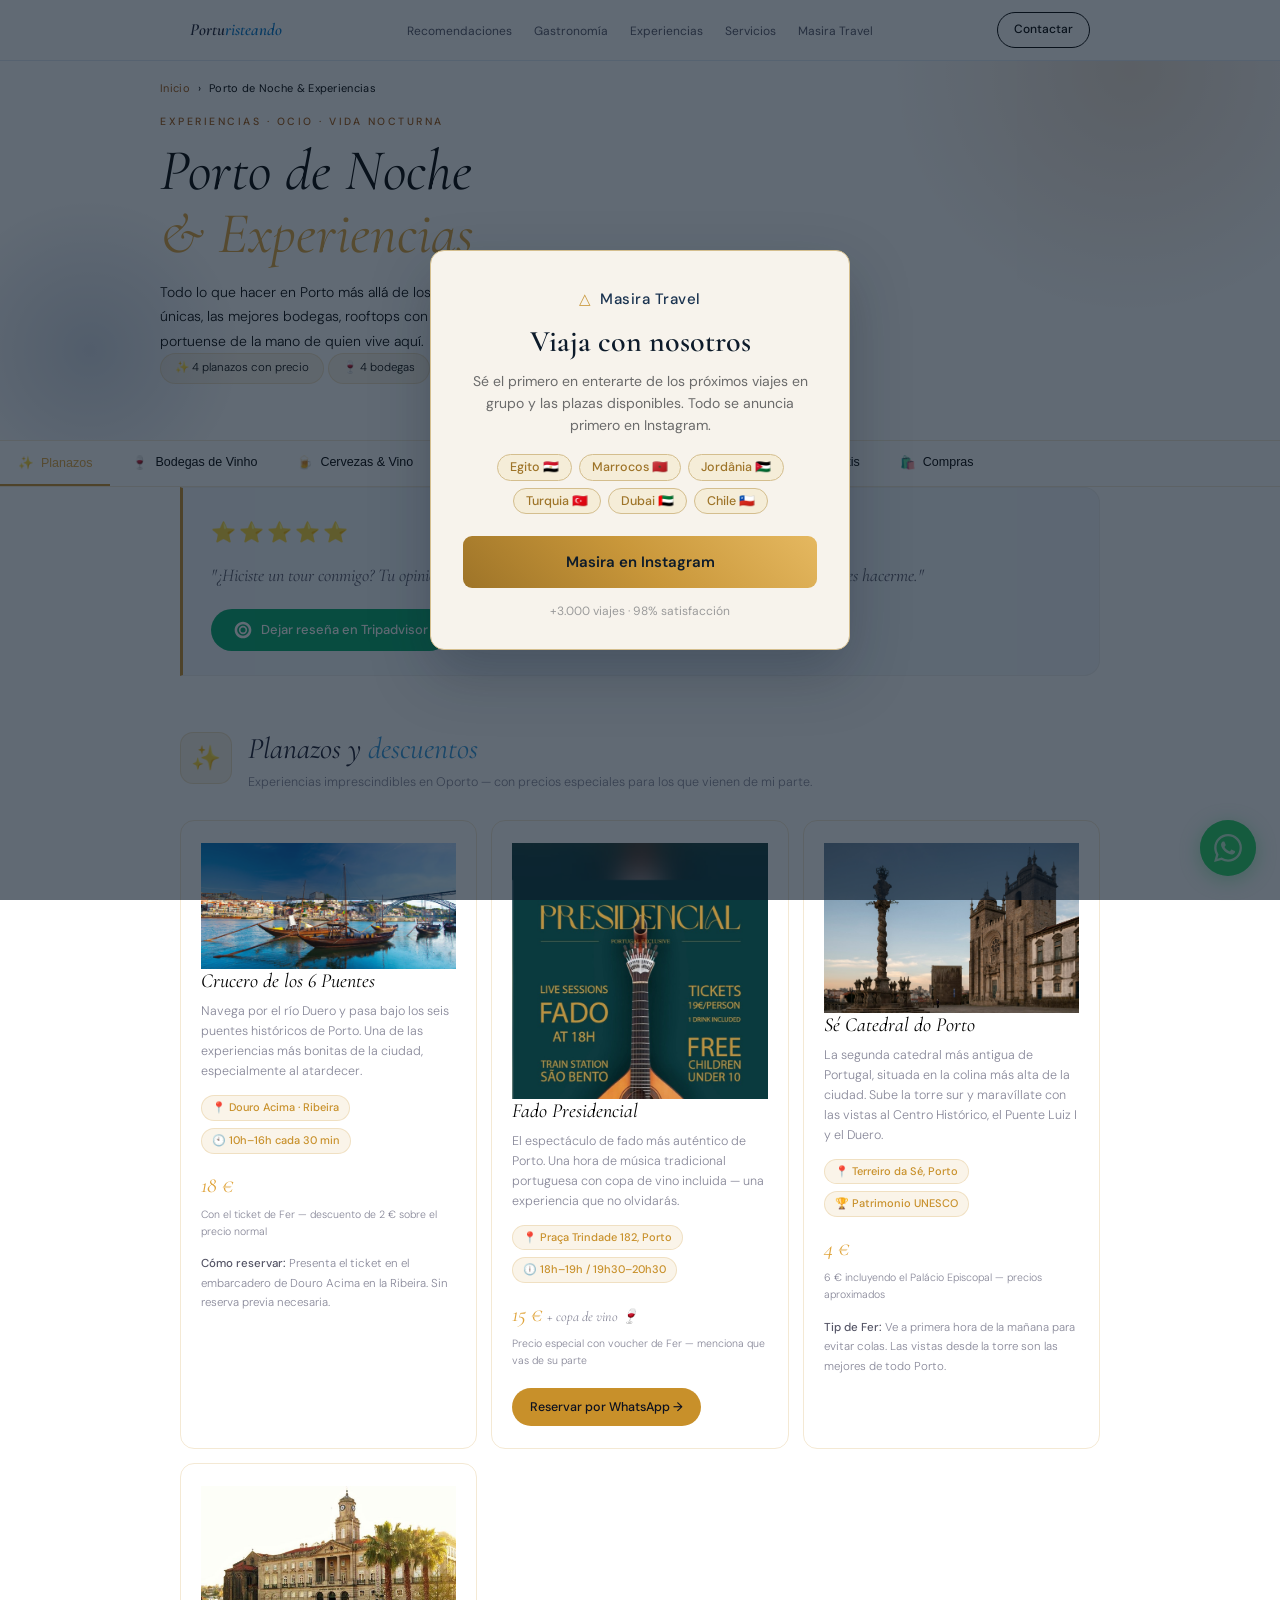
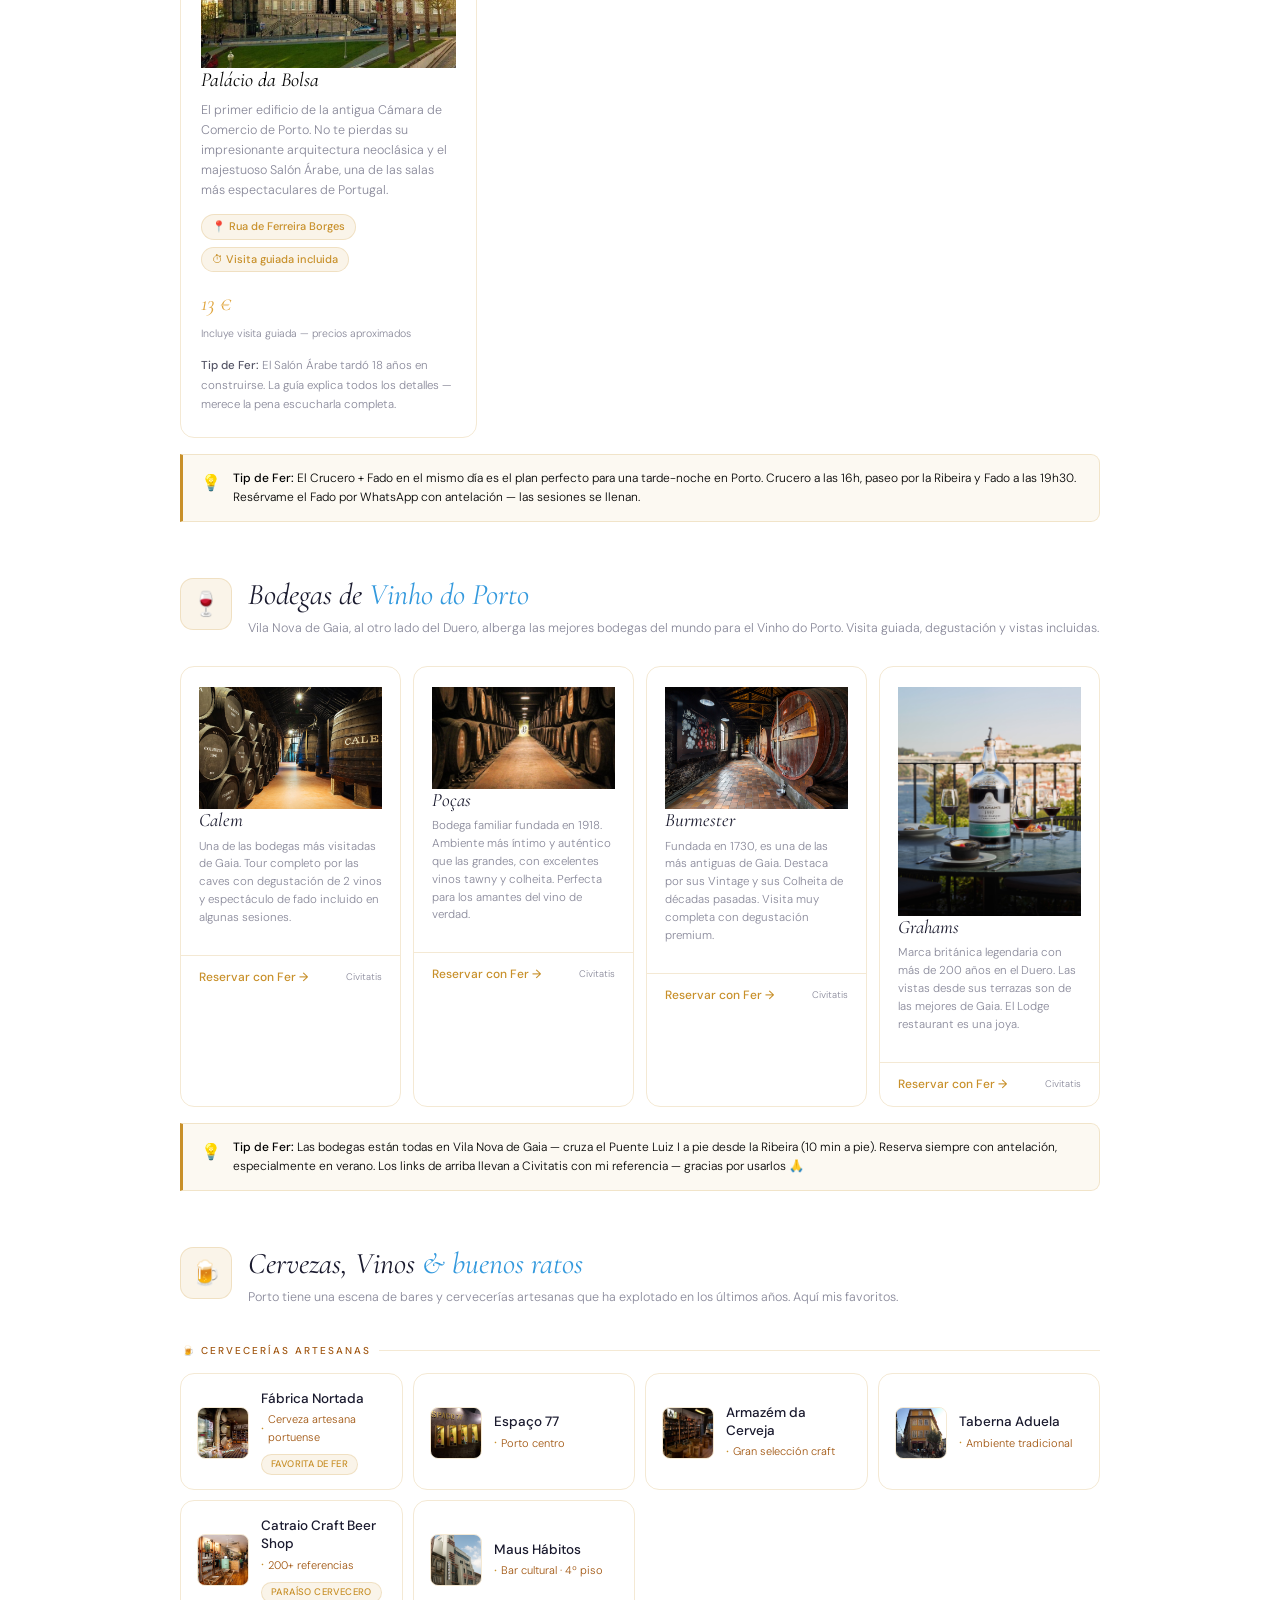
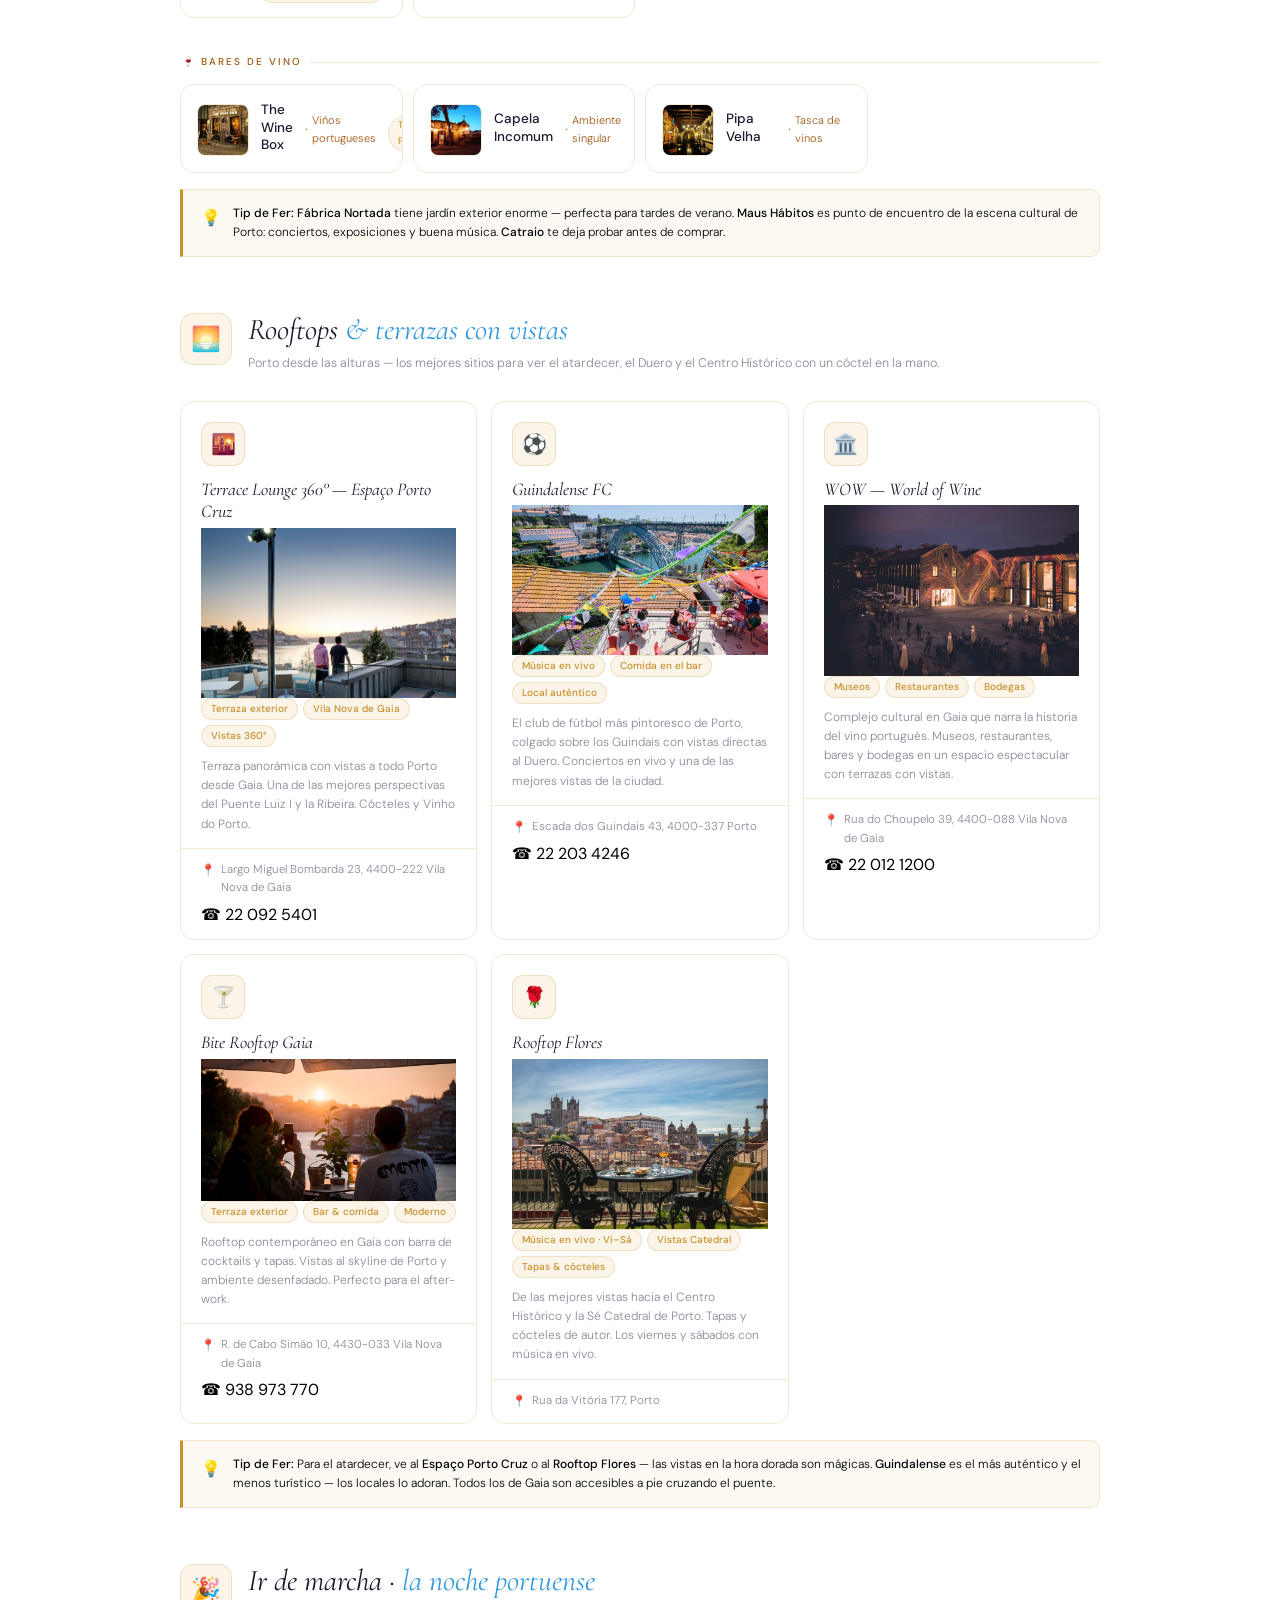
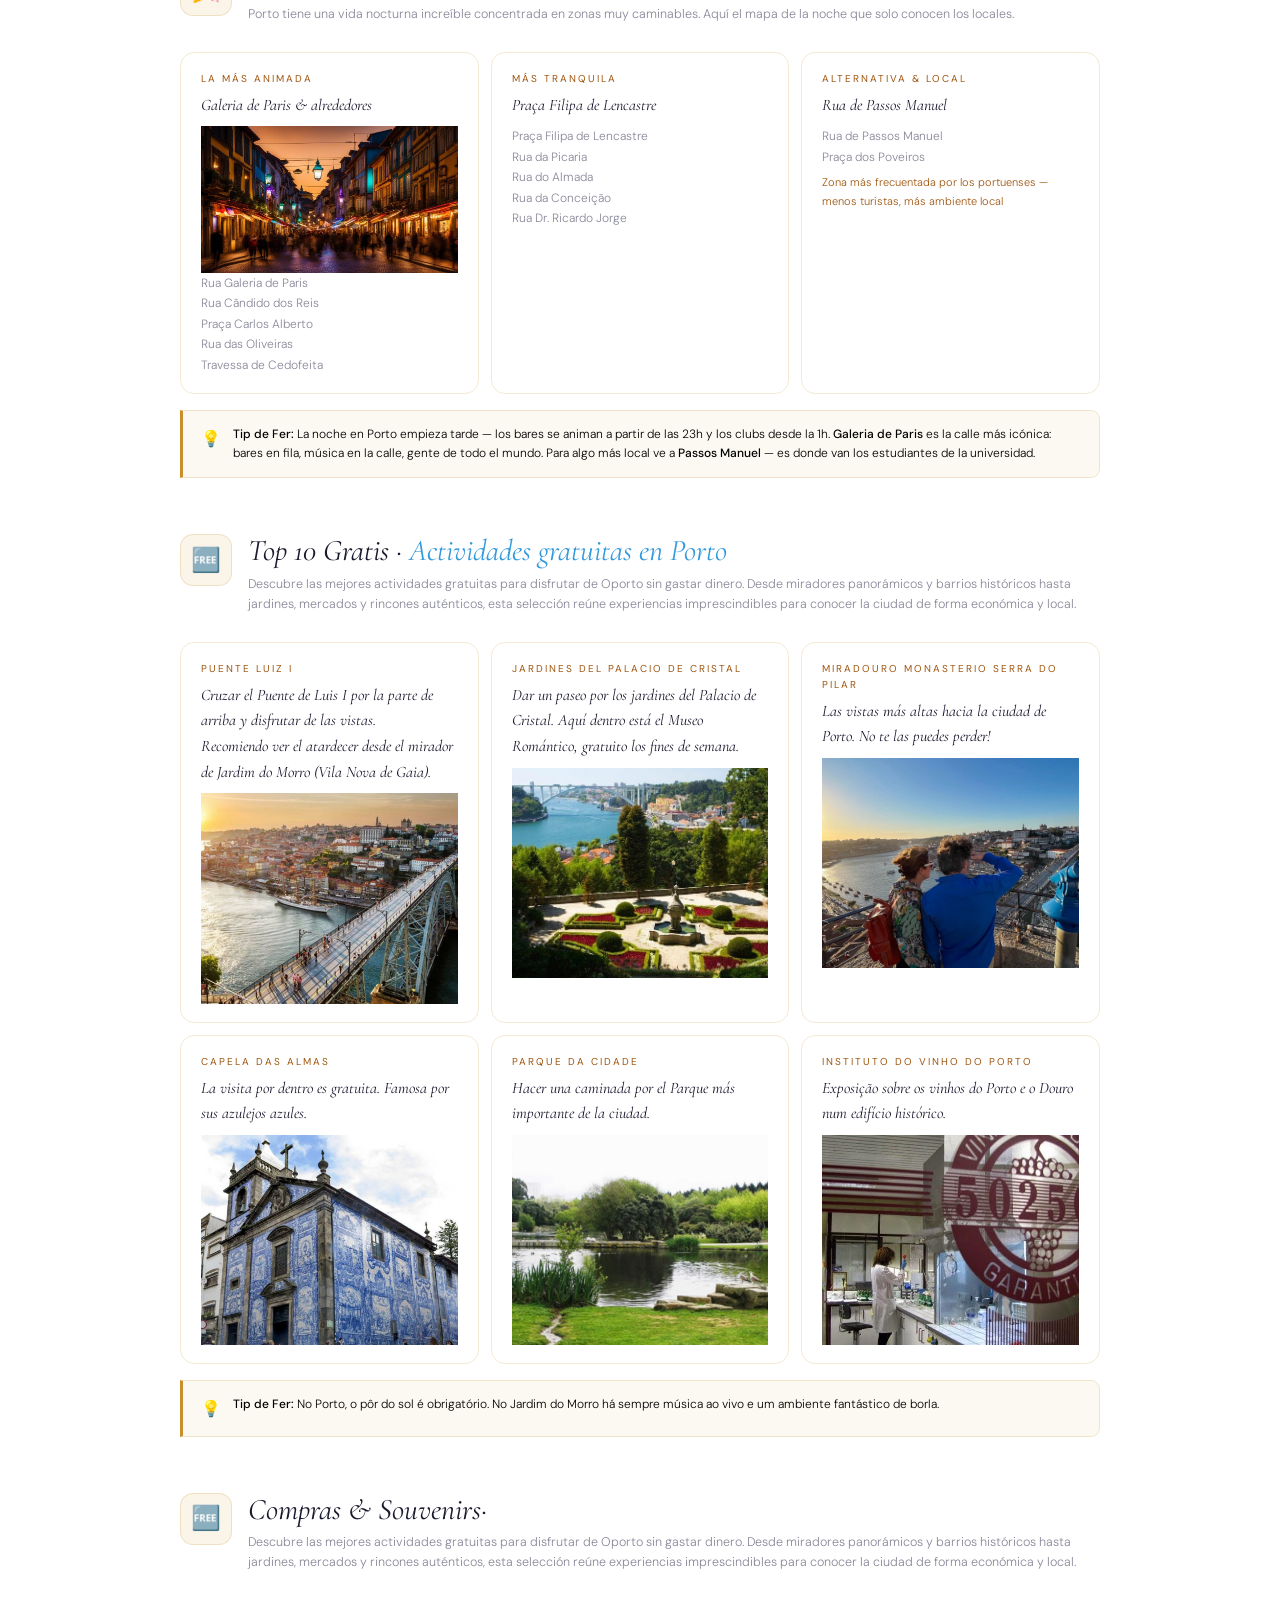
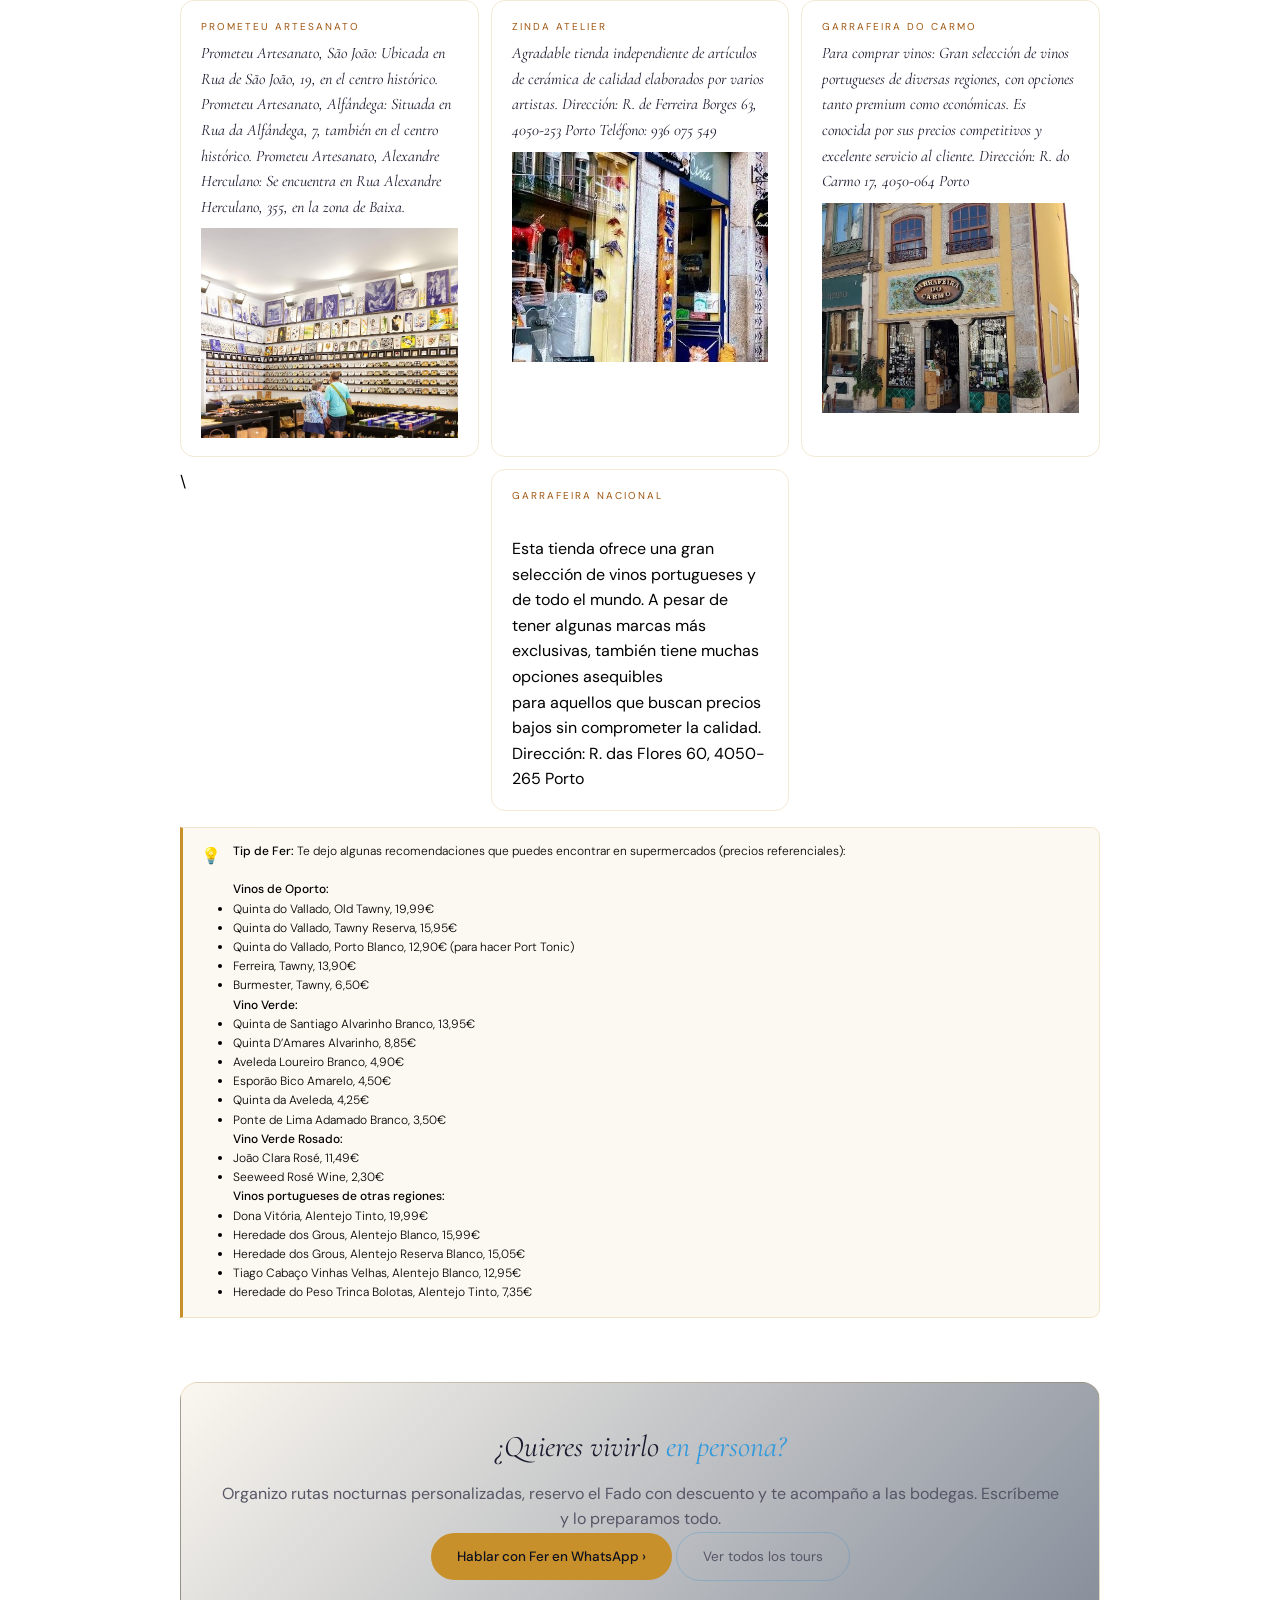
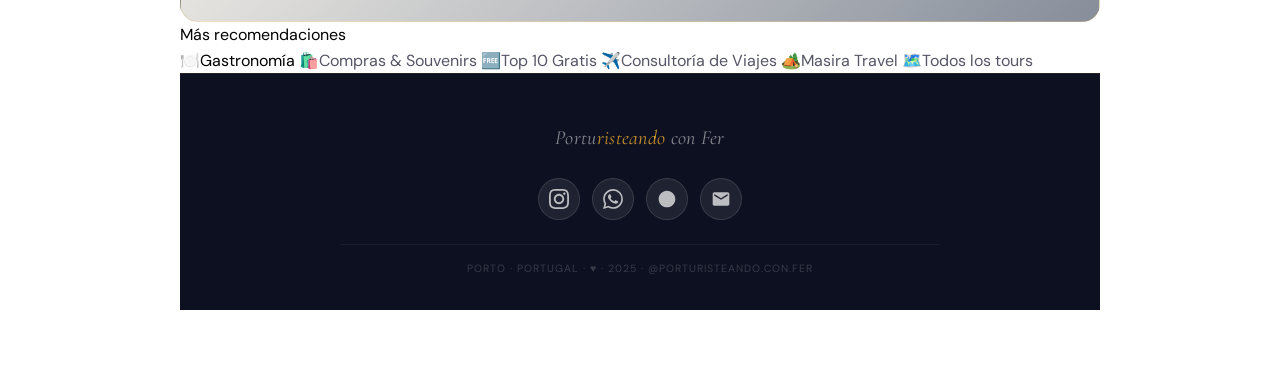
<file: experiencias.html>
<!doctype html>
<html lang="es">
  <head>
    <meta charset="UTF-8" />
    <meta name="viewport" content="width=device-width, initial-scale=1.0" />
    <meta
      name="description"
      content="Qué hacer en Oporto más allá de los monumentos — crucero por el Duero, Fado, bodegas de Vinho do Porto, rooftops, cervecerías y la mejor vida nocturna. Por Fer, guía española en Porto."
    />
    <meta
      name="keywords"
      content="qué hacer Oporto, bodegas porto, rooftops oporto, fado porto, crucero duero, vida nocturna porto, cervecerías porto"
    />
    <meta
      property="og:title"
      content="Porto de Noche & Experiencias · Porturisteando con Fer"
    />
    <meta
      property="og:description"
      content="Crucero, Fado, bodegas, rooftops y la mejor noche de Oporto — todo en un sitio."
    />
    <title>Porto de Noche & Experiencias · Porturisteando con Fer</title>
    <link rel="icon" href="data:image/svg+xml,<svg xmlns=%22http://www.w3.org/2000/svg%22 viewBox=%220 0 100 100%22><text y=%22.9em%22 font-size=%2280%22 fill=%22%23c8902a%22>△</text></svg>">
    <link rel="preconnect" href="https://fonts.googleapis.com" />
    <link rel="preconnect" href="https://fonts.gstatic.com" crossorigin />
    <link
      href="https://fonts.googleapis.com/css2?family=Cormorant+Garamond:ital,wght@0,300;0,400;0,600;1,300;1,400;1,600&family=DM+Sans:wght@300;400;500&display=swap"
      rel="stylesheet"
    />
    <link rel="stylesheet" href="styles.css" />
    <style>
      /* ── PAGE SPECIFIC: EXPERIENCE & BODEGA GRIDS ── */
      .subhero-glow2 {
        position: absolute;
        border-radius: 50%;
        pointer-events: none;
        width: 300px;
        height: 300px;
        bottom: -60px;
        left: -60px;
        background: radial-gradient(
          circle,
          rgba(20, 55, 120, 0.18) 0%,
          transparent 70%
        );
      }

      /* ── MAIN ── */
      .main {
        max-width: 960px;
        margin: 0 auto;
        padding: 0 20px 80px;
      }

      /* ── CAT SECTION ── */
      .cat-section {
        padding: 56px 0 0;
        scroll-margin-top: 130px;
      }
      .cat-header {
        display: flex;
        align-items: flex-start;
        gap: 16px;
        margin-bottom: 28px;
      }
      .cat-header-icon {
        width: 52px;
        height: 52px;
        border-radius: 13px;
        flex-shrink: 0;
        background: var(--gold-pale);
        border: 0.5px solid var(--gold-border);
        display: flex;
        align-items: center;
        justify-content: center;
        font-size: 24px;
      }
      .cat-header-label {
        font-size: 10px;
        letter-spacing: 2px;
        text-transform: uppercase;
        color: var(--gold-dim);
        margin-bottom: 5px;
      }
      .cat-header-title {
        font-family: "Cormorant Garamond", serif;
        font-size: clamp(22px, 4vw, 30px);
        font-style: italic;
        font-weight: 400;
        color: var(--cream);
        line-height: 1.15;
      }
      .cat-header-title em {
        color: var(--gold-light);
      }
      .cat-header-desc {
        font-size: 12.5px;
        color: var(--cream-faint);
        font-weight: 300;
        margin-top: 5px;
        line-height: 1.6;
      }

      /* ── EXPERIENCE CARDS (planazos) ── */
      .exp-grid {
        display: grid;
        grid-template-columns: repeat(auto-fill, minmax(280px, 1fr));
        gap: 14px;
      }
      .exp-card {
        background: var(--white06);
        border: 0.5px solid var(--gold-border);
        border-radius: var(--radius);
        padding: 22px 20px;
        transition: all 0.22s;
        position: relative;
        overflow: hidden;
      }
      .exp-card::before {
        content: "";
        position: absolute;
        top: 0;
        left: 0;
        right: 0;
        height: 2px;
        background: linear-gradient(90deg, var(--gold), var(--gold-light));
        transform: scaleX(0);
        transform-origin: left;
        transition: transform 0.3s;
      }
      .exp-card:hover {
        background: rgba(200, 144, 42, 0.06);
        border-color: rgba(200, 144, 42, 0.4);
        transform: translateY(-3px);
      }
      .exp-card:hover::before {
        transform: scaleX(1);
      }
      .exp-emoji {
        font-size: 30px;
        margin-bottom: 12px;
      }
      .exp-name {
        font-family: "Cormorant Garamond", serif;
        font-size: 20px;
        font-style: italic;
        color: var(--cream);
        margin-bottom: 8px;
        line-height: 1.2;
      }
      .exp-desc {
        font-size: 12.5px;
        color: var(--cream-faint);
        font-weight: 300;
        line-height: 1.6;
        margin-bottom: 14px;
      }
      .exp-meta {
        display: flex;
        flex-wrap: wrap;
        gap: 7px;
        margin-bottom: 14px;
      }
      .exp-tag {
        display: inline-flex;
        align-items: center;
        gap: 5px;
        background: var(--gold-pale);
        border: 0.5px solid var(--gold-border);
        border-radius: 20px;
        padding: 3px 10px;
        font-size: 11px;
        color: var(--gold);
        font-weight: 500;
      }
      .exp-price {
        font-size: 22px;
        font-family: "Cormorant Garamond", serif;
        font-style: italic;
        color: var(--gold-light);
        font-weight: 400;
        margin-bottom: 4px;
      }
      .exp-price-note {
        font-size: 10.5px;
        color: var(--cream-faint);
        font-weight: 300;
        margin-bottom: 14px;
      }
      .exp-cta {
        display: inline-flex;
        align-items: center;
        gap: 8px;
        background: var(--gold);
        color: #0c1020;
        font-weight: 500;
        font-size: 12.5px;
        padding: 9px 18px;
        border-radius: 30px;
        transition: all 0.2s;
        border: none;
        cursor: pointer;
      }
      .exp-cta:hover {
        background: var(--gold-light);
      }
      .exp-cta-outline {
        display: inline-flex;
        align-items: center;
        gap: 8px;
        background: transparent;
        border: 0.5px solid var(--gold-border);
        color: var(--cream-dim);
        font-size: 12.5px;
        padding: 9px 18px;
        border-radius: 30px;
        transition: all 0.2s;
        cursor: pointer;
      }
      .exp-cta-outline:hover {
        background: var(--gold-pale);
        color: var(--cream);
      }
      .exp-detail {
        font-size: 11.5px;
        color: var(--text-light);
        font-weight: 300;
        line-height: 1.7;
      } /* Changed to use text-light */
      .exp-detail strong {
        color: var(--text-medium);
        font-weight: 500;
      } /* Changed to use text-medium */

      /* ── BODEGA CARDS ── */
      .bodega-grid {
        display: grid;
        grid-template-columns: repeat(auto-fill, minmax(210px, 1fr));
        gap: 12px;
      }
      .bodega-card {
        background: var(--dark-transparent-06);
        border: 0.5px solid var(--gold-border);
        border-radius: var(--radius);
        overflow: hidden;
        transition: all 0.22s;
      } /* Changed for light theme */
      .bodega-card:hover {
        border-color: rgba(0, 71, 171, 0.45);
        transform: translateY(-3px);
      } /* Changed for blue theme */
      .bodega-top {
        padding: 20px 18px 14px;
      }
      .bodega-num {
        font-size: 10px;
        letter-spacing: 1.5px;
        text-transform: uppercase;
        color: var(--gold-dim);
        margin-bottom: 6px;
      }
      .bodega-name {
        font-family: "Cormorant Garamond", serif;
        font-size: 19px;
        font-style: italic;
        color: var(--text-dark);
        margin-bottom: 6px;
        line-height: 1.2;
      } /* Changed to use text-dark */
      .bodega-desc {
        font-size: 11.5px;
        color: var(--text-light);
        font-weight: 300;
        line-height: 1.55;
        margin-bottom: 14px;
      } /* Changed to use text-light */
      .bodega-footer {
        border-top: 0.5px solid var(--gold-border);
        padding: 12px 18px;
        display: flex;
        align-items: center;
        justify-content: space-between;
      }
      .bodega-cta {
        font-size: 12px;
        color: var(--gold);
        font-weight: 500;
        display: flex;
        align-items: center;
        gap: 5px;
        transition: gap 0.2s;
      }
      .bodega-card:hover .bodega-cta {
        gap: 9px;
      }
      .bodega-badge {
        font-size: 9.5px;
        color: var(--text-light);
        font-weight: 300;
      } /* Changed to use text-light */

      /* ── LIST CARDS (cervezas) ── */
      .list-grid {
        display: grid;
        grid-template-columns: repeat(auto-fill, minmax(200px, 1fr));
        gap: 10px;
      }
      .list-card {
        background: var(--white06);
        border: 0.5px solid var(--gold-border);
        border-radius: var(--radius);
        padding: 16px 16px 14px;
        transition: all 0.22s;
        position: relative;
        overflow: hidden;
      }
      .list-card::after {
        content: "";
        position: absolute;
        bottom: 0;
        left: 0;
        right: 0;
        height: 2px;
        background: linear-gradient(90deg, var(--gold), var(--gold-light));
        transform: scaleX(0);
        transform-origin: left;
        transition: transform 0.3s;
      }
      .list-card:hover {
        background: rgba(0, 71, 171, 0.06);
        border-color: rgba(0, 71, 171, 0.38);
        transform: translateY(-2px);
      } /* Changed for blue theme */
      .list-card:hover::after {
        transform: scaleX(1);
      }
      .list-name {
        font-size: 13.5px;
        font-weight: 500;
        color: var(--text-dark);
        margin-bottom: 4px;
        line-height: 1.3;
      } /* Changed to use text-dark */
      .list-sub {
        font-size: 11px;
        color: var(--gold-dim);
        font-weight: 300;
        display: flex;
        align-items: center;
        gap: 4px;
      }
      .list-sub::before {
        content: "·";
        font-size: 16px;
        color: var(--gold);
        line-height: 1;
        flex-shrink: 0;
      }
      .list-badge {
        display: inline-block;
        margin-top: 8px;
        background: var(--gold-pale);
        border: 0.5px solid var(--gold-border);
        border-radius: 20px;
        padding: 2px 9px;
        font-size: 9.5px;
        color: var(--gold);
        font-weight: 500;
        letter-spacing: 0.4px;
        text-transform: uppercase;
      }

      /* ── ZONA MARCHA ── */
      .zona-grid {
        display: grid;
        grid-template-columns: repeat(auto-fill, minmax(280px, 1fr));
        gap: 12px;
        margin-top: 28px;
      }
      .zona-card {
        background: var(--dark-transparent-06);
        border: 0.5px solid var(--gold-border);
        border-radius: var(--radius);
        padding: 18px 20px;
      } /* Changed for light theme */
      .zona-num {
        font-size: 10px;
        letter-spacing: 2px;
        text-transform: uppercase;
        color: var(--gold-dim);
        margin-bottom: 6px;
      }
      .zona-title {
        font-family: "Cormorant Garamond", serif;
        font-size: 16px;
        font-style: italic;
        color: var(--text-dark);
        margin-bottom: 8px;
      } /* Changed to use text-dark */
      .zona-streets {
        font-size: 12px;
        color: var(--text-light);
        line-height: 1.7;
        font-weight: 300;
      } /* Changed to use text-light */

      /* ── ROOFTOP CARDS ── */
      .roof-grid {
        display: grid;
        grid-template-columns: repeat(auto-fill, minmax(280px, 1fr));
        gap: 14px;
      }
      .roof-card {
        background: var(--dark-transparent-06);
        border: 0.5px solid var(--gold-border);
        border-radius: var(--radius);
        overflow: hidden;
        transition: all 0.22s;
      } /* Changed for light theme */
      .roof-card:hover {
        border-color: rgba(0, 71, 171, 0.45);
        transform: translateY(-3px);
      } /* Changed for blue theme */
      .roof-header {
        padding: 20px 20px 0;
      }
      .roof-emoji-wrap {
        width: 44px;
        height: 44px;
        border-radius: 11px;
        background: var(--gold-pale);
        border: 0.5px solid var(--gold-border);
        display: flex;
        align-items: center;
        justify-content: center;
        font-size: 20px;
        margin-bottom: 12px;
      }
      .roof-name {
        font-family: "Cormorant Garamond", serif;
        font-size: 18px;
        font-style: italic;
        color: var(--text-dark);
        margin-bottom: 5px;
        line-height: 1.25;
      } /* Changed to use text-dark */
      .roof-tags {
        display: flex;
        flex-wrap: wrap;
        gap: 5px;
        margin-bottom: 10px;
      }
      .roof-tag {
        font-size: 10px;
        background: var(--gold-pale);
        border: 0.5px solid var(--gold-border);
        border-radius: 20px;
        padding: 2px 9px;
        color: var(--gold);
        font-weight: 500;
      }
      .roof-desc {
        font-size: 12px;
        color: var(--text-light);
        font-weight: 300;
        line-height: 1.6;
        margin-bottom: 14px;
        padding: 0 20px;
      } /* Changed to use text-light */
      .roof-footer {
        border-top: 0.5px solid var(--gold-border);
        padding: 12px 20px;
        display: flex;
        flex-direction: column;
        gap: 4px;
      }
      .roof-address {
        font-size: 11.5px;
        color: var(--text-light);
        font-weight: 300;
        display: flex;
        align-items: flex-start;
        gap: 6px;
      } /* Changed to use text-light */
      .roof-address-icon {
        color: var(--gold);
        flex-shrink: 0;
        margin-top: 1px;
      }

      /* ── SUB-SECTION HEADER ── */
      .sub-section {
        margin-top: 36px;
      }
      .sub-label {
        font-size: 10px;
        letter-spacing: 2px;
        text-transform: uppercase;
        color: var(--gold-dim);
        font-weight: 500;
        margin-bottom: 14px;
        padding-left: 2px;
        display: flex;
        align-items: center;
        gap: 8px;
      }
      .sub-label::after {
        content: "";
        flex: 1;
        height: 0.5px;
        background: var(--gold-border);
      }

      /* ── CTA BOTTOM ── */
      .cta-bottom {
        margin-top: 64px;
        background: linear-gradient(
          135deg,
          rgba(200, 144, 42, 0.07),
          rgba(15, 30, 55, 0.5)
        );
        border: 0.5px solid var(--gold-border);
        border-radius: 18px;
        padding: 40px 36px;
        text-align: center;
      }
      .cta-bottom-title {
        font-family: "Cormorant Garamond", serif;
        font-size: clamp(22px, 4vw, 30px);
        font-style: italic;
        color: var(--cream);
        margin-bottom: 10px;
      }

      /* ── RESPONSIVE ── */
      @media (max-width: 680px) {
        .exp-grid,
        .roof-grid {
          grid-template-columns: 1fr;
        }
        .bodega-grid,
        .list-grid {
          grid-template-columns: 1fr 1fr;
        }
      }
      @media (max-width: 400px) {
        .bodega-grid,
        .list-grid {
          grid-template-columns: 1fr;
        }
      }
    </style>
  </head>
  <body>
 <!-- NAV -->
<nav>
  <div class="nav-inner">
    <a href="index.html" class="nav-logo"
          >Portu<span>risteando</span></a
        >
    <ul class="nav-links">
      <li><a href="index.html#recomendaciones">Recomendaciones</a></li>
      <li><a href="gastronomia.html">Gastronomía</a></li>
      <li><a href="experiencias.html">Experiencias</a></li>
      <li><a href="index.html#servicios">Servicios</a></li>
      <li><a href="index.html#masira">Masira Travel</a></li>
    </ul>
   <a href="https://wa.me/351910210968" class="nav-cta" style="color: #000000; background: transparent; border: 1px solid #000000;">
  Contactar
</a>
<button id="menuBtn" class="nav-menu-btn">
     <span></span>
     <span></span>
     <span></span>
   </button>
  </div>
</nav>

    <!-- MOBILE MENU -->
  <div id="mobileMenu" class="mobile-menu">
  <a href="index.html" class="menu-link">Porturisteando</a>
  <a href="gastronomia.html" class="menu-link">Gastronomía</a>
  <a href="index.html#servicios" class="menu-link">Servicios</a>
  <a href="index.html#masira" class="menu-link">Masira Travel</a>
  <a href="https://wa.me/351910210968" class="menu-link">Contactar</a>
</div>

    <!-- HERO -->
   <section class="subhero" id="inicio">
  <div class="subhero-glow"></div>
  <div class="subhero-glow2"></div>
  <div class="subhero-inner">
    <div class="breadcrumb fade-in">
      <a href="index.html">Inicio</a>
      <span>›</span>
      <span>Porto de Noche & Experiencias</span>
    </div>
    <div class="subhero-label fade-in">Experiencias · Ocio · Vida nocturna</div>
    <h1 class="subhero-title fade-in">
      Porto de Noche<br><em>&amp; Experiencias</em>
    </h1>
    <p class="subhero-desc fade-in" style="margin-top:10px">
      Todo lo que hacer en Porto más allá de los monumentos — experiencias
      únicas, las mejores bodegas, rooftops con vistas al Duero y la noche
      portuense de la mano de quien vive aquí.
    </p>
    <div class="subhero-meta fade-in">
      <div class="subhero-pill">✨ 4 planazos con precio</div>
      <div class="subhero-pill">🍷 4 bodegas</div>
      <div class="subhero-pill">🌅 5 rooftops</div>
      <div class="subhero-pill">🎉 Zonas de marcha</div>
    </div>
  </div>
</section>

    <!-- CAT NAV -->
    <div class="cat-nav" id="catNav">
      <div class="cat-nav-inner">
        <button class="cat-nav-btn active">
          <span class="cat-nav-emoji">✨</span>Planazos
        </button>
        <button class="cat-nav-btn">
          <span class="cat-nav-emoji">🍷</span>Bodegas de Vinho
        </button>
        <button class="cat-nav-btn">
          <span class="cat-nav-emoji">🍺</span>Cervezas & Vino
        </button>
        <button class="cat-nav-btn">
          <span class="cat-nav-emoji">🌅</span>Rooftops & Terrazas
        </button>
        <button class="cat-nav-btn">
          <span class="cat-nav-emoji">🎉</span>Ir de Marcha
        </button>
        <button class="cat-nav-btn">
          <span class="cat-nav-emoji">🆓</span>Top 10 Gratis 
        </button>
          <button class="cat-nav-btn">
          <span class="cat-nav-emoji">🛍️</span>Compras 
        </button>
      </div>
    </div>
  
    <!-- MAIN -->
    <div class="main">
      <!-- 0 · Tripadvisor -->
    <div class="intro-review">
        <div class="review-prompt">
          <div class="review-stars">⭐⭐⭐⭐⭐</div>
          <p class="review-text">
            "¿Hiciste un tour conmigo? Tu opinión me ayuda a llegar 
            a más viajeros — es el mayor regalo que puedes hacerme."
          </p>
         <a href="https://bit.ly/2WlxYpE" target="_blank" class="review-cta">
  <svg width="20" height="20" viewBox="0 0 24 24" fill="#fff" xmlns="http://www.w3.org/2000/svg">
    <path d="M12 2C6.477 2 2 6.477 2 12s4.477 10 10 10 10-4.477 10-10S17.523 2 12 2zm0 3a7 7 0 110 14A7 7 0 0112 5zm0 2a5 5 0 100 10A5 5 0 0012 7zm0 2a3 3 0 110 6 3 3 0 010-6z"/>
  </svg>
  Dejar reseña en Tripadvisor
</a>
        </div>

      <!-- ══ 1 · PLANAZOS ══ -->
      <section class="cat-section fade-in" id="planazos">
        <div class="cat-header">
          <div class="cat-header-icon">✨</div>
          <div class="cat-header-text">
            <div class="cat-header-title" style="color: var(--text-dark)">
              Planazos y <em style="color: var(--light-blue)">descuentos</em>
            </div>
            <div class="cat-header-desc" style="color: var(--text-light)">
              Experiencias imprescindibles en Oporto — con precios especiales
              para los que vienen de mi parte.
            </div>
          </div>
        </div>

        <div class="exp-grid">
          <!-- Crucero -->
          <div class="exp-card">
            <div class="tour-img">
              <img src="images/cruise.jpg" />
            </div>
            <div class="exp-name">Crucero de los 6 Puentes</div>
            <div class="exp-desc" style="color: var(--text-light)">
              Navega por el río Duero y pasa bajo los seis puentes históricos de
              Porto. Una de las experiencias más bonitas de la ciudad,
              especialmente al atardecer.
            </div>
            <div class="exp-meta">
              <span class="exp-tag">📍 Douro Acima · Ribeira</span>
              <span class="exp-tag">🕙 10h–16h cada 30 min</span>
            </div>
            <div class="exp-price">18 €</div>
            <div class="exp-price-note" style="color: var(--text-light)">
              Con el ticket de Fer — descuento de 2 € sobre el precio normal
            </div>
            <div class="exp-detail" style="color: var(--text-light)">
              <strong>Cómo reservar:</strong> Presenta el ticket en el
              embarcadero de Douro Acima en la Ribeira. Sin reserva previa
              necesaria.
            </div>
          </div>

          <!-- Fado -->
          <div class="exp-card">
            <div class="tour-img">
              <img src="images/fado.jpg" />
            </div>
            <div class="exp-name">Fado Presidencial</div>
            <div class="exp-desc" style="color: var(--text-light)">
              El espectáculo de fado más auténtico de Porto. Una hora de música
              tradicional portuguesa con copa de vino incluida — una experiencia
              que no olvidarás.
            </div>
            <div class="exp-meta">
              <span class="exp-tag">📍 Praça Trindade 182, Porto</span>
              <span class="exp-tag">🕕 18h–19h / 19h30–20h30</span>
            </div>
            <div class="exp-price">
              15 €
              <span style="font-size: 14px; color: var(--text-light)"
                >+ copa de vino 🍷</span
              >
            </div>
            <div class="exp-price-note" style="color: var(--text-light)">
              Precio especial con voucher de Fer — menciona que vas de su parte
            </div>
            <a
              href="https://wa.link/xp9h7b"
              target="_blank"
              class="exp-cta"
              style="margin-top: 4px"
              >Reservar por WhatsApp →</a
            >
          </div>

          <!-- Sé Catedral -->
          <div class="exp-card">
            <div class="tour-img">
              <img src="images/catedral.jpg" />
            </div>
            <div class="exp-name">Sé Catedral do Porto</div>
            <div class="exp-desc" style="color: var(--text-light)">
              La segunda catedral más antigua de Portugal, situada en la colina
              más alta de la ciudad. Sube la torre sur y maravíllate con las
              vistas al Centro Histórico, el Puente Luiz I y el Duero.
            </div>
            <div class="exp-meta">
              <span class="exp-tag">📍 Terreiro da Sé, Porto</span>
              <span class="exp-tag">🏆 Patrimonio UNESCO</span>
            </div>
            <div class="exp-price">4 €</div>
            <div class="exp-price-note" style="color: var(--text-light)">
              6 € incluyendo el Palácio Episcopal — precios aproximados
            </div>
            <div class="exp-detail" style="color: var(--text-light)">
              <strong>Tip de Fer:</strong> Ve a primera hora de la mañana para
              evitar colas. Las vistas desde la torre son las mejores de todo
              Porto.
            </div>
          </div>

          <!-- Palácio da Bolsa -->
          <div class="exp-card">
            <div class="tour-img">
              <img src="images/palacio.jpg" />
            </div>
            <div class="exp-name">Palácio da Bolsa</div>
            <div class="exp-desc" style="color: var(--text-light)">
              El primer edificio de la antigua Cámara de Comercio de Porto. No
              te pierdas su impresionante arquitectura neoclásica y el
              majestuoso Salón Árabe, una de las salas más espectaculares de
              Portugal.
            </div>
            <div class="exp-meta">
              <span class="exp-tag">📍 Rua de Ferreira Borges</span>
              <span class="exp-tag">⏱ Visita guiada incluida</span>
            </div>
            <div class="exp-price">13 €</div>
            <div class="exp-price-note" style="color: var(--text-light)">
              Incluye visita guiada — precios aproximados
            </div>
            <div class="exp-detail" style="color: var(--text-light)">
              <strong>Tip de Fer:</strong> El Salón Árabe tardó 18 años en
              construirse. La guía explica todos los detalles — merece la pena
              escucharla completa.
            </div>
          </div>
        </div>
        <div class="tip-box">
          <div class="tip-icon">💡</div>
          <div class="tip-text">
            <strong>Tip de Fer:</strong> El Crucero + Fado en el mismo día es el
            plan perfecto para una tarde-noche en Porto. Crucero a las 16h,
            paseo por la Ribeira y Fado a las 19h30. Resérvame el Fado por
            WhatsApp con antelación — las sesiones se llenan.
          </div>
        </div>
      </section>

      <div class="section-divider"></div>

      <!-- ══ 2 · BODEGAS ══ -->
      <section class="cat-section fade-in" id="bodegas">
        <div class="cat-header">
          <div class="cat-header-icon">🍷</div>
          <div class="cat-header-text">
            <div class="cat-header-title" style="color: var(--text-dark)">
              Bodegas de
              <em style="color: var(--light-blue)">Vinho do Porto</em>
            </div>
            <div class="cat-header-desc" style="color: var(--text-light)">
              Vila Nova de Gaia, al otro lado del Duero, alberga las mejores
              bodegas del mundo para el Vinho do Porto. Visita guiada,
              degustación y vistas incluidas.
            </div>
          </div>
        </div>

        <div class="bodega-grid">
          <div class="bodega-card">
            <div class="bodega-top">
              <div class="tour-img">
                <img src="images/calem.jpg" />
              </div>
              <div class="bodega-name" style="color: var(--text-dark)">
                Calem
              </div>
              <div class="bodega-desc" style="color: var(--text-light)">
                Una de las bodegas más visitadas de Gaia. Tour completo por las
                caves con degustación de 2 vinos y espectáculo de fado incluido
                en algunas sesiones.
              </div>
            </div>
            <div class="bodega-footer">
              <a
                href="https://www.civitatis.com/es/oporto/visita-guiada-bodega-calem/?aid=12861&cmp=guiafernanda"
                target="_blank"
                class="bodega-cta"
                >Reservar con Fer →</a
              >
              <span class="bodega-badge">Civitatis</span>
            </div>
          </div>

          <div class="bodega-card">
            <div class="bodega-top">
              <div class="tour-img">
                <img src="images/pocas.jpg" />
              </div>
              <div class="bodega-name" style="color: var(--text-dark)">
                Poças
              </div>
              <div class="bodega-desc" style="color: var(--text-light)">
                Bodega familiar fundada en 1918. Ambiente más íntimo y auténtico
                que las grandes, con excelentes vinos tawny y colheita. Perfecta
                para los amantes del vino de verdad.
              </div>
            </div>
            <div class="bodega-footer">
              <a
                href="https://www.civitatis.com/es/oporto/visita-bodega-pocas/?aid=12861&cmp=guiafernanda"
                target="_blank"
                class="bodega-cta"
                >Reservar con Fer →</a
              >
              <span class="bodega-badge">Civitatis</span>
            </div>
          </div>

          <div class="bodega-card">
            <div class="bodega-top">
              <div class="tour-img">
                <img src="images/burmester.jpg" />
              </div>
              <div class="bodega-name" style="color: var(--text-dark)">
                Burmester
              </div>
              <div class="bodega-desc" style="color: var(--text-light)">
                Fundada en 1730, es una de las más antiguas de Gaia. Destaca por
                sus Vintage y sus Colheita de décadas pasadas. Visita muy
                completa con degustación premium.
              </div>
            </div>
            <div class="bodega-footer">
              <a
                href="https://www.civitatis.com/es/oporto/visita-bodega-burmester/?aid=12861&cmp=guiafernanda"
                target="_blank"
                class="bodega-cta"
                >Reservar con Fer →</a
              >
              <span class="bodega-badge">Civitatis</span>
            </div>
          </div>

          <div class="bodega-card">
            <div class="bodega-top">
              <div class="tour-img">
                <img src="images/grahams.jpg" />
              </div>
              <div class="bodega-name" style="color: var(--text-dark)">
                Grahams
              </div>
              <div class="bodega-desc" style="color: var(--text-light)">
                Marca británica legendaria con más de 200 años en el Duero. Las
                vistas desde sus terrazas son de las mejores de Gaia. El Lodge
                restaurant es una joya.
              </div>
            </div>
            <div class="bodega-footer">
              <a
                href="https://www.civitatis.com/es/oporto/visita-bodega-grahams/?aid=12861&cmp=guiafernanda"
                target="_blank"
                class="bodega-cta"
                >Reservar con Fer →</a
              >
              <span class="bodega-badge">Civitatis</span>
            </div>
          </div>
        </div>
        <div class="tip-box">
          <div class="tip-icon">💡</div>
          <div class="tip-text">
            <strong>Tip de Fer:</strong> Las bodegas están todas en Vila Nova de
            Gaia — cruza el Puente Luiz I a pie desde la Ribeira (10 min a pie).
            Reserva siempre con antelación, especialmente en verano. Los links
            de arriba llevan a Civitatis con mi referencia — gracias por usarlos
            🙏
          </div>
        </div>
      </section>

      <div class="section-divider"></div>

      <!-- ══ 3 · CERVEZAS & VINO ══ -->
      <section class="cat-section fade-in" id="cervezas">
        <div class="cat-header">
          <div class="cat-header-icon">🍺</div>
          <div class="cat-header-text">
            <div class="cat-header-title" style="color: var(--text-dark)">
              Cervezas, Vinos
              <em style="color: var(--light-blue)">&amp; buenos ratos</em>
            </div>
            <div class="cat-header-desc" style="color: var(--text-light)">
              Porto tiene una escena de bares y cervecerías artesanas que ha
              explotado en los últimos años. Aquí mis favoritos.
            </div>
          </div>
        </div>

        <div class="sub-section">
          <div class="sub-label">🍺 Cervecerías artesanas</div>
          <div class="list-grid">

  <div class="list-card">
    <img src="images/nortada.jpg" alt="Fábrica Nortada" class="list-card-img">
    <div>
      <div class="list-name">Fábrica Nortada</div>
      <div class="list-sub">Cerveza artesana portuense</div>
      <div class="list-badge">Favorita de Fer</div>
    </div>
  </div>

  <div class="list-card">
    <img src="images/77.jpg" alt="Espaço 77" class="list-card-img">
    <div>
      <div class="list-name">Espaço 77</div>
      <div class="list-sub">Porto centro</div>
    </div>
  </div>

  <div class="list-card">
    <img src="images/armazem.jpg" alt="Armazém da Cerveja" class="list-card-img">
    <div>
      <div class="list-name">Armazém da Cerveja</div>
      <div class="list-sub">Gran selección craft</div>
    </div>
  </div>

  <div class="list-card">
    <img src="images/taberna.jpg" alt="Taberna Aduela" class="list-card-img">
    <div>
      <div class="list-name">Taberna Aduela</div>
      <div class="list-sub">Ambiente tradicional</div>
    </div>
  </div>

  <div class="list-card">
    <img src="images/beer.jpg" alt="Catraio Craft Beer Shop" class="list-card-img">
    <div>
      <div class="list-name">Catraio Craft Beer Shop</div>
      <div class="list-sub">200+ referencias</div>
      <div class="list-badge">Paraíso cervecero</div>
    </div>
  </div>

  <div class="list-card">
    <img src="images/maus.jpg" alt="Maus Hábitos" class="list-card-img">
    <div>
      <div class="list-name">Maus Hábitos</div>
      <div class="list-sub">Bar cultural · 4º piso</div>
    </div>
  </div>

</div>
        <div class="sub-section">
          <div class="sub-label">🍷 Bares de vino</div>
          <div class="list-grid">
            <div class="list-card">
               <img src="images/wine.jpg" alt="The Wine Box" class="list-card-img">
              <div class="list-name">The Wine Box</div>
              <div class="list-sub">Viños portugueses</div>
              <div class="list-badge">Top pick</div>
            </div>
            <div class="list-card">
              <img src="images/capela.jpeg" alt="Capela Incomum" class="list-card-img">
              <div class="list-name">Capela Incomum</div>
              <div class="list-sub">Ambiente singular</div>

            </div>
            <div class="list-card">
              <img src="images/pipa.jpg" alt="Pipa Velha" class="list-card-img">
              <div class="list-name">Pipa Velha</div>
              <div class="list-sub">Tasca de vinos</div>
            </div>
          </div>
        </div>

        <div class="tip-box">
          <div class="tip-icon">💡</div>
          <div class="tip-text">
            <strong>Tip de Fer:</strong> <strong>Fábrica Nortada</strong> tiene
            jardín exterior enorme — perfecta para tardes de verano.
            <strong>Maus Hábitos</strong> es punto de encuentro de la escena
            cultural de Porto: conciertos, exposiciones y buena música.
            <strong>Catraio</strong> te deja probar antes de comprar.
          </div>
        </div>
      </section>

      <div class="section-divider"></div>

      <!-- ══ 4 · ROOFTOPS ══ -->
      <section class="cat-section fade-in" id="rooftops">
        <div class="cat-header">
          <div class="cat-header-icon">🌅</div>
          <div class="cat-header-text">
            <div class="cat-header-title" style="color: var(--text-dark)">
              Rooftops
              <em style="color: var(--light-blue)"
                >&amp; terrazas con vistas</em
              >
            </div>
            <div class="cat-header-desc" style="color: var(--text-light)">
              Porto desde las alturas — los mejores sitios para ver el
              atardecer, el Duero y el Centro Histórico con un cóctel en la
              mano.
            </div>
          </div>
        </div>
        <div class="roof-grid">
          <div class="roof-card">
            <div class="roof-header">
              <div class="roof-emoji-wrap">🌇</div>
              <div class="roof-name" style="color: var(--text-dark)">
                Terrace Lounge 360° — Espaço Porto Cruz
              </div>
                 <div class="roof-img">
                    <img src="images/terrace4.jpg" alt="Terrace Lounge 360° Porto Cruz">
              </div>
              <div class="roof-tags">
                <span class="roof-tag">Terraza exterior</span>
                <span class="roof-tag">Vila Nova de Gaia</span>
                <span class="roof-tag">Vistas 360°</span>
              </div>
            </div>
            <div class="roof-desc" style="color: var(--text-light)">
              Terraza panorámica con vistas a todo Porto desde Gaia. Una de las
              mejores perspectivas del Puente Luiz I y la Ribeira. Cócteles y
              Vinho do Porto.
            </div>
            <div class="roof-footer">
              <div class="roof-address">
                <span class="roof-address-icon">📍</span>Largo Miguel Bombarda
                23, 4400-222 Vila Nova de Gaia
              </div>
              <div class="roof-phone">☎ 22 092 5401</div>
            </div>
          </div>

          <div class="roof-card">
            <div class="roof-header">
              <div class="roof-emoji-wrap">⚽</div>
              <div class="roof-name" style="color: var(--text-dark)">
                Guindalense FC
              </div>
              <div class="roof-img">
    <img src="images/guindalense.jpg" alt="Guindalense FC">
  </div>
              <div class="roof-tags">
                <span class="roof-tag">Música en vivo</span>
                <span class="roof-tag">Comida en el bar</span>
                <span class="roof-tag">Local auténtico</span>
              </div>
            </div>
            <div class="roof-desc" style="color: var(--text-light)">
              El club de fútbol más pintoresco de Porto, colgado sobre los
              Guindais con vistas directas al Duero. Conciertos en vivo y una de
              las mejores vistas de la ciudad.
            </div>
            <div class="roof-footer">
              <div class="roof-address">
                <span class="roof-address-icon">📍</span>Escada dos Guindais 43,
                4000-337 Porto
              </div>
              <div class="roof-phone">☎ 22 203 4246</div>
            </div>
          </div>

          <div class="roof-card">
            <div class="roof-header">
              <div class="roof-emoji-wrap">🏛️</div>
              <div class="roof-name" style="color: var(--text-dark)">
                WOW — World of Wine
              </div>
                          <div class="roof-img">
    <img src="images/wow.jpg" alt="WOW — World of Wine">
  </div>
              <div class="roof-tags">
                <span class="roof-tag">Museos</span>
                <span class="roof-tag">Restaurantes</span>
                <span class="roof-tag">Bodegas</span>
              </div>
            </div>
            <div class="roof-desc" style="color: var(--text-light)">
              Complejo cultural en Gaia que narra la historia del vino
              portugués. Museos, restaurantes, bares y bodegas en un espacio
              espectacular con terrazas con vistas.
            </div>
            <div class="roof-footer">
              <div class="roof-address">
                <span class="roof-address-icon">📍</span>Rua do Choupelo 39,
                4400-088 Vila Nova de Gaia
              </div>
              <div class="roof-phone">☎ 22 012 1200</div>
            </div>
          </div>
          <div class="roof-card">
            <div class="roof-header">
              <div class="roof-emoji-wrap">🍸</div>
              <div class="roof-name" style="color: var(--text-dark)">
                Bite Rooftop Gaia
              </div>
                          <div class="roof-img">
    <img src="images/bite-rooftop.jpg" alt="Bite Rooftop Gaia">
  </div>
              <div class="roof-tags">
                <span class="roof-tag">Terraza exterior</span>
                <span class="roof-tag">Bar & comida</span>
                <span class="roof-tag">Moderno</span>
              </div>
            </div>
            <div class="roof-desc" style="color: var(--text-light)">
              Rooftop contemporáneo en Gaia con barra de cocktails y tapas.
              Vistas al skyline de Porto y ambiente desenfadado. Perfecto para
              el after-work.
            </div>
            <div class="roof-footer">
              <div class="roof-address">
                <span class="roof-address-icon">📍</span>R. de Cabo Simão 10,
                4430-033 Vila Nova de Gaia
              </div>
              <div class="roof-phone">☎ 938 973 770</div>
            </div>
          </div>

          <div class="roof-card">
            <div class="roof-header">
              <div class="roof-emoji-wrap">🌹</div>
              <div class="roof-name" style="color: var(--text-dark)">
                Rooftop Flores
              </div>
                          <div class="roof-img">
    <img src="images/flores.webp" alt="Rooftop Flores">
  </div>
              <div class="roof-tags">
                <span class="roof-tag">Música en vivo · Vi–Sá</span>
                <span class="roof-tag">Vistas Catedral</span>
                <span class="roof-tag">Tapas & cócteles</span>
              </div>
            </div>
            <div class="roof-desc" style="color: var(--text-light)">
              De las mejores vistas hacia el Centro Histórico y la Sé Catedral
              de Porto. Tapas y cócteles de autor. Los viernes y sábados con
              música en vivo.
            </div>
            <div class="roof-footer">
              <div class="roof-address">
                <span class="roof-address-icon">📍</span>Rua da Vitória 177,
                Porto
              </div>
            </div>
          </div>
        </div>
        <div class="tip-box">
          <div class="tip-icon">💡</div>
          <div class="tip-text">
            <strong>Tip de Fer:</strong> Para el atardecer, ve al
            <strong>Espaço Porto Cruz</strong> o al
            <strong>Rooftop Flores</strong> — las vistas en la hora dorada son
            mágicas. <strong>Guindalense</strong> es el más auténtico y el menos
            turístico — los locales lo adoran. Todos los de Gaia son accesibles
            a pie cruzando el puente.
          </div>
        </div>
      </section>

      <div class="section-divider"></div>

      <!-- ══ 5 · MARCHA ══ -->
      <section class="cat-section fade-in" id="marcha">
        <div class="cat-header">
          <div class="cat-header-icon">🎉</div>
          <div class="cat-header-text">
            <div class="cat-header-title" style="color: var(--text-dark)">
              Ir de marcha ·
              <em style="color: var(--light-blue)">la noche portuense</em>
            </div>
            <div class="cat-header-desc" style="color: var(--text-light)">
              Porto tiene una vida nocturna increíble concentrada en zonas muy
              caminables. Aquí el mapa de la noche que solo conocen los locales.
            </div>
          </div>
        </div>

        <div class="zona-grid">
          <div class="zona-card">
            <div class="zona-num">La más animada</div>
            <div class="zona-title" style="color: var(--text-dark)">
              Galeria de Paris & alrededores
            </div>
            <div class="roof-img">
    <img src="images/paris.jpg" alt="Galeria de Paris">
  </div>
            <div class="zona-streets" style="color: var(--text-light)">
              Rua Galeria de Paris<br />
              Rua Cândido dos Reis<br />
              Praça Carlos Alberto<br />
              Rua das Oliveiras<br />
              Travessa de Cedofeita
            </div>
          </div>
          <div class="zona-card">
            <div class="zona-num">Más tranquila</div>
            <div class="zona-title" style="color: var(--text-dark)">
              Praça Filipa de Lencastre
            </div>
            <div class="zona-streets" style="color: var(--text-light)">
              Praça Filipa de Lencastre<br />
              Rua da Picaria<br />
              Rua do Almada<br />
              Rua da Conceição<br />
              Rua Dr. Ricardo Jorge
            </div>
          </div>
          <div class="zona-card">
            <div class="zona-num">Alternativa & local</div>
            <div class="zona-title" style="color: var(--text-dark)">
              Rua de Passos Manuel
            </div>
            <div class="zona-streets" style="color: var(--text-light)">
              Rua de Passos Manuel<br />
              Praça dos Poveiros<br />
              <span
                style="
                  color: var(--gold-dim);
                  font-size: 11px;
                  margin-top: 6px;
                  display: block;
                "
                >Zona más frecuentada por los portuenses — menos turistas, más
                ambiente local</span
              >
            </div>
          </div>
        </div>

        <div class="tip-box">
          <div class="tip-icon">💡</div>
          <div class="tip-text">
            <strong>Tip de Fer:</strong> La noche en Porto empieza tarde — los
            bares se animan a partir de las 23h y los clubs desde la 1h.
            <strong>Galeria de Paris</strong> es la calle más icónica: bares en
            fila, música en la calle, gente de todo el mundo. Para algo más
            local ve a <strong>Passos Manuel</strong> — es donde van los
            estudiantes de la universidad.
          </div>
        </div>
      </section>

  <!-- ══ 5 · Top 10 Gratis ══ -->

    <section class="cat-section fade-in" id="top10">
        <div class="cat-header">
          <div class="cat-header-icon">🆓</div>
          <div class="cat-header-text">
            <div class="cat-header-title" style="color: var(--text-dark)">
              Top 10 Gratis ·
              <em style="color: var(--light-blue)">Actividades gratuitas en Porto</em>
            </div>
            <div class="cat-header-desc" style="color: var(--text-light)">
              Descubre las mejores actividades gratuitas para disfrutar de Oporto sin gastar dinero.
              Desde miradores panorámicos y barrios históricos hasta jardines, mercados y rincones auténticos, 
              esta selección reúne experiencias imprescindibles para conocer la ciudad de forma económica y local.
            </div>
          </div>
        </div>

        <div class="zona-grid">
          <div class="zona-card">
            <div class="zona-num">Puente Luiz I</div>
            <div class="zona-title" style="color: var(--text-dark)">
              Cruzar el Puente de Luis I por la parte de arriba y disfrutar de las vistas.<br/> 
              Recomiendo ver el atardecer desde el mirador de Jardim do Morro (Vila Nova de Gaia).
            </div>
            <div class="roof-img">
              <img src="images/ponte.png" alt="Puente Luiz I">
            </div>
          </div>

          <div class="zona-card">
            <div class="zona-num">Jardines del Palacio de Cristal</div>
            <div class="zona-title" style="color: var(--text-dark)">
              Dar un paseo por los jardines del Palacio de Cristal.
              Aquí dentro está el Museo Romántico, gratuito los fines de semana.
            </div>
            <div class="roof-img">
              <img src="images/cristal.jpg" alt="Jardines del Palacio de Cristal">
            </div>
          </div>

          <div class="zona-card">
            <div class="zona-num">Miradouro Monasterio Serra do Pilar</div>
            <div class="zona-title" style="color: var(--text-dark)">
              Las vistas más altas hacia la ciudad de Porto. No te las puedes perder!
            </div>
            <div class="roof-img">
              <img src="images/pilar.jpg" alt="Miradouro Monasterio Serra do Pilar">
            </div>
          </div>
    
          <div class="zona-card">
            <div class="zona-num">Capela das Almas</div>
            <div class="zona-title" style="color: var(--text-dark)">
              La visita por dentro es gratuita. Famosa por sus azulejos azules.
            </div>
            <div class="roof-img">
              <img src="images/almas.png" alt="Capela das Almas">
            </div>
          </div>

          <div class="zona-card">
            <div class="zona-num">Parque da Cidade</div>
            <div class="zona-title" style="color: var(--text-dark)">
              Hacer una caminada por el Parque más importante de la ciudad.
            </div>
            <div class="roof-img">
              <img src="images/cidade.png" alt="Parque da Cidade">
            </div>
          </div>

          <div class="zona-card">
            <div class="zona-num">Instituto do Vinho do Porto</div>
            <div class="zona-title" style="color: var(--text-dark)">
              Exposição sobre os vinhos do Porto e o Douro num edifício histórico.
            </div>
            <div class="roof-img">
              <img src="images/vinhoporto.jpg" alt="Instituto do Vinho do Porto">
            </div>
          </div>
        </div>

        <div class="tip-box">
          <div class="tip-icon">💡</div>
          <div class="tip-text">
            <strong>Tip de Fer:</strong> No Porto, o pôr do sol é obrigatório. No Jardim do Morro há sempre música ao vivo e um ambiente fantástico de borla.
          </div>
        </div>
      </section>


<!-- ══ 6 · Compras ══ -->

    <section class="cat-section fade-in" id="compras">
        <div class="cat-header">
          <div class="cat-header-icon">🆓</div>
          <div class="cat-header-text">
            <div class="cat-header-title" style="color: var(--text-dark)">
              Compras & Souvenirs·
              <em style="color: var(--light-blue)"> </em>
            </div>
            <div class="cat-header-desc" style="color: var(--text-light)">
              Descubre las mejores actividades gratuitas para disfrutar de Oporto sin gastar dinero.
              Desde miradores panorámicos y barrios históricos hasta jardines, mercados y rincones auténticos, 
              esta selección reúne experiencias imprescindibles para conocer la ciudad de forma económica y local.
            </div>
          </div>
        </div>

        <div class="zona-grid">
          <div class="zona-card">
            <div class="zona-num">Prometeu Artesanato</div>
            <div class="zona-title" style="color: var(--text-dark)">
            Prometeu Artesanato, São João: Ubicada en Rua de São João, 19, en el centro histórico.
            Prometeu Artesanato, Alfândega: Situada en Rua da Alfândega, 7, también en el centro histórico.
            Prometeu Artesanato, Alexandre Herculano: Se encuentra en Rua Alexandre Herculano, 355, en la zona de Baixa.
            </div>
            <div class="roof-img">
              <img src="images/artesanato.jpg" alt="Prometeu Artesanato">
            </div>
          </div>

          <div class="zona-card">
            <div class="zona-num">Zinda Atelier</div>
            <div class="zona-title" style="color: var(--text-dark)">
            Agradable tienda independiente de artículos de cerámica de calidad elaborados por varios artistas.
            Dirección: R. de Ferreira Borges 63, 4050-253 Porto
            Teléfono: 936 075 549
            </div>
            <div class="roof-img">
              <img src="images/zinda.jpg" alt="Zinda Atelier">
            </div>
          </div>

          <div class="zona-card">
            <div class="zona-num">Garrafeira do Carmo</div>
            <div class="zona-title" style="color: var(--text-dark)">
              Para comprar vinos:
              Gran selección de vinos portugueses de diversas regiones,
              con opciones tanto premium como económicas.
              Es conocida por sus precios competitivos y excelente servicio al cliente. 
              Dirección: R. do Carmo 17, 4050-064 Porto
            </div>
            <div class="roof-img">
              <img src="images/Garrafeira.jpg" alt="Garrafeira do Carmo">
            </div>
          </div>
    \     <div class="zona-card">
            <div class="zona-num">Garrafeira Nacional</div>
            <br class="zona-title" style="color: var(--text-dark)">
              Esta tienda ofrece una gran selección de vinos portugueses y de todo el mundo.
              A pesar de tener algunas marcas más exclusivas, también tiene muchas opciones asequibles</br>
              para aquellos que buscan precios bajos sin comprometer la calidad.
              Dirección: R. das Flores 60, 4050-265 Porto
            </div>
          </div>

          
     <div class="tip-box">
  <div class="tip-icon">💡</div>
  <div class="tip-text">
    <strong>Tip de Fer:</strong> 
    Te dejo algunas recomendaciones que puedes encontrar en supermercados 
    (precios referenciales):

    <br><br>

    <strong>Vinos de Oporto:</strong>
    <ul>
      <li>Quinta do Vallado, Old Tawny, 19,99€</li>
      <li>Quinta do Vallado, Tawny Reserva, 15,95€</li>
      <li>Quinta do Vallado, Porto Blanco, 12,90€ (para hacer Port Tonic)</li>
      <li>Ferreira, Tawny, 13,90€</li>
      <li>Burmester, Tawny, 6,50€</li>
    </ul>

    <strong>Vino Verde:</strong>
    <ul>
      <li>Quinta de Santiago Alvarinho Branco, 13,95€</li>
      <li>Quinta D’Amares Alvarinho, 8,85€</li>
      <li>Aveleda Loureiro Branco, 4,90€</li>
      <li>Esporão Bico Amarelo, 4,50€</li>
      <li>Quinta da Aveleda, 4,25€</li>
      <li>Ponte de Lima Adamado Branco, 3,50€</li>
    </ul>

    <strong>Vino Verde Rosado:</strong>
    <ul>
      <li>João Clara Rosé, 11,49€</li>
      <li>Seeweed Rosé Wine, 2,30€</li>
    </ul>

    <strong>Vinos portugueses de otras regiones:</strong>
    <ul>
      <li>Dona Vitória, Alentejo Tinto, 19,99€</li>
      <li>Heredade dos Grous, Alentejo Blanco, 15,99€</li>
      <li>Heredade dos Grous, Alentejo Reserva Blanco, 15,05€</li>
      <li>Tiago Cabaço Vinhas Velhas, Alentejo Blanco, 12,95€</li>
      <li>Heredade do Peso Trinca Bolotas, Alentejo Tinto, 7,35€</li>
    </ul>
  </div>
</div>





      <!-- CTA BOTTOM -->
      <div class="cta-bottom fade-in">
        <div class="cta-bottom-title" style="color: var(--text-dark)">
          ¿Quieres vivirlo <em style="color: var(--light-blue)">en persona?</em>
        </div>
        <p class="cta-bottom-text" style="color: var(--text-medium)">
          Organizo rutas nocturnas personalizadas, reservo el Fado con descuento
          y te acompaño a las bodegas. Escríbeme y lo preparamos todo.
        </p>
        <div class="cta-row">
          <a
            href="https://wa.me/351910210968"
            target="_blank"
            class="btn-primary"
            >Hablar con Fer en WhatsApp ›</a
          >
          <a
            href="index.html#tours"
            class="btn-outline"
            style="color: var(--text-medium); border-color: var(--blue-border)"
            >Ver todos los tours</a
          >
        </div>
      </div>

      <!-- OTHER PAGES -->
      <div class="other-cats fade-in">
        <div class="other-label">Más recomendaciones</div>
        <div class="other-grid">
          <a href="gastronomia.html" class="other-card"
            ><span class="other-emoji">🍽️</span
            ><span class="other-name">Gastronomía</span></a
          >
          <a href="index.html#recomendaciones" class="other-card"
            ><span class="other-emoji">🛍️</span
            ><span class="other-name" style="color: var(--text-medium)"
              >Compras & Souvenirs</span
            ></a
          >
          <a href="index.html#recomendaciones" class="other-card"
            ><span class="other-emoji">🆓</span
            ><span class="other-name" style="color: var(--text-medium)"
              >Top 10 Gratis</span
            ></a
          >
          <a href="index.html#servicios" class="other-card"
            ><span class="other-emoji">✈️</span
            ><span class="other-name" style="color: var(--text-medium)"
              >Consultoría de Viajes</span
            ></a
          >
          <a href="index.html#masira" class="other-card"
            ><span class="other-emoji">🏕️</span
            ><span class="other-name" style="color: var(--text-medium)"
              >Masira Travel</span
            ></a
          >
          <a href="index.html#tours" class="other-card"
            ><span class="other-emoji">🗺️</span
            ><span class="other-name" style="color: var(--text-medium)"
              >Todos los tours</span
            ></a
          >
        </div>
      </div>
    </div>
    <!-- /main -->

    <!-- FOOTER -->
    <footer class="footer-dark">
  <div class="footer-dark-inner">

    <!-- Logo -->
    <div class="footer-dark-logo">
      Portu<span>risteando</span> con Fer
    </div>

    <!-- Ícones sociais -->
    <div class="footer-social">
      <a href="https://www.instagram.com/porturisteando.con.fer/" target="_blank" class="footer-social-btn" aria-label="Instagram">
        <svg width="20" height="20" viewBox="0 0 24 24" fill="currentColor">
          <path d="M12 2.163c3.204 0 3.584.012 4.85.07 3.252.148 4.771 1.691 4.919 4.919.058 1.265.069 1.645.069 4.849 0 3.205-.012 3.584-.069 4.849-.149 3.225-1.664 4.771-4.919 4.919-1.266.058-1.644.07-4.85.07-3.204 0-3.584-.012-4.849-.07-3.26-.149-4.771-1.699-4.919-4.92-.058-1.265-.07-1.644-.07-4.849 0-3.204.013-3.583.07-4.849.149-3.227 1.664-4.771 4.919-4.919 1.266-.057 1.645-.069 4.849-.069zm0-2.163c-3.259 0-3.667.014-4.947.072-4.358.2-6.78 2.618-6.98 6.98-.059 1.281-.073 1.689-.073 4.948 0 3.259.014 3.668.072 4.948.2 4.358 2.618 6.78 6.98 6.98 1.281.058 1.689.072 4.948.072 3.259 0 3.668-.014 4.948-.072 4.354-.2 6.782-2.618 6.979-6.98.059-1.28.073-1.689.073-4.948 0-3.259-.014-3.667-.072-4.947-.196-4.354-2.617-6.78-6.979-6.98-1.281-.059-1.69-.073-4.949-.073zm0 5.838c-3.403 0-6.162 2.759-6.162 6.162s2.759 6.163 6.162 6.163 6.162-2.759 6.162-6.163c0-3.403-2.759-6.162-6.162-6.162zm0 10.162c-2.209 0-4-1.79-4-4 0-2.209 1.791-4 4-4s4 1.791 4 4c0 2.21-1.791 4-4 4zm6.406-11.845c-.796 0-1.441.645-1.441 1.44s.645 1.44 1.441 1.44c.795 0 1.439-.645 1.439-1.44s-.644-1.44-1.439-1.44z"/>
        </svg>
      </a>

      <a href="https://wa.me/351910210968" target="_blank" class="footer-social-btn" aria-label="WhatsApp">
        <svg width="20" height="20" viewBox="0 0 24 24" fill="currentColor">
          <path d="M17.472 14.382c-.297-.149-1.758-.867-2.03-.967-.273-.099-.471-.148-.67.15-.197.297-.767.966-.94 1.164-.173.199-.347.223-.644.075-.297-.15-1.255-.463-2.39-1.475-.883-.788-1.48-1.761-1.653-2.059-.173-.297-.018-.458.13-.606.134-.133.298-.347.446-.52.149-.174.198-.298.298-.497.099-.198.05-.371-.025-.52-.075-.149-.669-1.612-.916-2.207-.242-.579-.487-.5-.669-.51-.173-.008-.371-.01-.57-.01-.198 0-.52.074-.792.372-.272.297-1.04 1.016-1.04 2.479 0 1.462 1.065 2.875 1.213 3.074.149.198 2.096 3.2 5.077 4.487.709.306 1.262.489 1.694.625.712.227 1.36.195 1.871.118.571-.085 1.758-.719 2.006-1.413.248-.694.248-1.289.173-1.413-.074-.124-.272-.198-.57-.347m-5.421 7.403h-.004a9.87 9.87 0 01-5.031-1.378l-.361-.214-3.741.982.998-3.648-.235-.374a9.86 9.86 0 01-1.51-5.26c.001-5.45 4.436-9.884 9.888-9.884 2.64 0 5.122 1.03 6.988 2.898a9.825 9.825 0 012.893 6.994c-.003 5.45-4.437 9.884-9.885 9.884m8.413-18.297A11.815 11.815 0 0012.05 0C5.495 0 .16 5.335.157 11.892c0 2.096.547 4.142 1.588 5.945L.057 24l6.305-1.654a11.882 11.882 0 005.683 1.448h.005c6.554 0 11.89-5.335 11.893-11.893a11.821 11.821 0 00-3.48-8.413z"/>
        </svg>
      </a>

      <a href="https://bit.ly/2WlxYpE" target="_blank" class="footer-social-btn" aria-label="Tripadvisor">
        <svg width="20" height="20" viewBox="0 0 24 24" fill="currentColor">
          <path d="M12 2C6.477 2 2 6.477 2 12s4.477 10 10 10 10-4.477 10-10S17.523 2 12 2zm-3.5 8a2 2 0 100 4 2 2 0 000-4zm7 0a2 2 0 100 4 2 2 0 000-4zm-3.5-3l-2.5 2h5L12 7z"/>
        </svg>
      </a>

      <a href="mailto:fernanda.blondel@gmail.com" class="footer-social-btn" aria-label="Email">
        <svg width="20" height="20" viewBox="0 0 24 24" fill="currentColor">
          <path d="M20 4H4c-1.1 0-2 .9-2 2v12c0 1.1.9 2 2 2h16c1.1 0 2-.9 2-2V6c0-1.1-.9-2-2-2zm0 4l-8 5-8-5V6l8 5 8-5v2z"/>
        </svg>
      </a>
    </div>

    <!-- Copyright -->
    <div class="footer-dark-copy">
      Porto · Portugal · ♥ · 2025 · @porturisteando.con.fer
    </div>

  </div>


  <!-- MASIRA INSTAGRAM POPUP -->
<div id="masiraPopup" class="ig-popup" role="dialog" aria-modal="true" aria-labelledby="igPopupTitle" aria-hidden="true">
  <div class="ig-popup-card">
    <button class="ig-popup-close" id="igPopupClose" aria-label="Cerrar"></button>
    <div class="ig-popup-logo"><span class="ig-popup-mark">△</span> Masira Travel</div>
    <h3 id="igPopupTitle" class="ig-popup-title">Viaja con nosotros</h3>
    <p class="ig-popup-text">Sé el primero en enterarte de los próximos viajes en grupo y las plazas disponibles. Todo se anuncia primero en Instagram.</p>
    <div class="ig-popup-chips">
      <span class="masira-chip">Egito 🇪🇬</span>
      <span class="masira-chip">Marrocos 🇲🇦</span>
      <span class="masira-chip">Jordânia 🇯🇴</span>
      <span class="masira-chip">Turquia 🇹🇷</span>
      <span class="masira-chip">Dubai 🇦🇪</span>
      <span class="masira-chip">Chile 🇨🇱</span>
    </div>
    <!-- TODO: reemplazar __MASIRA_HANDLE__ por el handle real del Instagram de Masira -->
    <a href="https://www.instagram.com/masira.experience/" target="_blank" rel="noopener" class="ig-popup-cta" id="igPopupCta">
      Masira en Instagram
    </a>
    <p class="ig-popup-social">+3.000 viajes · 98% satisfacción</p>
  </div>
</div>
</footer>

    <!-- WA FLOAT -->
    <a
      href="https://wa.me/351910210968"
      target="_blank"
      class="wa-float"
      aria-label="WhatsApp"
    >
      <div class="wa-pulse"></div>
      <svg viewBox="0 0 24 24" xmlns="http://www.w3.org/2000/svg">
        <path
          d="M17.472 14.382c-.297-.149-1.758-.867-2.03-.967-.273-.099-.471-.148-.67.15-.197.297-.767.966-.94 1.164-.173.199-.347.223-.644.075-.297-.15-1.255-.463-2.39-1.475-.883-.788-1.48-1.761-1.653-2.059-.173-.297-.018-.458.13-.606.134-.133.298-.347.446-.52.149-.174.198-.298.298-.497.099-.198.05-.371-.025-.52-.075-.149-.669-1.612-.916-2.207-.242-.579-.487-.5-.669-.51-.173-.008-.371-.01-.57-.01-.198 0-.52.074-.792.372-.272.297-1.04 1.016-1.04 2.479 0 1.462 1.065 2.875 1.213 3.074.149.198 2.096 3.2 5.077 4.487.709.306 1.262.489 1.694.625.712.227 1.36.195 1.871.118.571-.085 1.758-.719 2.006-1.413.248-.694.248-1.289.173-1.413-.074-.124-.272-.198-.57-.347m-5.421 7.403h-.004a9.87 9.87 0 01-5.031-1.378l-.361-.214-3.741.982.998-3.648-.235-.374a9.86 9.86 0 01-1.51-5.26c.001-5.45 4.436-9.884 9.888-9.884 2.64 0 5.122 1.03 6.988 2.898a9.825 9.825 0 012.893 6.994c-.003 5.45-4.437 9.884-9.885 9.884m8.413-18.297A11.815 11.815 0 0012.05 0C5.495 0 .16 5.335.157 11.892c0 2.096.547 4.142 1.588 5.945L.057 24l6.305-1.654a11.882 11.882 0 005.683 1.448h.005c6.554 0 11.89-5.335 11.893-11.893a11.821 11.821 0 00-3.48-8.413z"
        />
      </svg>
    </a>

   <script src="main.js"></script>
    <script>
      const sections = [
        "planazos",
        "bodegas",
        "cervezas",
        "rooftops",
        "marcha",
      ];
      const navBtns = document.querySelectorAll(".cat-nav-btn");

      window.addEventListener("load", () => {
        initCategoryNav(sections, navBtns);
      });
    </script>
  </body>
</html>
</file>
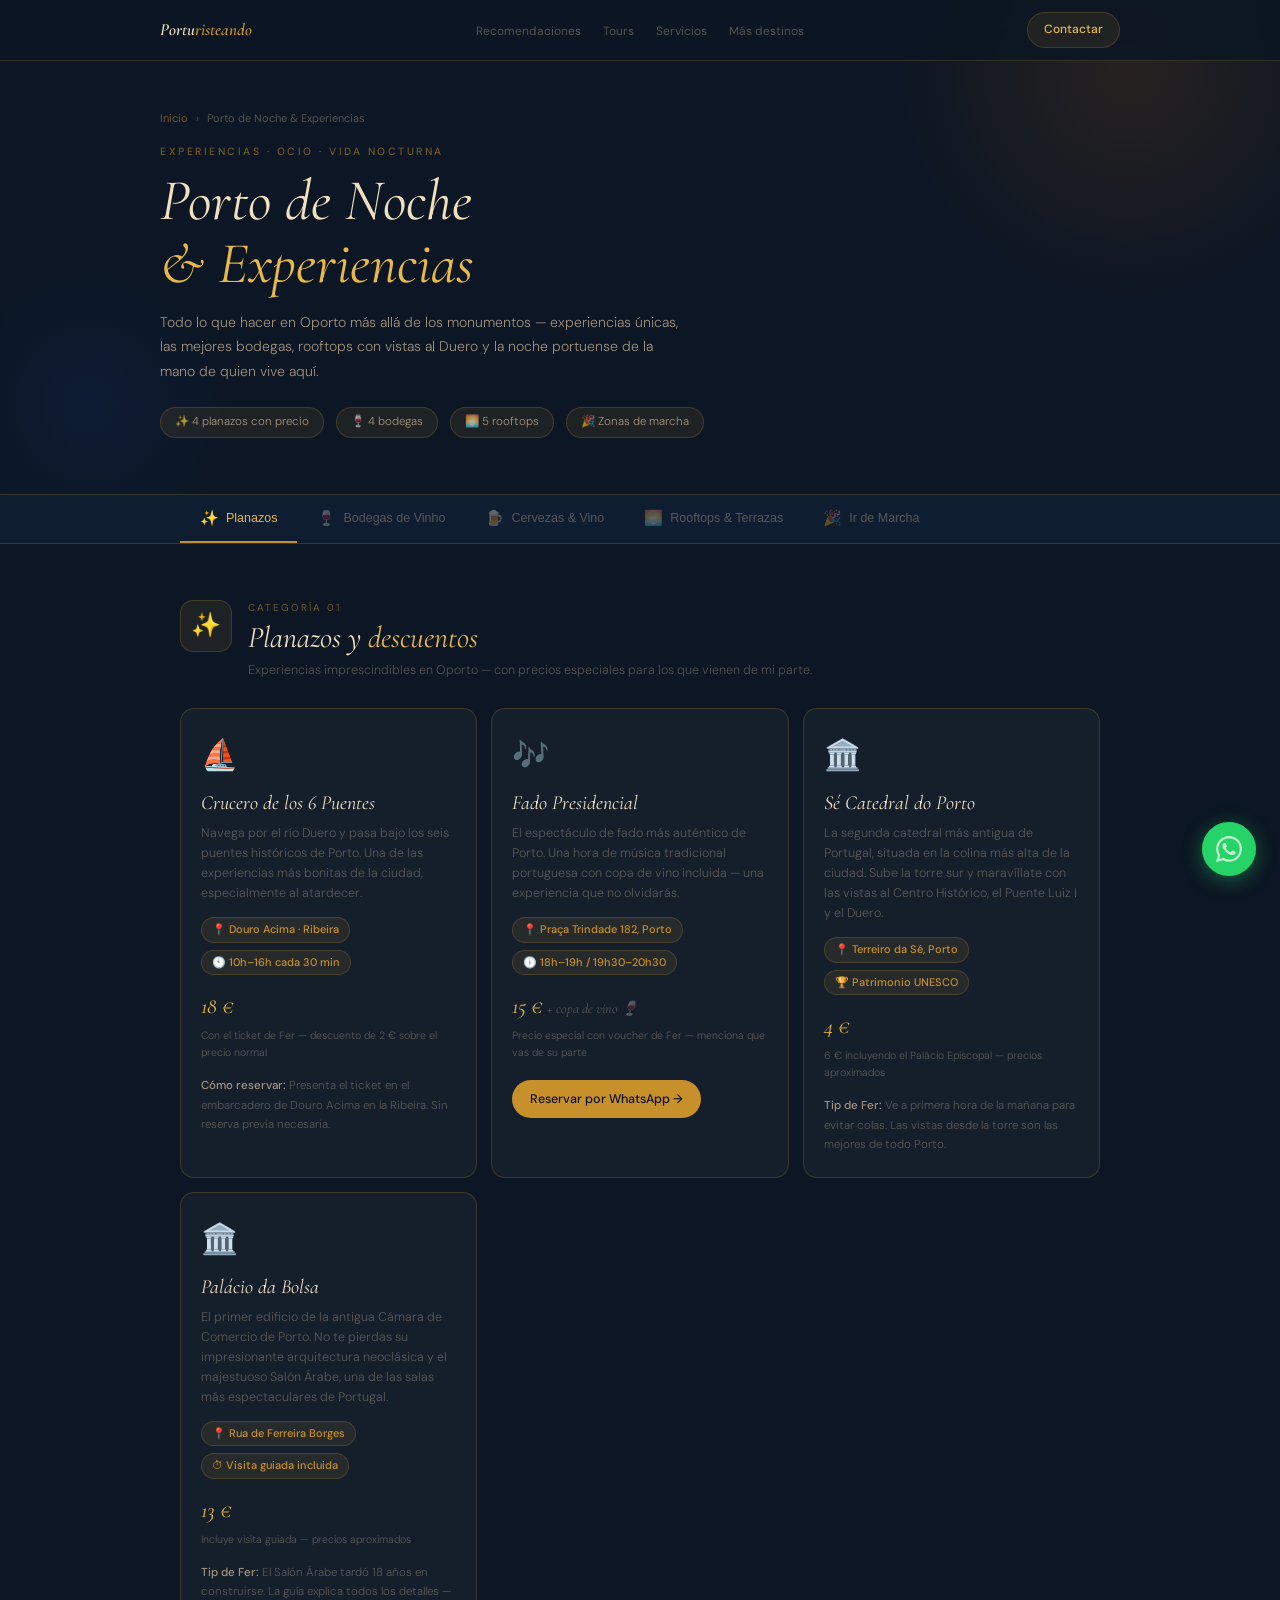
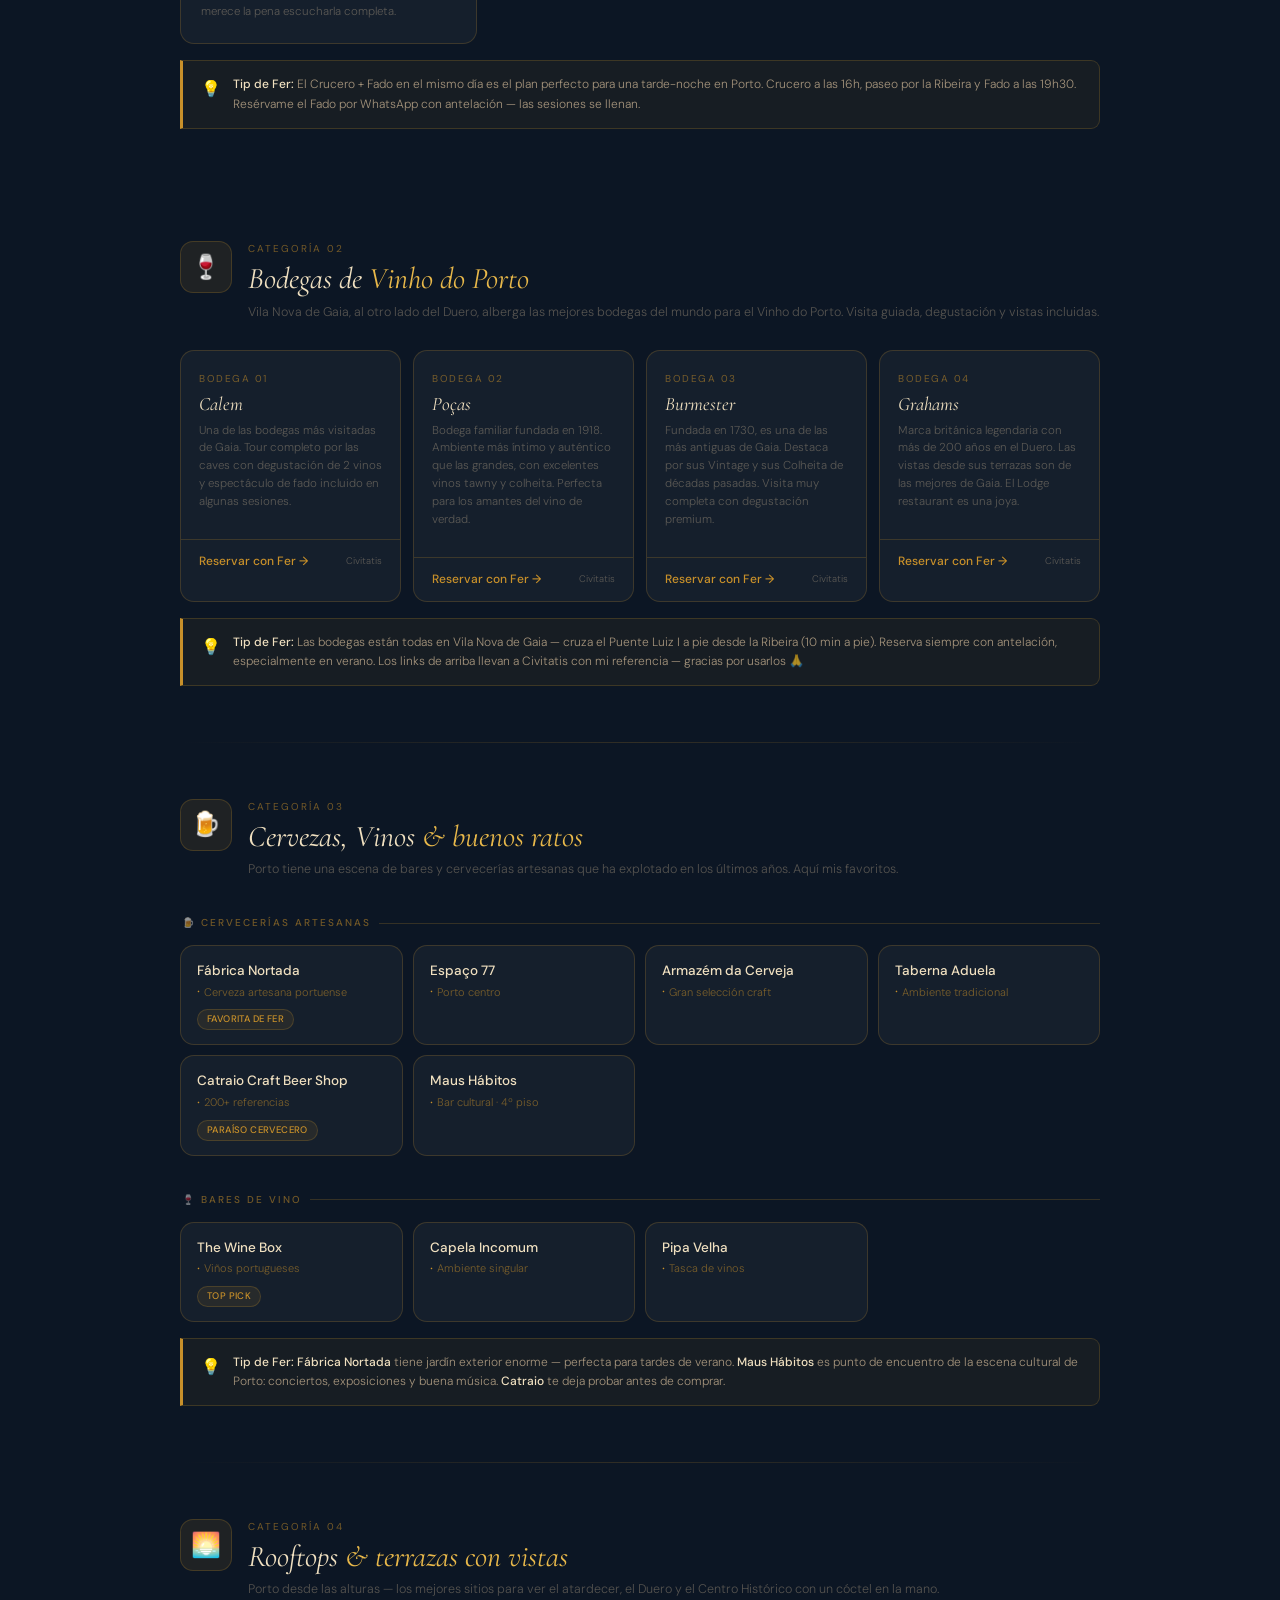
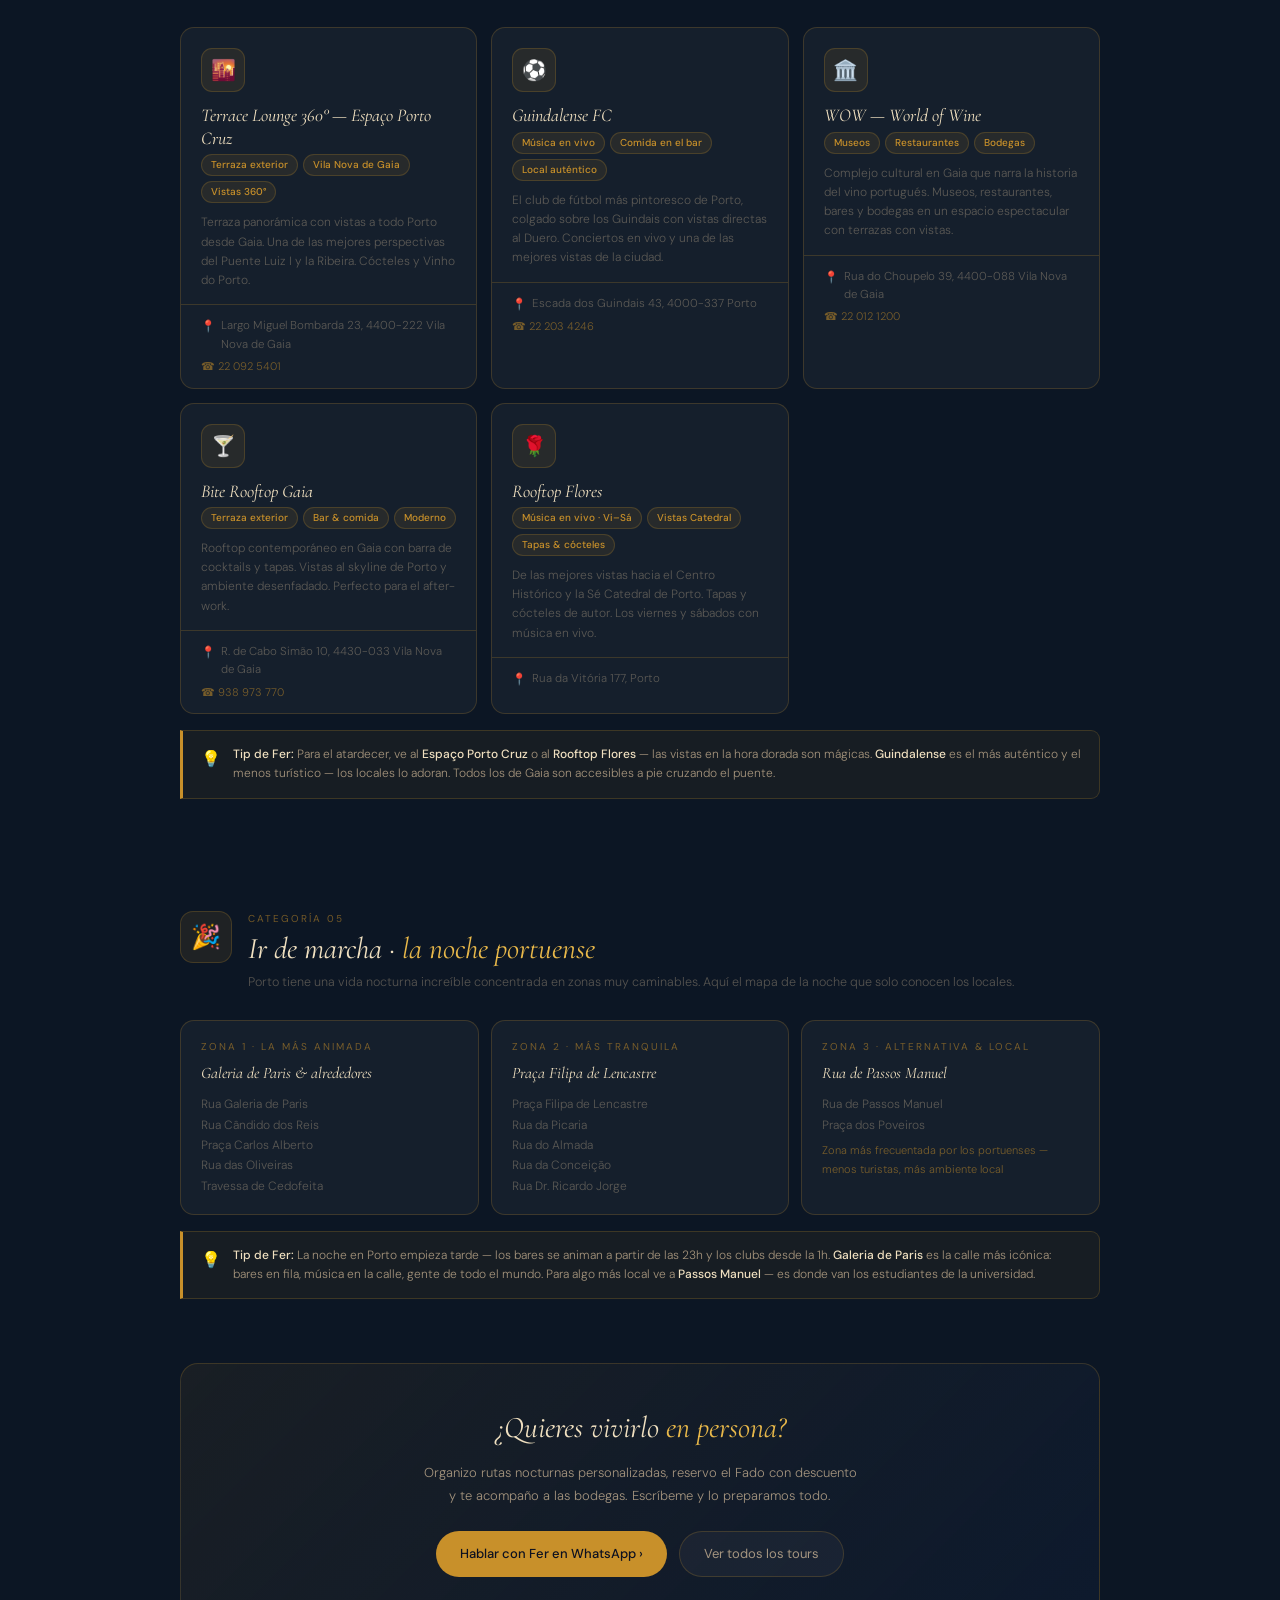
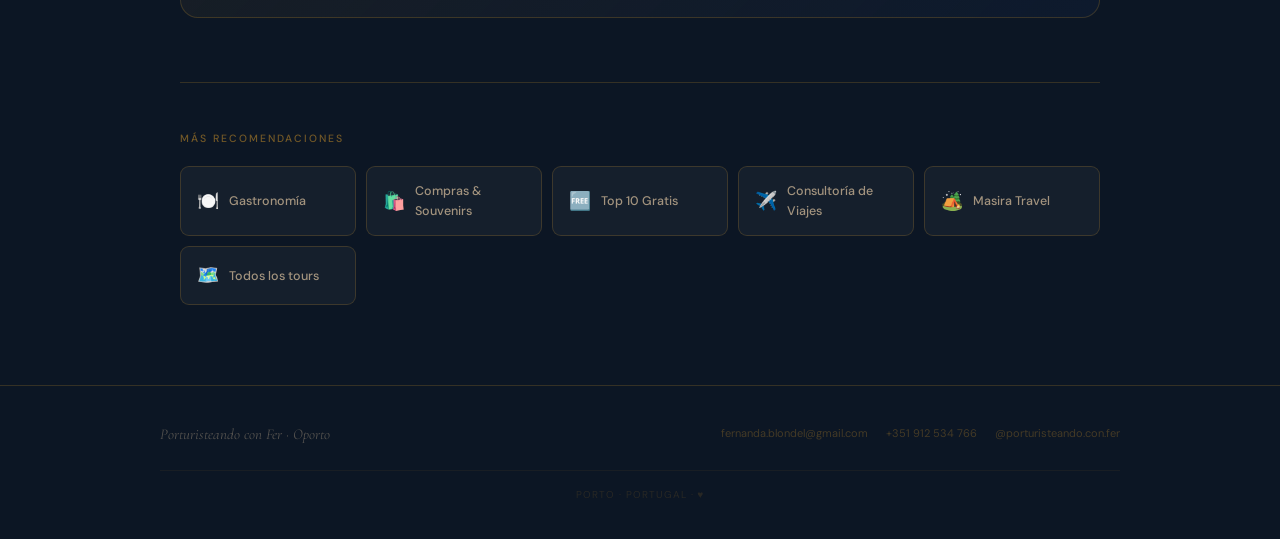
<file: experiencias_1.html>
<!DOCTYPE html>
<html lang="es">
<head>
  <meta charset="UTF-8">
  <meta name="viewport" content="width=device-width, initial-scale=1.0">
  <meta name="description" content="Qué hacer en Oporto más allá de los monumentos — crucero por el Duero, Fado, bodegas de Vinho do Porto, rooftops, cervecerías y la mejor vida nocturna. Por Fer, guía española en Porto.">
  <meta name="keywords" content="qué hacer Oporto, bodegas porto, rooftops oporto, fado porto, crucero duero, vida nocturna porto, cervecerías porto">
  <meta property="og:title" content="Porto de Noche & Experiencias · Porturisteando con Fer">
  <meta property="og:description" content="Crucero, Fado, bodegas, rooftops y la mejor noche de Oporto — todo en un sitio.">
  <title>Porto de Noche & Experiencias · Porturisteando con Fer</title>
  <link rel="preconnect" href="https://fonts.googleapis.com">
  <link rel="preconnect" href="https://fonts.gstatic.com" crossorigin>
  <link href="https://fonts.googleapis.com/css2?family=Cormorant+Garamond:ital,wght@0,300;0,400;0,600;1,300;1,400;1,600&family=DM+Sans:wght@300;400;500&display=swap" rel="stylesheet">
  <style>
    *, *::before, *::after { box-sizing: border-box; margin: 0; padding: 0; }

    :root {
      --bg:          #0c1624;
      --bg2:         #0f1d30;
      --bg3:         #142035;
      --gold:        #c8902a;
      --gold-light:  #e8b84a;
      --gold-dim:    rgba(200,144,42,0.55);
      --gold-pale:   rgba(200,144,42,0.1);
      --gold-border: rgba(200,144,42,0.22);
      --cream:       #f0e0c0;
      --cream-dim:   rgba(240,210,170,0.65);
      --cream-faint: rgba(240,210,170,0.32);
      --white06:     rgba(255,255,255,0.04);
      --radius:      14px;
      --radius-sm:   9px;
    }

    html { scroll-behavior: smooth; }
    body { font-family: 'DM Sans', sans-serif; background: var(--bg); color: var(--cream); overflow-x: hidden; line-height: 1.6; }
    a { text-decoration: none; color: inherit; }

    /* ── NAV ── */
    nav { position: fixed; top: 0; left: 0; right: 0; z-index: 100; padding: 0 20px; background: rgba(12,22,36,0.88); backdrop-filter: blur(18px); border-bottom: 0.5px solid var(--gold-border); }
    .nav-inner { max-width: 960px; margin: 0 auto; display: flex; align-items: center; justify-content: space-between; height: 60px; gap: 16px; }
    .nav-logo { font-family: 'Cormorant Garamond', serif; font-size: 17px; font-style: italic; font-weight: 600; color: var(--cream); white-space: nowrap; }
    .nav-logo span { color: var(--gold); }
    .nav-links { display: flex; gap: 22px; list-style: none; }
    .nav-links a { font-size: 12px; color: var(--cream-faint); transition: color 0.2s; white-space: nowrap; }
    .nav-links a:hover { color: var(--gold-light); }
    .nav-cta { background: var(--gold-pale); border: 0.5px solid var(--gold-border); border-radius: 30px; padding: 7px 16px; font-size: 12px; font-weight: 500; color: var(--gold-light); transition: all 0.2s; white-space: nowrap; flex-shrink: 0; }
    .nav-cta:hover { background: rgba(200,144,42,0.18); }
    .nav-menu-btn { display: none; background: none; border: none; cursor: pointer; flex-direction: column; gap: 5px; padding: 4px; }
    .nav-menu-btn span { display: block; width: 22px; height: 1.5px; background: var(--cream-dim); border-radius: 2px; }
    .mobile-menu { display: none; position: fixed; inset: 60px 0 0 0; z-index: 99; background: rgba(10,18,30,0.97); backdrop-filter: blur(20px); flex-direction: column; align-items: center; justify-content: center; gap: 28px; }
    .mobile-menu.open { display: flex; }
    .mobile-menu a { font-family: 'Cormorant Garamond', serif; font-size: 22px; font-style: italic; color: var(--cream-dim); transition: color 0.2s; }
    .mobile-menu a:hover { color: var(--gold-light); }

    /* ── SUBHERO ── */
    .subhero { padding: 110px 20px 56px; position: relative; overflow: hidden; }
    .subhero-glow { position: absolute; border-radius: 50%; pointer-events: none; width: 500px; height: 500px; top: -180px; right: -100px; background: radial-gradient(circle, rgba(160,85,15,0.18) 0%, transparent 68%); }
    .subhero-glow2 { position: absolute; border-radius: 50%; pointer-events: none; width: 300px; height: 300px; bottom: -60px; left: -60px; background: radial-gradient(circle, rgba(20,55,120,0.18) 0%, transparent 70%); }
    .subhero-inner { max-width: 960px; margin: 0 auto; }
    .breadcrumb { display: flex; align-items: center; gap: 8px; font-size: 11px; color: var(--cream-faint); margin-bottom: 16px; }
    .breadcrumb a { color: var(--gold-dim); transition: color 0.2s; }
    .breadcrumb a:hover { color: var(--gold-light); }
    .subhero-label { font-size: 10.5px; letter-spacing: 2.5px; text-transform: uppercase; color: var(--gold-dim); font-weight: 500; margin-bottom: 10px; }
    .subhero-title { font-family: 'Cormorant Garamond', serif; font-size: clamp(34px, 6vw, 58px); font-weight: 400; font-style: italic; line-height: 1.08; color: var(--cream); margin-bottom: 14px; }
    .subhero-title em { color: var(--gold-light); }
    .subhero-desc { font-size: 14px; color: var(--cream-dim); font-weight: 300; max-width: 520px; line-height: 1.75; }
    .subhero-meta { display: flex; gap: 12px; flex-wrap: wrap; margin-top: 24px; }
    .subhero-pill { display: inline-flex; align-items: center; gap: 6px; background: var(--gold-pale); border: 0.5px solid var(--gold-border); border-radius: 20px; padding: 5px 14px; font-size: 11.5px; color: var(--cream-dim); font-weight: 300; }

    /* ── CAT NAV ── */
    .cat-nav { background: var(--bg2); border-top: 0.5px solid var(--gold-border); border-bottom: 0.5px solid var(--gold-border); overflow-x: auto; scrollbar-width: none; }
    .cat-nav::-webkit-scrollbar { display: none; }
    .cat-nav-inner { max-width: 960px; margin: 0 auto; padding: 0 20px; display: flex; white-space: nowrap; }
    .cat-nav-btn { display: inline-flex; align-items: center; gap: 7px; padding: 14px 20px; font-size: 12.5px; color: var(--cream-faint); border-bottom: 2px solid transparent; transition: all 0.2s; cursor: pointer; font-weight: 400; background: none; border-top: none; border-left: none; border-right: none; flex-shrink: 0; }
    .cat-nav-btn:hover { color: var(--cream-dim); border-bottom-color: var(--gold-border); }
    .cat-nav-btn.active { color: var(--gold-light); border-bottom-color: var(--gold); }
    .cat-nav-emoji { font-size: 15px; }

    /* ── MAIN ── */
    .main { max-width: 960px; margin: 0 auto; padding: 0 20px 80px; }

    /* ── CAT SECTION ── */
    .cat-section { padding: 56px 0 0; scroll-margin-top: 130px; }
    .cat-header { display: flex; align-items: flex-start; gap: 16px; margin-bottom: 28px; }
    .cat-header-icon { width: 52px; height: 52px; border-radius: 13px; flex-shrink: 0; background: var(--gold-pale); border: 0.5px solid var(--gold-border); display: flex; align-items: center; justify-content: center; font-size: 24px; }
    .cat-header-label { font-size: 10px; letter-spacing: 2px; text-transform: uppercase; color: var(--gold-dim); margin-bottom: 5px; }
    .cat-header-title { font-family: 'Cormorant Garamond', serif; font-size: clamp(22px, 4vw, 30px); font-style: italic; font-weight: 400; color: var(--cream); line-height: 1.15; }
    .cat-header-title em { color: var(--gold-light); }
    .cat-header-desc { font-size: 12.5px; color: var(--cream-faint); font-weight: 300; margin-top: 5px; line-height: 1.6; }

    /* ── EXPERIENCE CARDS (planazos) ── */
    .exp-grid { display: grid; grid-template-columns: repeat(auto-fill, minmax(280px, 1fr)); gap: 14px; }
    .exp-card { background: var(--white06); border: 0.5px solid var(--gold-border); border-radius: var(--radius); padding: 22px 20px; transition: all 0.22s; position: relative; overflow: hidden; }
    .exp-card::before { content: ''; position: absolute; top: 0; left: 0; right: 0; height: 2px; background: linear-gradient(90deg, var(--gold), var(--gold-light)); transform: scaleX(0); transform-origin: left; transition: transform 0.3s; }
    .exp-card:hover { background: rgba(200,144,42,0.06); border-color: rgba(200,144,42,0.4); transform: translateY(-3px); }
    .exp-card:hover::before { transform: scaleX(1); }
    .exp-emoji { font-size: 30px; margin-bottom: 12px; }
    .exp-name { font-family: 'Cormorant Garamond', serif; font-size: 20px; font-style: italic; color: var(--cream); margin-bottom: 8px; line-height: 1.2; }
    .exp-desc { font-size: 12.5px; color: var(--cream-faint); font-weight: 300; line-height: 1.6; margin-bottom: 14px; }
    .exp-meta { display: flex; flex-wrap: wrap; gap: 7px; margin-bottom: 14px; }
    .exp-tag { display: inline-flex; align-items: center; gap: 5px; background: var(--gold-pale); border: 0.5px solid var(--gold-border); border-radius: 20px; padding: 3px 10px; font-size: 11px; color: var(--gold); font-weight: 500; }
    .exp-price { font-size: 22px; font-family: 'Cormorant Garamond', serif; font-style: italic; color: var(--gold-light); font-weight: 400; margin-bottom: 4px; }
    .exp-price-note { font-size: 10.5px; color: var(--cream-faint); font-weight: 300; margin-bottom: 14px; }
    .exp-cta { display: inline-flex; align-items: center; gap: 8px; background: var(--gold); color: #0c1020; font-weight: 500; font-size: 12.5px; padding: 9px 18px; border-radius: 30px; transition: all 0.2s; border: none; cursor: pointer; }
    .exp-cta:hover { background: var(--gold-light); }
    .exp-cta-outline { display: inline-flex; align-items: center; gap: 8px; background: transparent; border: 0.5px solid var(--gold-border); color: var(--cream-dim); font-size: 12.5px; padding: 9px 18px; border-radius: 30px; transition: all 0.2s; cursor: pointer; }
    .exp-cta-outline:hover { background: var(--gold-pale); color: var(--cream); }
    .exp-detail { font-size: 11.5px; color: var(--cream-faint); font-weight: 300; line-height: 1.7; }
    .exp-detail strong { color: var(--cream-dim); font-weight: 500; }

    /* ── BODEGA CARDS ── */
    .bodega-grid { display: grid; grid-template-columns: repeat(auto-fill, minmax(210px, 1fr)); gap: 12px; }
    .bodega-card { background: var(--white06); border: 0.5px solid var(--gold-border); border-radius: var(--radius); overflow: hidden; transition: all 0.22s; }
    .bodega-card:hover { border-color: rgba(200,144,42,0.45); transform: translateY(-3px); }
    .bodega-top { padding: 20px 18px 14px; }
    .bodega-num { font-size: 10px; letter-spacing: 1.5px; text-transform: uppercase; color: var(--gold-dim); margin-bottom: 6px; }
    .bodega-name { font-family: 'Cormorant Garamond', serif; font-size: 19px; font-style: italic; color: var(--cream); margin-bottom: 6px; line-height: 1.2; }
    .bodega-desc { font-size: 11.5px; color: var(--cream-faint); font-weight: 300; line-height: 1.55; margin-bottom: 14px; }
    .bodega-footer { border-top: 0.5px solid var(--gold-border); padding: 12px 18px; display: flex; align-items: center; justify-content: space-between; }
    .bodega-cta { font-size: 12px; color: var(--gold); font-weight: 500; display: flex; align-items: center; gap: 5px; transition: gap 0.2s; }
    .bodega-card:hover .bodega-cta { gap: 9px; }
    .bodega-badge { font-size: 9.5px; color: var(--cream-faint); font-weight: 300; }

    /* ── LIST CARDS (cervezas) ── */
    .list-grid { display: grid; grid-template-columns: repeat(auto-fill, minmax(200px, 1fr)); gap: 10px; }
    .list-card { background: var(--white06); border: 0.5px solid var(--gold-border); border-radius: var(--radius); padding: 16px 16px 14px; transition: all 0.22s; position: relative; overflow: hidden; }
    .list-card::after { content: ''; position: absolute; bottom: 0; left: 0; right: 0; height: 2px; background: linear-gradient(90deg, var(--gold), var(--gold-light)); transform: scaleX(0); transform-origin: left; transition: transform 0.3s; }
    .list-card:hover { background: rgba(200,144,42,0.06); border-color: rgba(200,144,42,0.38); transform: translateY(-2px); }
    .list-card:hover::after { transform: scaleX(1); }
    .list-name { font-size: 13.5px; font-weight: 500; color: var(--cream); margin-bottom: 4px; line-height: 1.3; }
    .list-sub { font-size: 11px; color: var(--gold-dim); font-weight: 300; display: flex; align-items: center; gap: 4px; }
    .list-sub::before { content: '·'; font-size: 16px; color: var(--gold); line-height: 1; flex-shrink: 0; }
    .list-badge { display: inline-block; margin-top: 8px; background: var(--gold-pale); border: 0.5px solid var(--gold-border); border-radius: 20px; padding: 2px 9px; font-size: 9.5px; color: var(--gold); font-weight: 500; letter-spacing: 0.4px; text-transform: uppercase; }

    /* ── ZONA MARCHA ── */
    .zona-grid { display: grid; grid-template-columns: repeat(auto-fill, minmax(280px, 1fr)); gap: 12px; margin-top: 28px; }
    .zona-card { background: var(--white06); border: 0.5px solid var(--gold-border); border-radius: var(--radius); padding: 18px 20px; }
    .zona-num { font-size: 10px; letter-spacing: 2px; text-transform: uppercase; color: var(--gold-dim); margin-bottom: 6px; }
    .zona-title { font-family: 'Cormorant Garamond', serif; font-size: 16px; font-style: italic; color: var(--cream); margin-bottom: 8px; }
    .zona-streets { font-size: 12px; color: var(--cream-faint); line-height: 1.7; font-weight: 300; }

    /* ── ROOFTOP CARDS ── */
    .roof-grid { display: grid; grid-template-columns: repeat(auto-fill, minmax(280px, 1fr)); gap: 14px; }
    .roof-card { background: var(--white06); border: 0.5px solid var(--gold-border); border-radius: var(--radius); overflow: hidden; transition: all 0.22s; }
    .roof-card:hover { border-color: rgba(200,144,42,0.45); transform: translateY(-3px); }
    .roof-header { padding: 20px 20px 0; }
    .roof-emoji-wrap { width: 44px; height: 44px; border-radius: 11px; background: var(--gold-pale); border: 0.5px solid var(--gold-border); display: flex; align-items: center; justify-content: center; font-size: 20px; margin-bottom: 12px; }
    .roof-name { font-family: 'Cormorant Garamond', serif; font-size: 18px; font-style: italic; color: var(--cream); margin-bottom: 5px; line-height: 1.25; }
    .roof-tags { display: flex; flex-wrap: wrap; gap: 5px; margin-bottom: 10px; }
    .roof-tag { font-size: 10px; background: var(--gold-pale); border: 0.5px solid var(--gold-border); border-radius: 20px; padding: 2px 9px; color: var(--gold); font-weight: 500; }
    .roof-desc { font-size: 12px; color: var(--cream-faint); font-weight: 300; line-height: 1.6; margin-bottom: 14px; padding: 0 20px; }
    .roof-footer { border-top: 0.5px solid var(--gold-border); padding: 12px 20px; display: flex; flex-direction: column; gap: 4px; }
    .roof-address { font-size: 11.5px; color: var(--cream-faint); font-weight: 300; display: flex; align-items: flex-start; gap: 6px; }
    .roof-address-icon { color: var(--gold); flex-shrink: 0; margin-top: 1px; }
    .roof-phone { font-size: 11px; color: var(--gold-dim); font-weight: 300; }

    /* ── DIVIDER ── */
    .section-divider { height: 0.5px; background: linear-gradient(90deg, transparent, rgba(200,144,42,0.2), transparent); margin-top: 56px; }

    /* ── TIP BOX ── */
    .tip-box { background: rgba(200,144,42,0.06); border: 0.5px solid var(--gold-border); border-left: 3px solid var(--gold); border-radius: 0 var(--radius-sm) var(--radius-sm) 0; padding: 14px 18px; margin-top: 16px; display: flex; gap: 12px; align-items: flex-start; }
    .tip-icon { font-size: 16px; flex-shrink: 0; margin-top: 1px; }
    .tip-text { font-size: 12px; color: var(--cream-dim); line-height: 1.6; font-weight: 300; }
    .tip-text strong { color: var(--cream); font-weight: 500; }

    /* ── SUB-SECTION HEADER ── */
    .sub-section { margin-top: 36px; }
    .sub-label { font-size: 10px; letter-spacing: 2px; text-transform: uppercase; color: var(--gold-dim); font-weight: 500; margin-bottom: 14px; padding-left: 2px; display: flex; align-items: center; gap: 8px; }
    .sub-label::after { content: ''; flex: 1; height: 0.5px; background: var(--gold-border); }

    /* ── CTA BOTTOM ── */
    .cta-bottom { margin-top: 64px; background: linear-gradient(135deg, rgba(200,144,42,0.07), rgba(15,30,55,0.5)); border: 0.5px solid var(--gold-border); border-radius: 18px; padding: 40px 36px; text-align: center; }
    .cta-bottom-title { font-family: 'Cormorant Garamond', serif; font-size: clamp(22px, 4vw, 30px); font-style: italic; color: var(--cream); margin-bottom: 10px; }
    .cta-bottom-title em { color: var(--gold-light); }
    .cta-bottom-text { font-size: 13px; color: var(--cream-dim); font-weight: 300; line-height: 1.7; max-width: 440px; margin: 0 auto 24px; }
    .cta-row { display: flex; gap: 12px; justify-content: center; flex-wrap: wrap; }
    .btn-primary { display: inline-flex; align-items: center; gap: 8px; background: var(--gold); color: #0c1020; font-weight: 500; font-size: 13px; padding: 12px 24px; border-radius: 30px; transition: all 0.2s; border: none; cursor: pointer; }
    .btn-primary:hover { background: var(--gold-light); transform: translateY(-1px); }
    .btn-outline { display: inline-flex; align-items: center; gap: 8px; background: var(--white06); border: 0.5px solid var(--gold-border); color: var(--cream-dim); font-size: 13px; padding: 12px 24px; border-radius: 30px; transition: all 0.2s; cursor: pointer; }
    .btn-outline:hover { background: var(--gold-pale); color: var(--cream); }

    /* ── OTHER CATS ── */
    .other-cats { margin-top: 64px; padding-top: 48px; border-top: 0.5px solid var(--gold-border); }
    .other-label { font-size: 10.5px; letter-spacing: 2px; text-transform: uppercase; color: var(--gold-dim); margin-bottom: 18px; font-weight: 500; }
    .other-grid { display: grid; grid-template-columns: repeat(auto-fill, minmax(160px, 1fr)); gap: 10px; }
    .other-card { background: var(--white06); border: 0.5px solid var(--gold-border); border-radius: var(--radius-sm); padding: 14px 16px; display: flex; align-items: center; gap: 10px; transition: all 0.2s; text-decoration: none; }
    .other-card:hover { background: var(--gold-pale); border-color: rgba(200,144,42,0.4); transform: translateX(3px); }
    .other-emoji { font-size: 18px; }
    .other-name { font-size: 12.5px; font-weight: 500; color: var(--cream-dim); }

    /* ── WA FLOAT ── */
    .wa-float { position: fixed; bottom: 24px; right: 24px; z-index: 200; width: 54px; height: 54px; border-radius: 50%; background: #25d366; display: flex; align-items: center; justify-content: center; box-shadow: 0 4px 20px rgba(37,211,102,0.4); transition: transform 0.2s, box-shadow 0.2s; }
    .wa-float:hover { transform: scale(1.1); box-shadow: 0 6px 28px rgba(37,211,102,0.55); }
    .wa-float svg { width: 26px; height: 26px; fill: #fff; }
    .wa-pulse { position: absolute; width: 54px; height: 54px; border-radius: 50%; background: rgba(37,211,102,0.28); animation: ring 2.5s infinite; }
    @keyframes ring { 0% { transform: scale(1); opacity: 0.6; } 100% { transform: scale(1.7); opacity: 0; } }

    /* ── FOOTER ── */
    footer { border-top: 0.5px solid var(--gold-border); padding: 36px 20px; }
    .footer-inner { max-width: 960px; margin: 0 auto; display: flex; flex-wrap: wrap; align-items: center; justify-content: space-between; gap: 16px; }
    .footer-logo { font-family: 'Cormorant Garamond', serif; font-size: 15px; font-style: italic; color: var(--cream-faint); }
    .footer-links { display: flex; gap: 18px; flex-wrap: wrap; }
    .footer-links a { font-size: 11px; color: rgba(200,144,42,0.3); transition: color 0.2s; }
    .footer-links a:hover { color: var(--gold-dim); }
    .footer-copy { font-size: 10px; color: rgba(200,144,42,0.15); letter-spacing: 1px; text-transform: uppercase; width: 100%; text-align: center; padding-top: 16px; border-top: 0.5px solid rgba(200,144,42,0.07); margin-top: 8px; }

    /* ── FADE ── */
    .fade-in { opacity: 0; transform: translateY(18px); transition: opacity 0.55s ease, transform 0.55s ease; }
    .fade-in.visible { opacity: 1; transform: translateY(0); }

    /* ── RESPONSIVE ── */
    @media (max-width: 680px) {
      .nav-links, .nav-cta { display: none; }
      .nav-menu-btn { display: flex; }
      .subhero { padding: 90px 20px 40px; }
      .exp-grid, .roof-grid { grid-template-columns: 1fr; }
      .bodega-grid, .list-grid { grid-template-columns: 1fr 1fr; }
      .zona-grid { grid-template-columns: 1fr; }
      .cta-bottom { padding: 28px 20px; }
    }
    @media (max-width: 400px) {
      .bodega-grid, .list-grid { grid-template-columns: 1fr; }
    }
  </style>
</head>
<body>

  <!-- NAV -->
  <nav>
    <div class="nav-inner">
      <a href="index.html" class="nav-logo">Portu<span>risteando</span></a>
      <ul class="nav-links">
        <li><a href="index.html#recomendaciones">Recomendaciones</a></li>
        <li><a href="index.html#tours">Tours</a></li>
        <li><a href="index.html#servicios">Servicios</a></li>
        <li><a href="index.html#masira">Más destinos</a></li>
      </ul>
      <a href="https://wa.me/351912534766" target="_blank" class="nav-cta">Contactar</a>
      <button class="nav-menu-btn" id="menuBtn"><span></span><span></span><span></span></button>
    </div>
  </nav>

  <!-- MOBILE MENU -->
  <div class="mobile-menu" id="mobileMenu">
    <a href="index.html" class="menu-link">Inicio</a>
    <a href="index.html#recomendaciones" class="menu-link">Recomendaciones</a>
    <a href="index.html#tours" class="menu-link">Tours</a>
    <a href="index.html#servicios" class="menu-link">Servicios</a>
    <a href="https://wa.me/351912534766" target="_blank" style="color:var(--gold-light)">Contactar ↗</a>
  </div>

  <!-- HERO -->
  <section class="subhero">
    <div class="subhero-glow"></div>
    <div class="subhero-glow2"></div>
    <div class="subhero-inner">
      <div class="breadcrumb fade-in">
        <a href="index.html">Inicio</a>
        <span>›</span>
        <span>Porto de Noche & Experiencias</span>
      </div>
      <div class="subhero-label fade-in">Experiencias · Ocio · Vida nocturna</div>
      <h1 class="subhero-title fade-in">Porto de Noche<br><em>&amp; Experiencias</em></h1>
      <p class="subhero-desc fade-in">Todo lo que hacer en Oporto más allá de los monumentos — experiencias únicas, las mejores bodegas, rooftops con vistas al Duero y la noche portuense de la mano de quien vive aquí.</p>
      <div class="subhero-meta fade-in">
        <div class="subhero-pill">✨ 4 planazos con precio</div>
        <div class="subhero-pill">🍷 4 bodegas</div>
        <div class="subhero-pill">🌅 5 rooftops</div>
        <div class="subhero-pill">🎉 Zonas de marcha</div>
      </div>
    </div>
  </section>

  <!-- CAT NAV -->
  <div class="cat-nav" id="catNav">
    <div class="cat-nav-inner">
      <button class="cat-nav-btn active"><span class="cat-nav-emoji">✨</span>Planazos</button>
      <button class="cat-nav-btn"><span class="cat-nav-emoji">🍷</span>Bodegas de Vinho</button>
      <button class="cat-nav-btn"><span class="cat-nav-emoji">🍺</span>Cervezas & Vino</button>
      <button class="cat-nav-btn"><span class="cat-nav-emoji">🌅</span>Rooftops & Terrazas</button>
      <button class="cat-nav-btn"><span class="cat-nav-emoji">🎉</span>Ir de Marcha</button>
    </div>
  </div>

  <!-- MAIN -->
  <div class="main">

    <!-- ══ 1 · PLANAZOS ══ -->
    <section class="cat-section fade-in" id="planazos">
      <div class="cat-header">
        <div class="cat-header-icon">✨</div>
        <div>
          <div class="cat-header-label">Categoría 01</div>
          <div class="cat-header-title">Planazos y <em>descuentos</em></div>
          <div class="cat-header-desc">Experiencias imprescindibles en Oporto — con precios especiales para los que vienen de mi parte.</div>
        </div>
      </div>

      <div class="exp-grid">

        <!-- Crucero -->
        <div class="exp-card">
          <div class="exp-emoji">⛵</div>
          <div class="exp-name">Crucero de los 6 Puentes</div>
          <div class="exp-desc">Navega por el río Duero y pasa bajo los seis puentes históricos de Porto. Una de las experiencias más bonitas de la ciudad, especialmente al atardecer.</div>
          <div class="exp-meta">
            <span class="exp-tag">📍 Douro Acima · Ribeira</span>
            <span class="exp-tag">🕙 10h–16h cada 30 min</span>
          </div>
          <div class="exp-price">18 €</div>
          <div class="exp-price-note">Con el ticket de Fer — descuento de 2 € sobre el precio normal</div>
          <div class="exp-detail"><strong>Cómo reservar:</strong> Presenta el ticket en el embarcadero de Douro Acima en la Ribeira. Sin reserva previa necesaria.</div>
        </div>

        <!-- Fado -->
        <div class="exp-card">
          <div class="exp-emoji">🎶</div>
          <div class="exp-name">Fado Presidencial</div>
          <div class="exp-desc">El espectáculo de fado más auténtico de Porto. Una hora de música tradicional portuguesa con copa de vino incluida — una experiencia que no olvidarás.</div>
          <div class="exp-meta">
            <span class="exp-tag">📍 Praça Trindade 182, Porto</span>
            <span class="exp-tag">🕕 18h–19h / 19h30–20h30</span>
          </div>
          <div class="exp-price">15 € <span style="font-size:14px;color:var(--cream-faint)">+ copa de vino 🍷</span></div>
          <div class="exp-price-note">Precio especial con voucher de Fer — menciona que vas de su parte</div>
          <a href="https://wa.link/xp9h7b" target="_blank" class="exp-cta" style="margin-top:4px">Reservar por WhatsApp →</a>
        </div>

        <!-- Sé Catedral -->
        <div class="exp-card">
          <div class="exp-emoji">🏛️</div>
          <div class="exp-name">Sé Catedral do Porto</div>
          <div class="exp-desc">La segunda catedral más antigua de Portugal, situada en la colina más alta de la ciudad. Sube la torre sur y maravíllate con las vistas al Centro Histórico, el Puente Luiz I y el Duero.</div>
          <div class="exp-meta">
            <span class="exp-tag">📍 Terreiro da Sé, Porto</span>
            <span class="exp-tag">🏆 Patrimonio UNESCO</span>
          </div>
          <div class="exp-price">4 €</div>
          <div class="exp-price-note">6 € incluyendo el Palácio Episcopal — precios aproximados</div>
          <div class="exp-detail"><strong>Tip de Fer:</strong> Ve a primera hora de la mañana para evitar colas. Las vistas desde la torre son las mejores de todo Porto.</div>
        </div>

        <!-- Palácio da Bolsa -->
        <div class="exp-card">
          <div class="exp-emoji">🏛️</div>
          <div class="exp-name">Palácio da Bolsa</div>
          <div class="exp-desc">El primer edificio de la antigua Cámara de Comercio de Porto. No te pierdas su impresionante arquitectura neoclásica y el majestuoso Salón Árabe, una de las salas más espectaculares de Portugal.</div>
          <div class="exp-meta">
            <span class="exp-tag">📍 Rua de Ferreira Borges</span>
            <span class="exp-tag">⏱ Visita guiada incluida</span>
          </div>
          <div class="exp-price">13 €</div>
          <div class="exp-price-note">Incluye visita guiada — precios aproximados</div>
          <div class="exp-detail"><strong>Tip de Fer:</strong> El Salón Árabe tardó 18 años en construirse. La guía explica todos los detalles — merece la pena escucharla completa.</div>
        </div>

      </div>
      <div class="tip-box">
        <div class="tip-icon">💡</div>
        <div class="tip-text"><strong>Tip de Fer:</strong> El Crucero + Fado en el mismo día es el plan perfecto para una tarde-noche en Porto. Crucero a las 16h, paseo por la Ribeira y Fado a las 19h30. Resérvame el Fado por WhatsApp con antelación — las sesiones se llenan.</div>
      </div>
    </section>

    <div class="section-divider"></div>

    <!-- ══ 2 · BODEGAS ══ -->
    <section class="cat-section fade-in" id="bodegas">
      <div class="cat-header">
        <div class="cat-header-icon">🍷</div>
        <div>
          <div class="cat-header-label">Categoría 02</div>
          <div class="cat-header-title">Bodegas de <em>Vinho do Porto</em></div>
          <div class="cat-header-desc">Vila Nova de Gaia, al otro lado del Duero, alberga las mejores bodegas del mundo para el Vinho do Porto. Visita guiada, degustación y vistas incluidas.</div>
        </div>
      </div>

      <div class="bodega-grid">

        <div class="bodega-card">
          <div class="bodega-top">
            <div class="bodega-num">Bodega 01</div>
            <div class="bodega-name">Calem</div>
            <div class="bodega-desc">Una de las bodegas más visitadas de Gaia. Tour completo por las caves con degustación de 2 vinos y espectáculo de fado incluido en algunas sesiones.</div>
          </div>
          <div class="bodega-footer">
            <a href="https://www.civitatis.com/es/oporto/visita-guiada-bodega-calem/?aid=12861&cmp=guiafernanda" target="_blank" class="bodega-cta">Reservar con Fer →</a>
            <span class="bodega-badge">Civitatis</span>
          </div>
        </div>

        <div class="bodega-card">
          <div class="bodega-top">
            <div class="bodega-num">Bodega 02</div>
            <div class="bodega-name">Poças</div>
            <div class="bodega-desc">Bodega familiar fundada en 1918. Ambiente más íntimo y auténtico que las grandes, con excelentes vinos tawny y colheita. Perfecta para los amantes del vino de verdad.</div>
          </div>
          <div class="bodega-footer">
            <a href="https://www.civitatis.com/es/oporto/visita-bodega-pocas/?aid=12861&cmp=guiafernanda" target="_blank" class="bodega-cta">Reservar con Fer →</a>
            <span class="bodega-badge">Civitatis</span>
          </div>
        </div>

        <div class="bodega-card">
          <div class="bodega-top">
            <div class="bodega-num">Bodega 03</div>
            <div class="bodega-name">Burmester</div>
            <div class="bodega-desc">Fundada en 1730, es una de las más antiguas de Gaia. Destaca por sus Vintage y sus Colheita de décadas pasadas. Visita muy completa con degustación premium.</div>
          </div>
          <div class="bodega-footer">
            <a href="https://www.civitatis.com/es/oporto/visita-bodega-burmester/?aid=12861&cmp=guiafernanda" target="_blank" class="bodega-cta">Reservar con Fer →</a>
            <span class="bodega-badge">Civitatis</span>
          </div>
        </div>

        <div class="bodega-card">
          <div class="bodega-top">
            <div class="bodega-num">Bodega 04</div>
            <div class="bodega-name">Grahams</div>
            <div class="bodega-desc">Marca británica legendaria con más de 200 años en el Duero. Las vistas desde sus terrazas son de las mejores de Gaia. El Lodge restaurant es una joya.</div>
          </div>
          <div class="bodega-footer">
            <a href="https://www.civitatis.com/es/oporto/visita-bodega-grahams/?aid=12861&cmp=guiafernanda" target="_blank" class="bodega-cta">Reservar con Fer →</a>
            <span class="bodega-badge">Civitatis</span>
          </div>
        </div>

      </div>
      <div class="tip-box">
        <div class="tip-icon">💡</div>
        <div class="tip-text"><strong>Tip de Fer:</strong> Las bodegas están todas en Vila Nova de Gaia — cruza el Puente Luiz I a pie desde la Ribeira (10 min a pie). Reserva siempre con antelación, especialmente en verano. Los links de arriba llevan a Civitatis con mi referencia — gracias por usarlos 🙏</div>
      </div>
    </section>

    <div class="section-divider"></div>

    <!-- ══ 3 · CERVEZAS & VINO ══ -->
    <section class="cat-section fade-in" id="cervezas">
      <div class="cat-header">
        <div class="cat-header-icon">🍺</div>
        <div>
          <div class="cat-header-label">Categoría 03</div>
          <div class="cat-header-title">Cervezas, Vinos <em>&amp; buenos ratos</em></div>
          <div class="cat-header-desc">Porto tiene una escena de bares y cervecerías artesanas que ha explotado en los últimos años. Aquí mis favoritos.</div>
        </div>
      </div>

      <div class="sub-section">
        <div class="sub-label">🍺 Cervecerías artesanas</div>
        <div class="list-grid">
          <div class="list-card">
            <div class="list-name">Fábrica Nortada</div>
            <div class="list-sub">Cerveza artesana portuense</div>
            <div class="list-badge">Favorita de Fer</div>
          </div>
          <div class="list-card">
            <div class="list-name">Espaço 77</div>
            <div class="list-sub">Porto centro</div>
          </div>
          <div class="list-card">
            <div class="list-name">Armazém da Cerveja</div>
            <div class="list-sub">Gran selección craft</div>
          </div>
          <div class="list-card">
            <div class="list-name">Taberna Aduela</div>
            <div class="list-sub">Ambiente tradicional</div>
          </div>
          <div class="list-card">
            <div class="list-name">Catraio Craft Beer Shop</div>
            <div class="list-sub">200+ referencias</div>
            <div class="list-badge">Paraíso cervecero</div>
          </div>
          <div class="list-card">
            <div class="list-name">Maus Hábitos</div>
            <div class="list-sub">Bar cultural · 4º piso</div>
          </div>
        </div>
      </div>

      <div class="sub-section">
        <div class="sub-label">🍷 Bares de vino</div>
        <div class="list-grid">
          <div class="list-card">
            <div class="list-name">The Wine Box</div>
            <div class="list-sub">Viños portugueses</div>
            <div class="list-badge">Top pick</div>
          </div>
          <div class="list-card">
            <div class="list-name">Capela Incomum</div>
            <div class="list-sub">Ambiente singular</div>
          </div>
          <div class="list-card">
            <div class="list-name">Pipa Velha</div>
            <div class="list-sub">Tasca de vinos</div>
          </div>
        </div>
      </div>

      <div class="tip-box">
        <div class="tip-icon">💡</div>
        <div class="tip-text"><strong>Tip de Fer:</strong> <strong>Fábrica Nortada</strong> tiene jardín exterior enorme — perfecta para tardes de verano. <strong>Maus Hábitos</strong> es punto de encuentro de la escena cultural de Porto: conciertos, exposiciones y buena música. <strong>Catraio</strong> te deja probar antes de comprar.</div>
      </div>
    </section>

    <div class="section-divider"></div>

    <!-- ══ 4 · ROOFTOPS ══ -->
    <section class="cat-section fade-in" id="rooftops">
      <div class="cat-header">
        <div class="cat-header-icon">🌅</div>
        <div>
          <div class="cat-header-label">Categoría 04</div>
          <div class="cat-header-title">Rooftops <em>&amp; terrazas con vistas</em></div>
          <div class="cat-header-desc">Porto desde las alturas — los mejores sitios para ver el atardecer, el Duero y el Centro Histórico con un cóctel en la mano.</div>
        </div>
      </div>

      <div class="roof-grid">

        <div class="roof-card">
          <div class="roof-header">
            <div class="roof-emoji-wrap">🌇</div>
            <div class="roof-name">Terrace Lounge 360° — Espaço Porto Cruz</div>
            <div class="roof-tags">
              <span class="roof-tag">Terraza exterior</span>
              <span class="roof-tag">Vila Nova de Gaia</span>
              <span class="roof-tag">Vistas 360°</span>
            </div>
          </div>
          <div class="roof-desc">Terraza panorámica con vistas a todo Porto desde Gaia. Una de las mejores perspectivas del Puente Luiz I y la Ribeira. Cócteles y Vinho do Porto.</div>
          <div class="roof-footer">
            <div class="roof-address"><span class="roof-address-icon">📍</span>Largo Miguel Bombarda 23, 4400-222 Vila Nova de Gaia</div>
            <div class="roof-phone">☎ 22 092 5401</div>
          </div>
        </div>

        <div class="roof-card">
          <div class="roof-header">
            <div class="roof-emoji-wrap">⚽</div>
            <div class="roof-name">Guindalense FC</div>
            <div class="roof-tags">
              <span class="roof-tag">Música en vivo</span>
              <span class="roof-tag">Comida en el bar</span>
              <span class="roof-tag">Local auténtico</span>
            </div>
          </div>
          <div class="roof-desc">El club de fútbol más pintoresco de Porto, colgado sobre los Guindais con vistas directas al Duero. Conciertos en vivo y una de las mejores vistas de la ciudad.</div>
          <div class="roof-footer">
            <div class="roof-address"><span class="roof-address-icon">📍</span>Escada dos Guindais 43, 4000-337 Porto</div>
            <div class="roof-phone">☎ 22 203 4246</div>
          </div>
        </div>

        <div class="roof-card">
          <div class="roof-header">
            <div class="roof-emoji-wrap">🏛️</div>
            <div class="roof-name">WOW — World of Wine</div>
            <div class="roof-tags">
              <span class="roof-tag">Museos</span>
              <span class="roof-tag">Restaurantes</span>
              <span class="roof-tag">Bodegas</span>
            </div>
          </div>
          <div class="roof-desc">Complejo cultural en Gaia que narra la historia del vino portugués. Museos, restaurantes, bares y bodegas en un espacio espectacular con terrazas con vistas.</div>
          <div class="roof-footer">
            <div class="roof-address"><span class="roof-address-icon">📍</span>Rua do Choupelo 39, 4400-088 Vila Nova de Gaia</div>
            <div class="roof-phone">☎ 22 012 1200</div>
          </div>
        </div>

        <div class="roof-card">
          <div class="roof-header">
            <div class="roof-emoji-wrap">🍸</div>
            <div class="roof-name">Bite Rooftop Gaia</div>
            <div class="roof-tags">
              <span class="roof-tag">Terraza exterior</span>
              <span class="roof-tag">Bar & comida</span>
              <span class="roof-tag">Moderno</span>
            </div>
          </div>
          <div class="roof-desc">Rooftop contemporáneo en Gaia con barra de cocktails y tapas. Vistas al skyline de Porto y ambiente desenfadado. Perfecto para el after-work.</div>
          <div class="roof-footer">
            <div class="roof-address"><span class="roof-address-icon">📍</span>R. de Cabo Simão 10, 4430-033 Vila Nova de Gaia</div>
            <div class="roof-phone">☎ 938 973 770</div>
          </div>
        </div>

        <div class="roof-card">
          <div class="roof-header">
            <div class="roof-emoji-wrap">🌹</div>
            <div class="roof-name">Rooftop Flores</div>
            <div class="roof-tags">
              <span class="roof-tag">Música en vivo · Vi–Sá</span>
              <span class="roof-tag">Vistas Catedral</span>
              <span class="roof-tag">Tapas & cócteles</span>
            </div>
          </div>
          <div class="roof-desc">De las mejores vistas hacia el Centro Histórico y la Sé Catedral de Porto. Tapas y cócteles de autor. Los viernes y sábados con música en vivo.</div>
          <div class="roof-footer">
            <div class="roof-address"><span class="roof-address-icon">📍</span>Rua da Vitória 177, Porto</div>
          </div>
        </div>

      </div>
      <div class="tip-box">
        <div class="tip-icon">💡</div>
        <div class="tip-text"><strong>Tip de Fer:</strong> Para el atardecer, ve al <strong>Espaço Porto Cruz</strong> o al <strong>Rooftop Flores</strong> — las vistas en la hora dorada son mágicas. <strong>Guindalense</strong> es el más auténtico y el menos turístico — los locales lo adoran. Todos los de Gaia son accesibles a pie cruzando el puente.</div>
      </div>
    </section>

    <div class="section-divider"></div>

    <!-- ══ 5 · MARCHA ══ -->
    <section class="cat-section fade-in" id="marcha">
      <div class="cat-header">
        <div class="cat-header-icon">🎉</div>
        <div>
          <div class="cat-header-label">Categoría 05</div>
          <div class="cat-header-title">Ir de marcha · <em>la noche portuense</em></div>
          <div class="cat-header-desc">Porto tiene una vida nocturna increíble concentrada en zonas muy caminables. Aquí el mapa de la noche que solo conocen los locales.</div>
        </div>
      </div>

      <div class="zona-grid">
        <div class="zona-card">
          <div class="zona-num">Zona 1 · La más animada</div>
          <div class="zona-title">Galeria de Paris & alrededores</div>
          <div class="zona-streets">
            Rua Galeria de Paris<br>
            Rua Cândido dos Reis<br>
            Praça Carlos Alberto<br>
            Rua das Oliveiras<br>
            Travessa de Cedofeita
          </div>
        </div>
        <div class="zona-card">
          <div class="zona-num">Zona 2 · Más tranquila</div>
          <div class="zona-title">Praça Filipa de Lencastre</div>
          <div class="zona-streets">
            Praça Filipa de Lencastre<br>
            Rua da Picaria<br>
            Rua do Almada<br>
            Rua da Conceição<br>
            Rua Dr. Ricardo Jorge
          </div>
        </div>
        <div class="zona-card">
          <div class="zona-num">Zona 3 · Alternativa & local</div>
          <div class="zona-title">Rua de Passos Manuel</div>
          <div class="zona-streets">
            Rua de Passos Manuel<br>
            Praça dos Poveiros<br>
            <span style="color:var(--gold-dim);font-size:11px;margin-top:6px;display:block">Zona más frecuentada por los portuenses — menos turistas, más ambiente local</span>
          </div>
        </div>
      </div>

      <div class="tip-box">
        <div class="tip-icon">💡</div>
        <div class="tip-text"><strong>Tip de Fer:</strong> La noche en Porto empieza tarde — los bares se animan a partir de las 23h y los clubs desde la 1h. <strong>Galeria de Paris</strong> es la calle más icónica: bares en fila, música en la calle, gente de todo el mundo. Para algo más local ve a <strong>Passos Manuel</strong> — es donde van los estudiantes de la universidad.</div>
      </div>
    </section>

    <!-- CTA BOTTOM -->
    <div class="cta-bottom fade-in">
      <div class="cta-bottom-title">¿Quieres vivirlo <em>en persona?</em></div>
      <p class="cta-bottom-text">Organizo rutas nocturnas personalizadas, reservo el Fado con descuento y te acompaño a las bodegas. Escríbeme y lo preparamos todo.</p>
      <div class="cta-row">
        <a href="https://wa.me/351912534766" target="_blank" class="btn-primary">Hablar con Fer en WhatsApp ›</a>
        <a href="index.html#tours" class="btn-outline">Ver todos los tours</a>
      </div>
    </div>

    <!-- OTHER PAGES -->
    <div class="other-cats fade-in">
      <div class="other-label">Más recomendaciones</div>
      <div class="other-grid">
        <a href="gastronomia.html" class="other-card"><span class="other-emoji">🍽️</span><span class="other-name">Gastronomía</span></a>
        <a href="index.html#recomendaciones" class="other-card"><span class="other-emoji">🛍️</span><span class="other-name">Compras & Souvenirs</span></a>
        <a href="index.html#recomendaciones" class="other-card"><span class="other-emoji">🆓</span><span class="other-name">Top 10 Gratis</span></a>
        <a href="index.html#servicios" class="other-card"><span class="other-emoji">✈️</span><span class="other-name">Consultoría de Viajes</span></a>
        <a href="index.html#masira" class="other-card"><span class="other-emoji">🏕️</span><span class="other-name">Masira Travel</span></a>
        <a href="index.html#tours" class="other-card"><span class="other-emoji">🗺️</span><span class="other-name">Todos los tours</span></a>
      </div>
    </div>

  </div><!-- /main -->

  <!-- FOOTER -->
  <footer>
    <div class="footer-inner">
      <div class="footer-logo">Porturisteando con Fer · Oporto</div>
      <div class="footer-links">
        <a href="mailto:fernanda.blondel@gmail.com">fernanda.blondel@gmail.com</a>
        <a href="https://wa.me/351912534766" target="_blank">+351 912 534 766</a>
        <a href="https://www.instagram.com/porturisteando.con.fer/" target="_blank">@porturisteando.con.fer</a>
      </div>
      <div class="footer-copy">Porto · Portugal · ♥</div>
    </div>
  </footer>

  <!-- WA FLOAT -->
  <a href="https://wa.me/351912534766" target="_blank" class="wa-float" aria-label="WhatsApp">
    <div class="wa-pulse"></div>
    <svg viewBox="0 0 24 24" xmlns="http://www.w3.org/2000/svg">
      <path d="M17.472 14.382c-.297-.149-1.758-.867-2.03-.967-.273-.099-.471-.148-.67.15-.197.297-.767.966-.94 1.164-.173.199-.347.223-.644.075-.297-.15-1.255-.463-2.39-1.475-.883-.788-1.48-1.761-1.653-2.059-.173-.297-.018-.458.13-.606.134-.133.298-.347.446-.52.149-.174.198-.298.298-.497.099-.198.05-.371-.025-.52-.075-.149-.669-1.612-.916-2.207-.242-.579-.487-.5-.669-.51-.173-.008-.371-.01-.57-.01-.198 0-.52.074-.792.372-.272.297-1.04 1.016-1.04 2.479 0 1.462 1.065 2.875 1.213 3.074.149.198 2.096 3.2 5.077 4.487.709.306 1.262.489 1.694.625.712.227 1.36.195 1.871.118.571-.085 1.758-.719 2.006-1.413.248-.694.248-1.289.173-1.413-.074-.124-.272-.198-.57-.347m-5.421 7.403h-.004a9.87 9.87 0 01-5.031-1.378l-.361-.214-3.741.982.998-3.648-.235-.374a9.86 9.86 0 01-1.51-5.26c.001-5.45 4.436-9.884 9.888-9.884 2.64 0 5.122 1.03 6.988 2.898a9.825 9.825 0 012.893 6.994c-.003 5.45-4.437 9.884-9.885 9.884m8.413-18.297A11.815 11.815 0 0012.05 0C5.495 0 .16 5.335.157 11.892c0 2.096.547 4.142 1.588 5.945L.057 24l6.305-1.654a11.882 11.882 0 005.683 1.448h.005c6.554 0 11.89-5.335 11.893-11.893a11.821 11.821 0 00-3.48-8.413z"/>
    </svg>
  </a>

  <script>
    // Mobile menu
    const menuBtn = document.getElementById('menuBtn');
    const mobileMenu = document.getElementById('mobileMenu');
    menuBtn.addEventListener('click', () => mobileMenu.classList.toggle('open'));
    document.querySelectorAll('.menu-link').forEach(l => l.addEventListener('click', () => mobileMenu.classList.remove('open')));

    // Sections & buttons — same proven pattern as gastronomia.html
    const sections = ['planazos', 'bodegas', 'cervezas', 'rooftops', 'marcha'];
    const navBtns = document.querySelectorAll('.cat-nav-btn');

    // Wire up tab clicks
    navBtns.forEach((btn, i) => {
      btn.addEventListener('click', () => {
        const el = document.getElementById(sections[i]);
        if (!el) return;
        const navH = document.querySelector('nav').offsetHeight;
        const catH = document.getElementById('catNav').offsetHeight;
        const top = el.getBoundingClientRect().top + window.pageYOffset - navH - catH - 12;
        window.scrollTo({ top, behavior: 'smooth' });
      });
    });

    // Active tab on scroll
    function updateActive() {
      const navH = document.querySelector('nav').offsetHeight;
      const catH = document.getElementById('catNav').offsetHeight;
      const scrollY = window.pageYOffset + navH + catH + 20;
      let idx = 0;
      sections.forEach((id, i) => {
        const el = document.getElementById(id);
        if (el && el.offsetTop <= scrollY) idx = i;
      });
      navBtns.forEach((b, i) => b.classList.toggle('active', i === idx));
      // Auto-scroll the active tab into view within the nav strip
      const activeBtn = navBtns[idx];
      if (activeBtn) {
        const catNav = document.getElementById('catNav');
        const left = activeBtn.offsetLeft - catNav.offsetWidth / 2 + activeBtn.offsetWidth / 2;
        catNav.scrollTo({ left, behavior: 'smooth' });
      }
    }

    window.addEventListener('scroll', updateActive, { passive: true });
    updateActive();

    // Fade-in
    const fadeIO = new IntersectionObserver(entries => {
      entries.forEach(e => { if (e.isIntersecting) e.target.classList.add('visible'); });
    }, { threshold: 0.08, rootMargin: '0px 0px -30px 0px' });
    document.querySelectorAll('.fade-in').forEach(el => fadeIO.observe(el));
    setTimeout(() => document.querySelectorAll('.subhero .fade-in').forEach(el => el.classList.add('visible')), 80);
  </script>
</body>
</html>
</file>
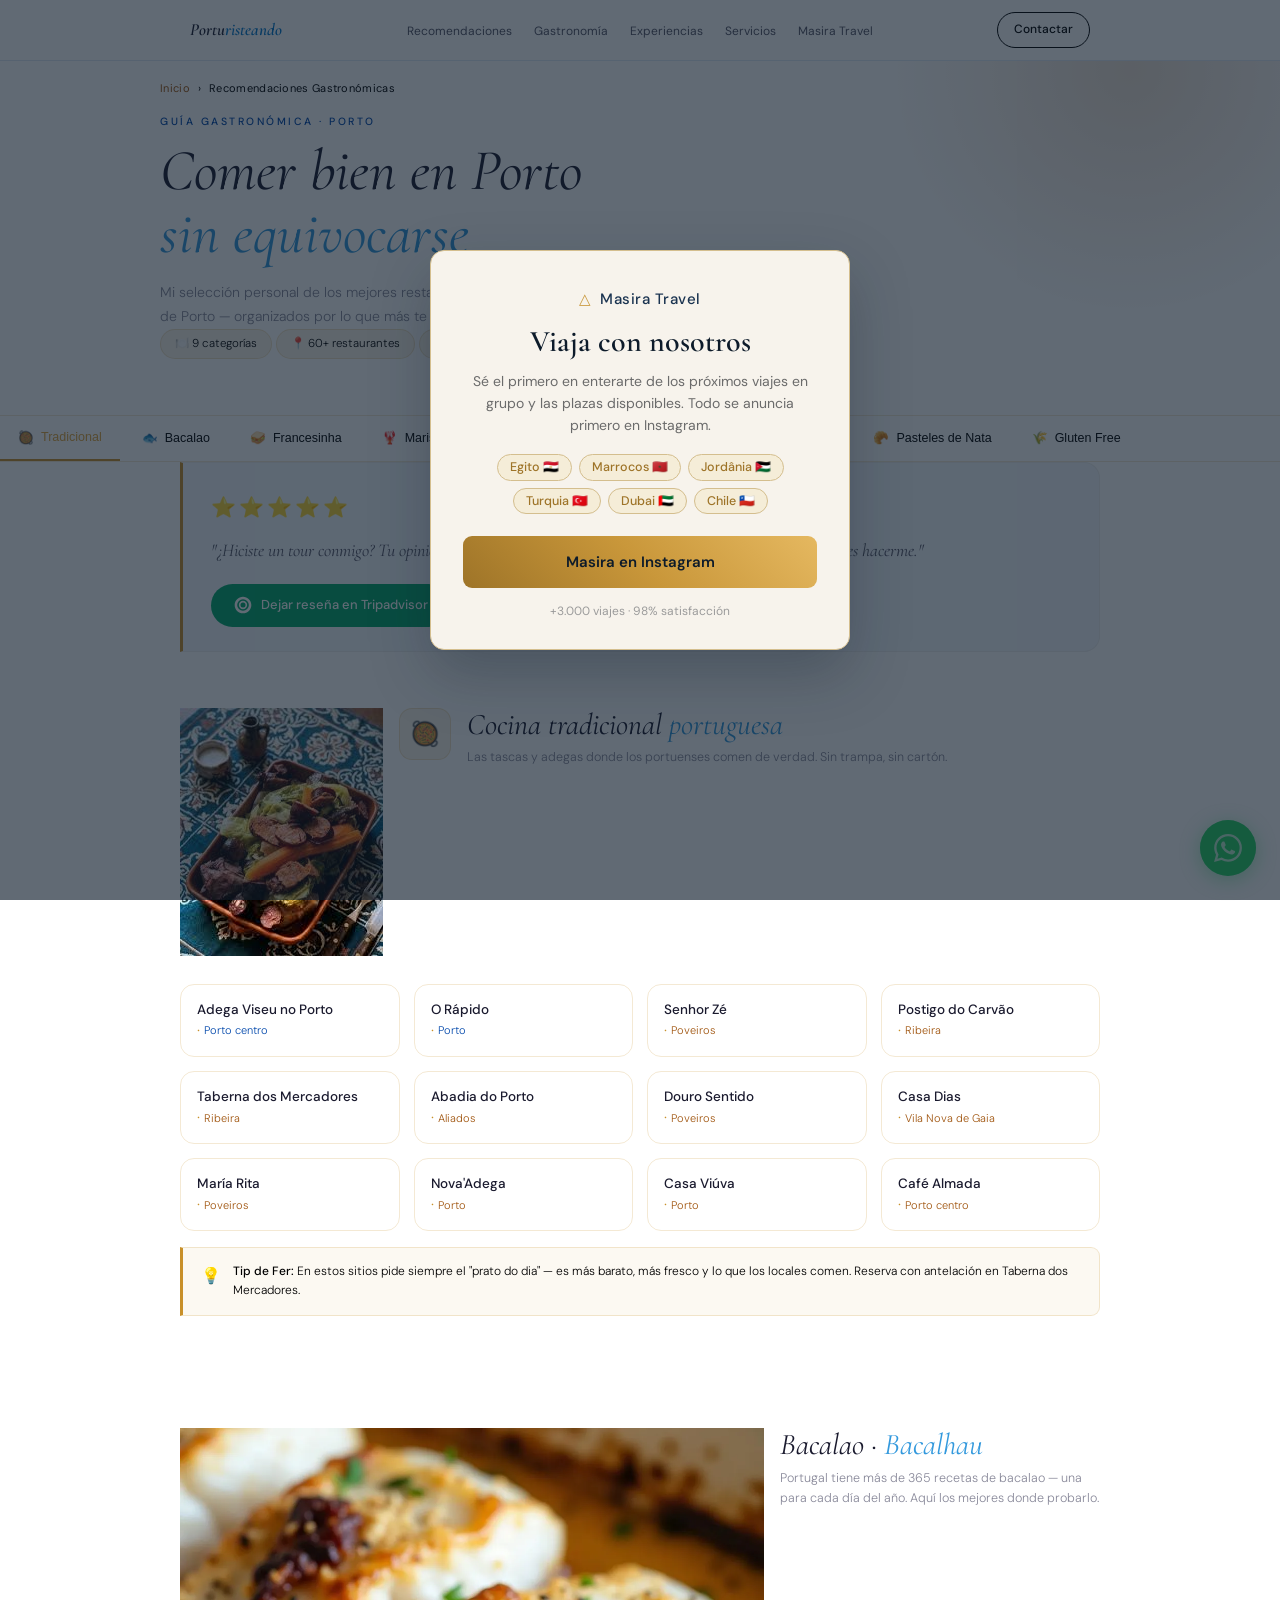
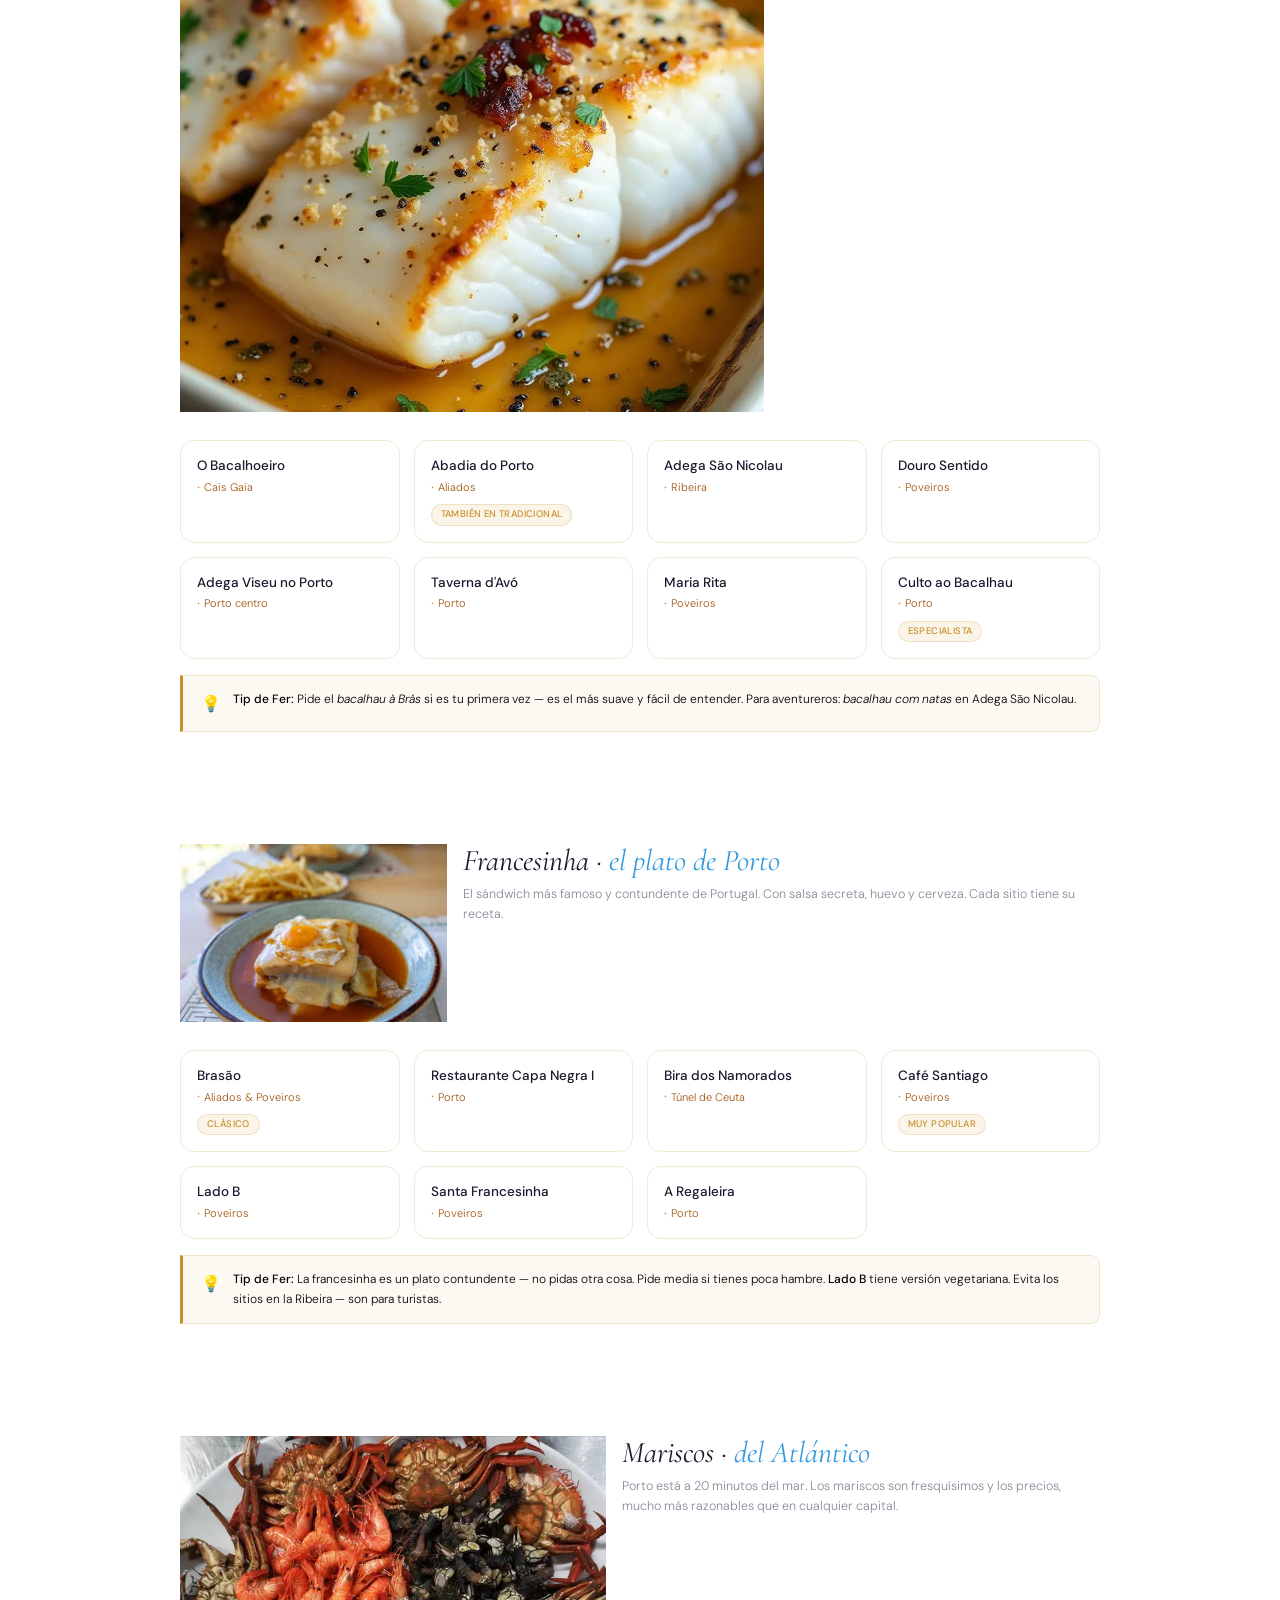
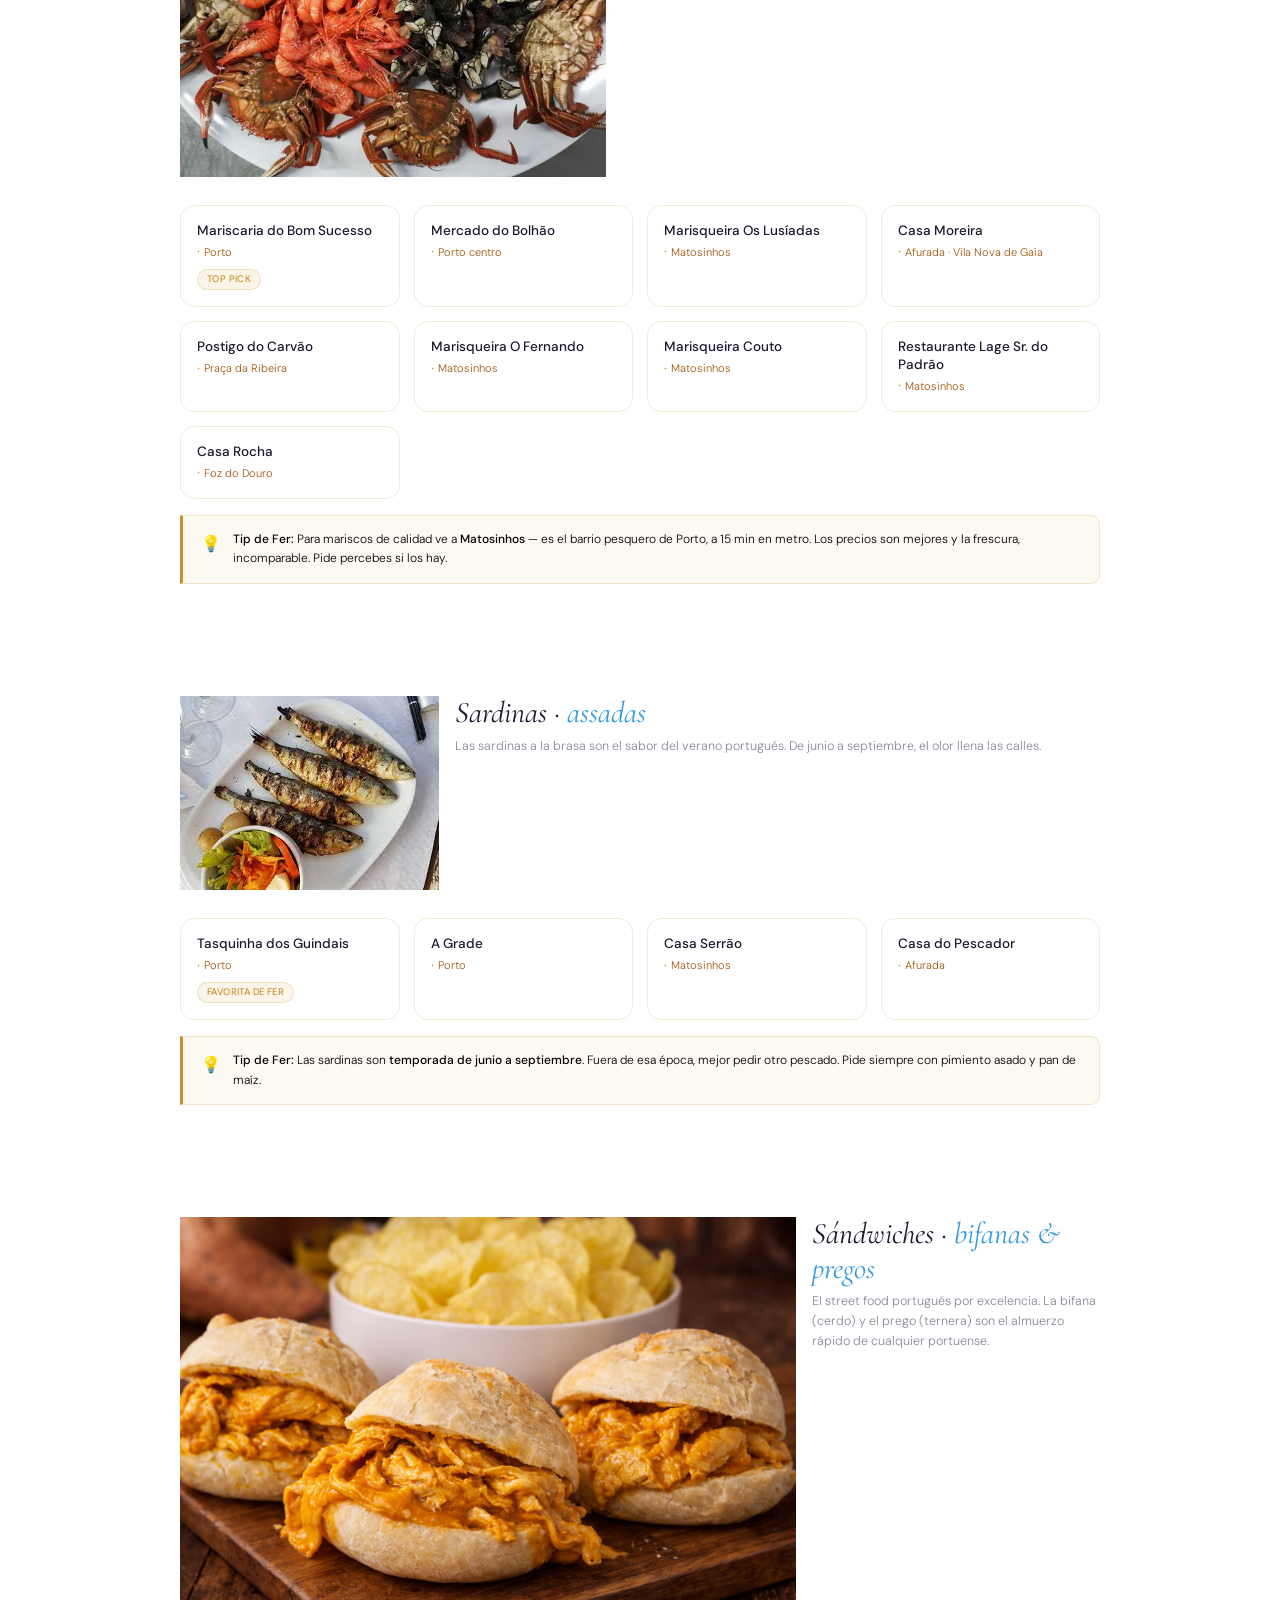
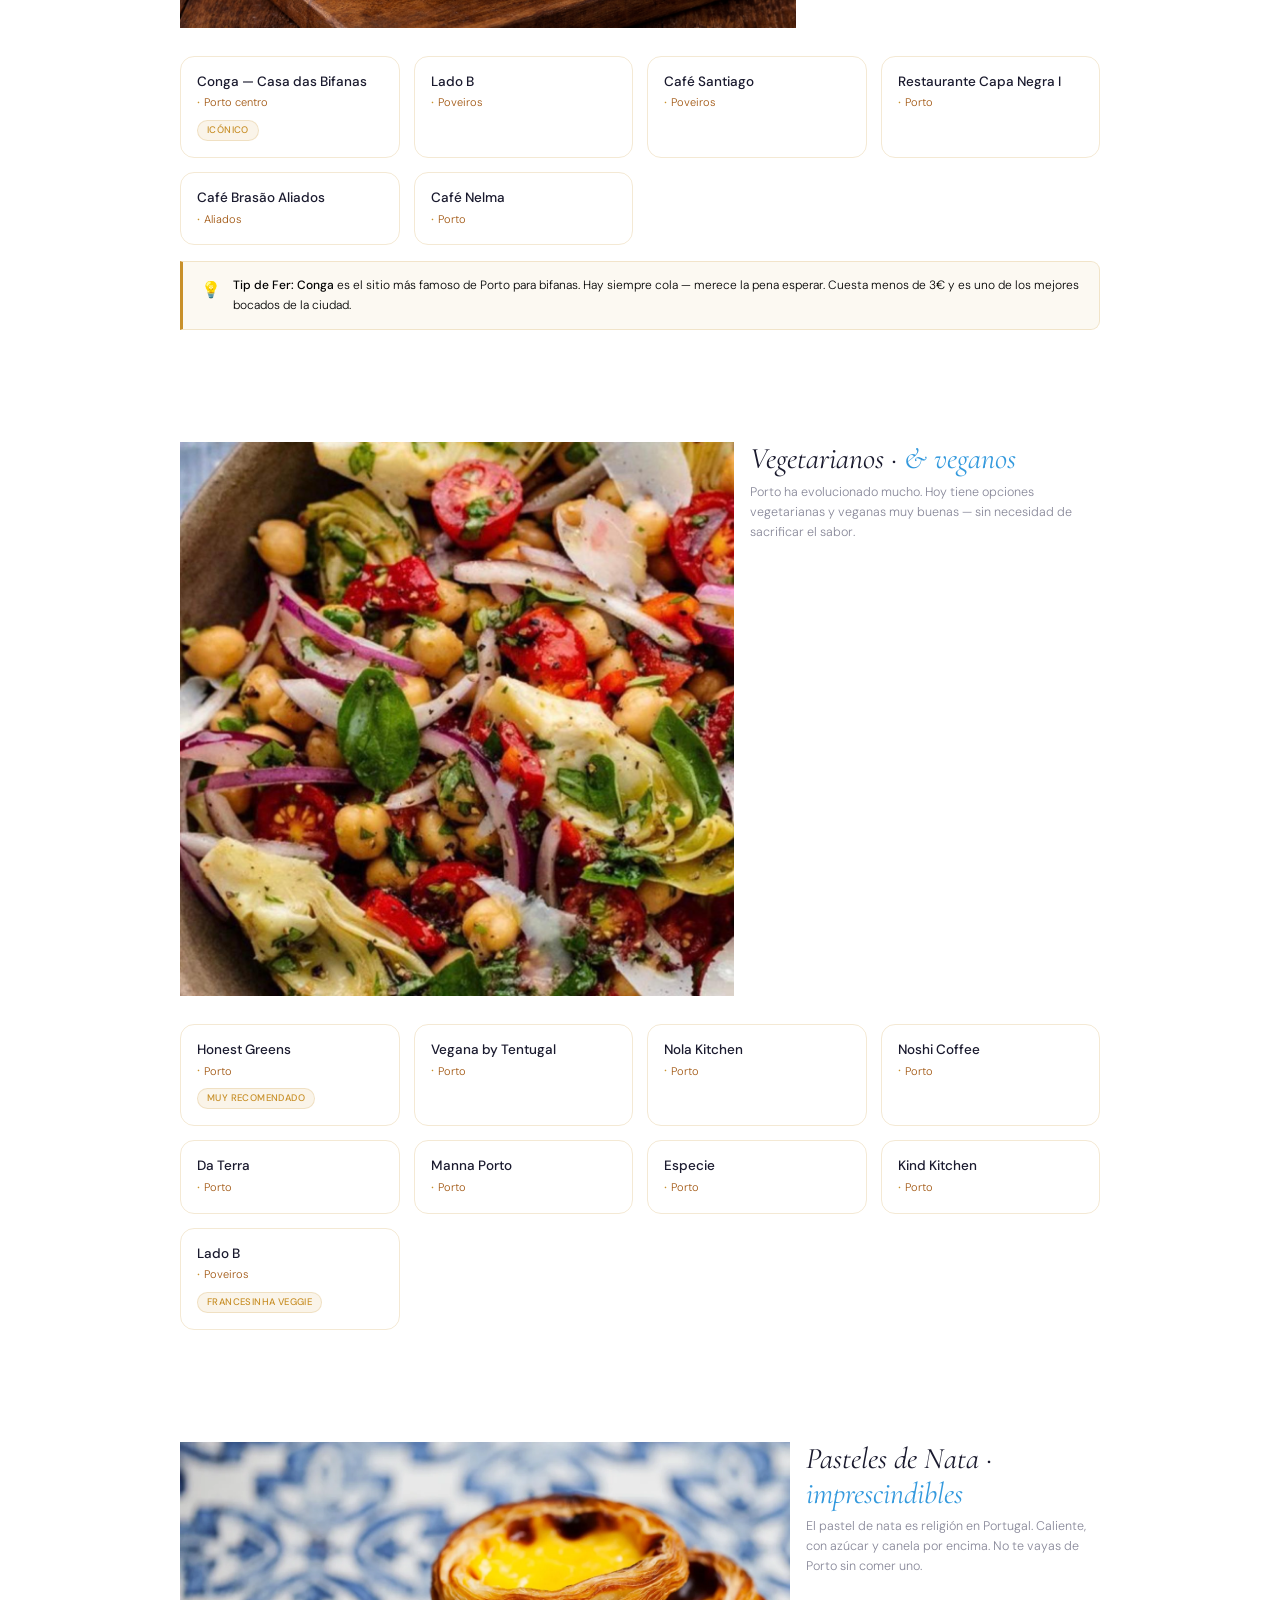
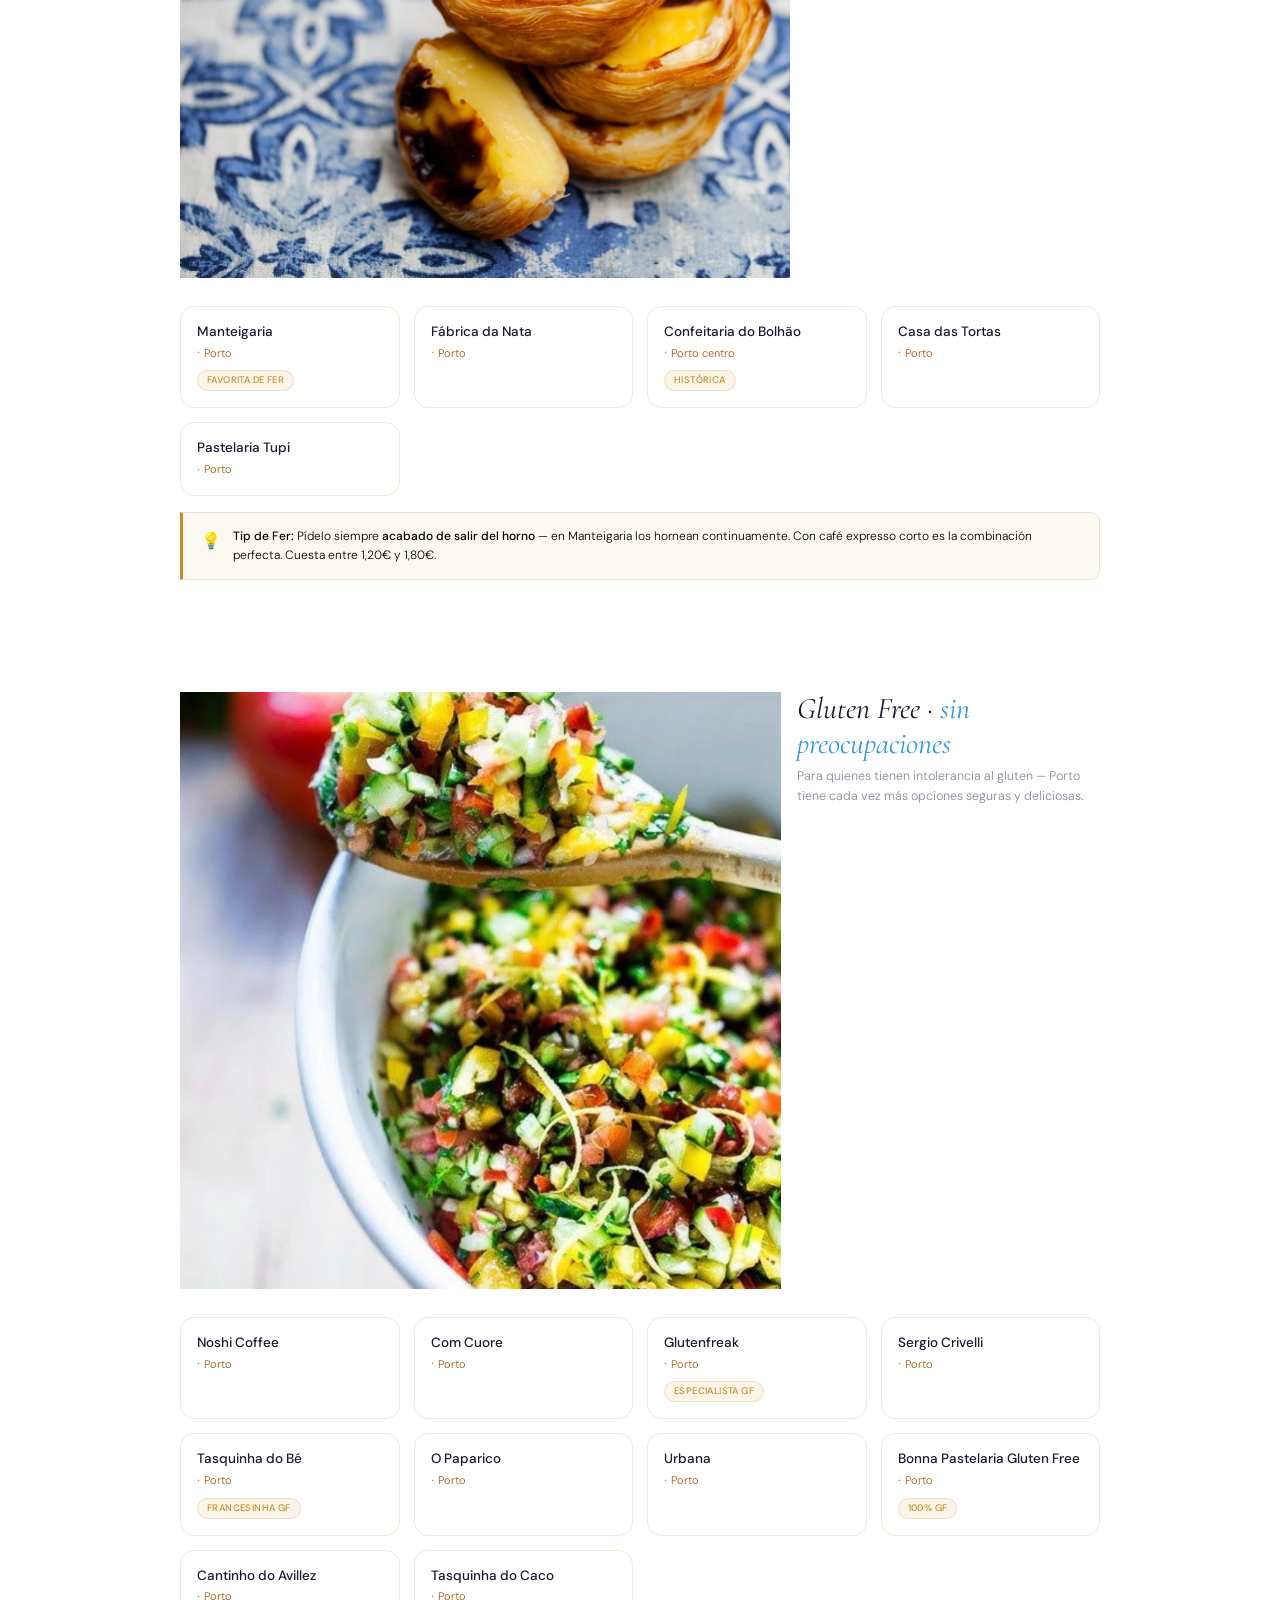
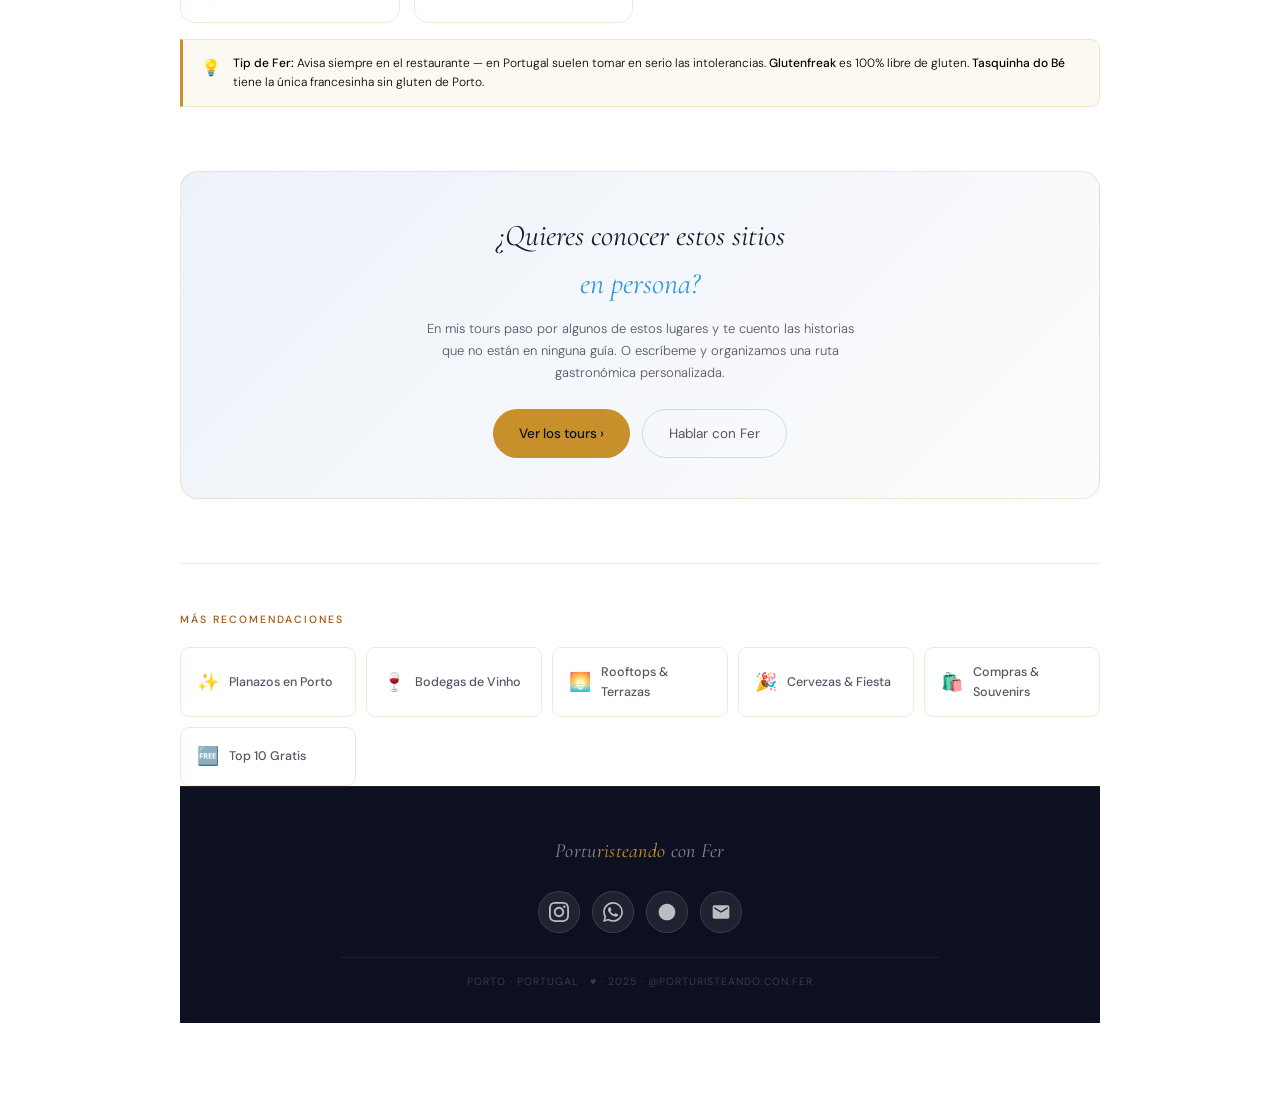
<file: gastronomia.html>
<!doctype html>
<html lang="es">
  <head>
    <meta charset="UTF-8" />
    <meta name="viewport" content="width=device-width, initial-scale=1.0" />
    <meta
      name="description"
      content="Las mejores recomendaciones gastronómicas de Porto — cocina tradicional portuguesa, bacalao, francesinha, mariscos, sardinas, vegetarianos y más. Por Fer, guía turística española en Porto."
    />
    <meta
      name="keywords"
      content="restaurantes Porto español, gastronomía Porto, francesinha Porto, bacalao Porto, mariscos Porto, pasteles nata Porto"
    />
    <meta
      property="og:title"
      content="Gastronomía en Porto · Porturisteando con Fer"
    />
    <meta
      property="og:description"
      content="Los mejores restaurantes de Porto por categorías — la guía definitiva de una española que vive en Porto."
    />
    <title>Gastronomía en Porto · Porturisteando con Fer</title>
    <link rel="icon" href="data:image/svg+xml,<svg xmlns=%22http://www.w3.org/2000/svg%22 viewBox=%220 0 100 100%22><text y=%22.9em%22 font-size=%2280%22 fill=%22%23c8902a%22>△</text></svg>">
    <link rel="preconnect" href="https://fonts.googleapis.com" />
    <link rel="preconnect" href="https://fonts.gstatic.com" crossorigin />
    <link
      href="https://fonts.googleapis.com/css2?family=Cormorant+Garamond:ital,wght@0,300;0,400;0,600;1,300;1,400;1,600&family=DM+Sans:wght@300;400;500&display=swap"
      rel="stylesheet"
    />
    <link rel="stylesheet" href="styles.css" />
    <style>
      /* ── PAGE SPECIFIC: CATEGORIES & RESTAURANT CARDS ── */

      /* ── MAIN CONTENT ── */
      .main {
        max-width: 960px;
        margin: 0 auto;
        padding: 0 20px 80px;
      }

      /* ── CATEGORY SECTION ── */
      .cat-section {
        padding: 56px 0 0;
        scroll-margin-top: 130px;
      }
      .cat-header {
        display: flex;
        align-items: flex-start;
        gap: 16px;
        margin-bottom: 28px;
      }
      .cat-header-icon {
        width: 52px;
        height: 52px;
        border-radius: 13px;
        flex-shrink: 0;
        background: var(--gold-pale);
        border: 0.5px solid var(--gold-border);
        display: flex;
        align-items: center;
        justify-content: center;
        font-size: 24px;
      }
      .cat-header-text {
      }
      .cat-header-label {
        font-size: 10px;
        letter-spacing: 2px;
        text-transform: uppercase;
        color: var(--gold-dim);
        margin-bottom: 5px;
      }
      .cat-header-title {
        font-family: "Cormorant Garamond", serif;
        font-size: clamp(22px, 4vw, 30px);
        font-style: italic;
        font-weight: 400;
        color: var(--text-dark); /* Changed to use text-dark */
        line-height: 1.15;
      }
      .cat-header-title em {
        color: var(--gold-light);
      }
      .cat-header-desc {
        /* This was already mapped to --cream-faint, which is now --text-light */
        font-size: 12.5px;
        color: var(--cream-faint);
        font-weight: 300;
        margin-top: 5px;
        line-height: 1.6;
      }

      /* ── RESTAURANT GRID ── */
      .resto-grid {
        display: grid; /* This was already mapped to --white06, which is now --dark-transparent-06 */
        grid-template-columns: repeat(auto-fill, minmax(200px, 1fr));
        gap: 14px;
      }
      .resto-card {
        background: var(--white06);
        border: 0.5px solid var(--gold-border);
        border-radius: var(--radius);
        padding: 16px 16px 14px;
        transition: all 0.22s;
        position: relative;
        overflow: hidden;
        cursor: default;
        padding: 0; /* Ajuste para imagen */
      }
      .resto-img {
        height: 140px;
        width: 100%; /* Changed to use bg-lightest */
        background: var(--bg-lightest);
        object-fit: cover;
      }
      .resto-info {
        padding: 16px;
      }
      .resto-card::after {
        content: "";
        position: absolute;
        bottom: 0;
        left: 0;
        right: 0;
        height: 2px;
        background: linear-gradient(90deg, var(--gold), var(--gold-light));
        transform: scaleX(0);
        transform-origin: left;
        transition: transform 0.3s;
      }
      .resto-card:hover {
        /* Changed for blue theme */
        background: rgba(0, 71, 171, 0.06);
        border-color: rgba(0, 71, 171, 0.38);
        transform: translateY(-2px);
      }
      .resto-card:hover::after {
        transform: scaleX(1);
      }
      .resto-name {
        /* This was already mapped to --cream, which is now --text-dark */
        font-size: 13.5px;
        font-weight: 500;
        color: var(--text-dark);
        margin-bottom: 4px;
        line-height: 1.3;
      }
      .resto-location {
        font-size: 11px;
        color: var(--gold-dim);
        display: flex;
        align-items: center;
        gap: 4px;
        font-weight: 300;
      }
      .resto-location::before {
        content: "·";
        font-size: 16px;
        color: var(--gold);
        line-height: 1;
        flex-shrink: 0;
      }
      .resto-badge {
        display: inline-block;
        margin-top: 8px;
        background: var(--gold-pale);
        border: 0.5px solid var(--gold-border);
        border-radius: 20px;
        padding: 2px 9px;
        font-size: 9.5px;
        color: var(--gold);
        font-weight: 500;
        letter-spacing: 0.4px;
        text-transform: uppercase;
      }

      /* ── DIVIDER ── */
      .section-divider {
        height: 0.5px;
        background: linear-gradient(
          90deg,
          transparent,
          rgba(0, 71, 171, 0.2),
          transparent
        ); /* Changed for blue theme */
        margin-top: 56px;
      }
      /* ── CTA BOTTOM ── */
      .cta-bottom {
        margin-top: 64px;
        background: linear-gradient(
          135deg,
          rgba(0, 71, 171, 0.07),
          rgba(248, 249, 250, 0.5)
        ); /* Changed for blue/light theme */
        border: 0.5px solid var(--gold-border);
        border-radius: 18px;
        padding: 40px 36px;
        text-align: center;
      }
      .cta-bottom-title {
        /* This was already mapped to --cream, which is now --text-dark */
        font-family: "Cormorant Garamond", serif;
        font-size: clamp(22px, 4vw, 30px);
        font-style: italic;
        color: var(--cream);
        margin-bottom: 10px;
      }
      .cta-bottom-title em {
        color: var(--gold-light);
      }
      .cta-bottom-text {
        /* This was already mapped to --cream-dim, which is now --text-medium */
        font-size: 13px;
        color: var(--cream-dim);
        font-weight: 300;
        line-height: 1.7;
        max-width: 440px;
        margin: 0 auto 24px;
      }
      .cta-row {
        display: flex;
        gap: 12px;
        justify-content: center;
        flex-wrap: wrap;
      }
      /* ── OTHER CATEGORIES ── */
      .other-cats {
        margin-top: 64px;
        padding-top: 48px;
        border-top: 0.5px solid var(--gold-border);
      }
      .other-label {
        font-size: 10.5px;
        letter-spacing: 2px;
        text-transform: uppercase;
        color: var(--gold-dim);
        margin-bottom: 18px;
        font-weight: 500;
      }
      .other-grid {
        display: grid;
        grid-template-columns: repeat(auto-fill, minmax(160px, 1fr));
        gap: 10px;
      }
      .other-card {
        background: var(--dark-transparent-06);
        border: 0.5px solid var(--gold-border); /* Changed for light theme */
        border-radius: var(--radius-sm);
        padding: 14px 16px;
        display: flex;
        align-items: center;
        gap: 10px;
        transition: all 0.2s;
        text-decoration: none;
      }
      .other-card:hover {
        /* Changed for blue theme */
        background: var(--pale-blue);
        border-color: rgba(0, 71, 171, 0.4);
        transform: translateX(3px);
      }
      .other-emoji {
        font-size: 18px;
      }
      .other-name {
        font-size: 12.5px;
        font-weight: 500;
        color: var(--cream-dim);
      }

      /* ── RESPONSIVE ── */
      @media (max-width: 680px) {
        .resto-grid {
          grid-template-columns: 1fr 1fr;
        }
        .other-grid {
          grid-template-columns: 1fr 1fr;
        }
      }
      @media (max-width: 400px) {
        .resto-grid {
          grid-template-columns: 1fr;
        }
        .other-grid {
          grid-template-columns: 1fr;
        }
      }
    </style>
  </head>
  <body>


 <!-- NAV -->
<nav>
  <div class="nav-inner">
   <a href="index.html" class="nav-logo"
          >Portu<span>risteando</span></a
        >
    <ul class="nav-links">
      <li><a href="index.html#recomendaciones">Recomendaciones</a></li>
      <li><a href="gastronomia.html">Gastronomía</a></li>
      <li><a href="experiencias.html">Experiencias</a></li>
      <li><a href="index.html#servicios">Servicios</a></li>
      <li><a href="index.html#masira">Masira Travel</a></li>
    </ul>
   <a href="https://wa.me/351910210968" class="nav-cta" style="color: #000000; background: transparent; border: 1px solid #000000;">
  Contactar
</a>
<button id="menuBtn" class="nav-menu-btn">
     <span></span>
     <span></span>
     <span></span>
   </button>
  </div>
</nav>


<div id="mobileMenu" class="mobile-menu">
  <a href="index.html" class="menu-link">Porturisteando</a>
  <a href="experiencias.html" class="menu-link">Experiencias</a>
  <a href="index.html#servicios" class="menu-link">Servicios</a>
  <a href="index.html#masira" class="menu-link">Masira Travel</a>
  <a href="https://wa.me/351910210968" class="menu-link">Contactar</a>
</div>

    <!-- HERO -->
    <section class="subhero">
      <div class="subhero-glow"></div>
      <div class="subhero-inner">
        <div class="fade-in">
          <div class="breadcrumb">
            <a href="index.html">Inicio</a>
            <span style="color: var(--cream-faint)">›</span>
            <span>Recomendaciones Gastronómicas</span>
          </div>
          <div class="subhero-label" style="color: var(--dim-blue)">
            Guía gastronómica · Porto
          </div>
          <h1 class="subhero-title" style="color: var(--text-dark)">
            Comer bien en Porto<br /><em style="color: var(--light-blue)"
              >sin equivocarse</em
            >
          </h1>
          <p class="subhero-desc" style="color: var(--text-light)">
            Mi selección personal de los mejores restaurantes, tascas y
            marisquerías de Porto — organizados por lo que más te apetece comer.
          </p>
          <div class="subhero-meta">
            <div class="subhero-pill">🍽️ 9 categorías</div>
            <div class="subhero-pill">📍 60+ restaurantes</div>
            <div class="subhero-pill">✅ Testados por Fer</div>
          </div>
        </div>
      </div>
    </section>

    <!-- CATEGORY NAV (sticky) -->
    <div class="cat-nav" id="catNav">
      <div class="cat-nav-inner">
        <button class="cat-nav-btn active">
          <span class="cat-nav-emoji">🥘</span>Tradicional
        </button>
        <button class="cat-nav-btn">
          <span class="cat-nav-emoji">🐟</span>Bacalao
        </button>
        <button class="cat-nav-btn">
          <span class="cat-nav-emoji">🥪</span>Francesinha
        </button>
        <button class="cat-nav-btn">
          <span class="cat-nav-emoji">🦞</span>Mariscos
        </button>
        <button class="cat-nav-btn">
          <span class="cat-nav-emoji">🐟</span>Sardinas
        </button>
        <button class="cat-nav-btn">
          <span class="cat-nav-emoji">🥖</span>Sándwiches
        </button>
        <button class="cat-nav-btn">
          <span class="cat-nav-emoji">🌿</span>Vegetarianos
        </button>
        <button class="cat-nav-btn">
          <span class="cat-nav-emoji">🥐</span>Pasteles de Nata
        </button>
        <button class="cat-nav-btn">
          <span class="cat-nav-emoji">🌾</span>Gluten Free
        </button>
      </div>
    </div>

    <!-- MAIN -->
    <div class="main">
 <!-- 0 · Tripadvisor -->
    <div class="intro-review">
        <div class="review-prompt">
          <div class="review-stars">⭐⭐⭐⭐⭐</div>
          <p class="review-text">
            "¿Hiciste un tour conmigo? Tu opinión me ayuda a llegar 
            a más viajeros — es el mayor regalo que puedes hacerme."
          </p>
         <a href="https://bit.ly/2WlxYpE" target="_blank" class="review-cta">
  <svg width="20" height="20" viewBox="0 0 24 24" fill="#fff" xmlns="http://www.w3.org/2000/svg">
    <path d="M12 2C6.477 2 2 6.477 2 12s4.477 10 10 10 10-4.477 10-10S17.523 2 12 2zm0 3a7 7 0 110 14A7 7 0 0112 5zm0 2a5 5 0 100 10A5 5 0 0012 7zm0 2a3 3 0 110 6 3 3 0 010-6z"/>
  </svg>
  Dejar reseña en Tripadvisor
</a>
        </div>


      <!-- 1 · TRADICIONAL -->
      <section class="cat-section fade-in" id="tradicional">
        <div class="cat-header">
        <div class="tour-img">
          <img src="images/tradicional.jpg">
        </div>
          <div class="cat-header-icon">🥘</div>
          <div class="cat-header-text" style="color: var(--text-dark)">
            <div class="cat-header-title">
              Cocina tradicional
              <em style="color: var(--light-blue)">portuguesa</em>
            </div>
            <div class="cat-header-desc" style="color: var(--text-light)">
              Las tascas y adegas donde los portuenses comen de verdad. Sin
              trampa, sin cartón.
            </div>
          </div>
        </div>
        <div class="resto-grid">
          <div class="resto-card">
            <div class="resto-info">
              <div class="resto-name">Adega Viseu no Porto</div>
              <div class="resto-location" style="color: var(--dim-blue)">
                Porto centro
              </div>
            </div>
          </div>
          <div class="resto-card">
            <div class="resto-info">
              <div class="resto-name">O Rápido</div>
              <div class="resto-location" style="color: var(--dim-blue)">
                Porto
              </div>
            </div>
          </div>
          <div class="resto-card">
            <div class="resto-info">
              <div class="resto-name">Senhor Zé</div>
              <div class="resto-location">Poveiros</div>
            </div>
          </div>
          <div class="resto-card">
            <div class="resto-info">
              <div class="resto-name">Postigo do Carvão</div>
              <div class="resto-location">Ribeira</div>
            </div>
          </div>
          <div class="resto-card">
            <div class="resto-info">
              <div class="resto-name">Taberna dos Mercadores</div>
              <div class="resto-location">Ribeira</div>
            </div>
          </div>
          <div class="resto-card">
            <div class="resto-info">
              <div class="resto-name">Abadia do Porto</div>
              <div class="resto-location">Aliados</div>
            </div>
          </div>
          <div class="resto-card">
            <div class="resto-info">
              <div class="resto-name">Douro Sentido</div>
              <div class="resto-location">Poveiros</div>
            </div>
          </div>
          <div class="resto-card">
            <div class="resto-info">
              <div class="resto-name">Casa Dias</div>
              <div class="resto-location">Vila Nova de Gaia</div>
            </div>
          </div>
          <div class="resto-card">
            <div class="resto-info">
              <div class="resto-name">María Rita</div>
              <div class="resto-location">Poveiros</div>
            </div>
          </div>
          <div class="resto-card">
            <div class="resto-info">
              <div class="resto-name">Nova'Adega</div>
              <div class="resto-location">Porto</div>
            </div>
          </div>
          <div class="resto-card">
            <div class="resto-info">
              <div class="resto-name">Casa Viúva</div>
              <div class="resto-location">Porto</div>
            </div>
          </div>
          <div class="resto-card">
            <div class="resto-info">
              <div class="resto-name">Café Almada</div>
              <div class="resto-location">Porto centro</div>
            </div>
          </div>
        </div>
        <div class="tip-box">
          <div class="tip-icon">💡</div>
          <div class="tip-text">
            <strong>Tip de Fer:</strong> En estos sitios pide siempre el "prato
            do dia" — es más barato, más fresco y lo que los locales comen.
            Reserva con antelación en Taberna dos Mercadores.
          </div>
        </div>
      </section>

      <div class="section-divider"></div>

      <!-- 2 · BACALAO -->
      <section class="cat-section fade-in" id="bacalao">
        <div class="cat-header">
          <div class="tour-img">
          <img src="images/bacalhau.jpg">
        </div>
          <div class="cat-header-text" style="color: var(--text-dark)">
            <div class="cat-header-title">
              Bacalao · <em style="color: var(--light-blue)">Bacalhau</em>
            </div>
            <div class="cat-header-desc" style="color: var(--text-light)">
              Portugal tiene más de 365 recetas de bacalao — una para cada día
              del año. Aquí los mejores donde probarlo.
            </div>
          </div>
        </div>
        <div class="resto-grid">
          <div class="resto-card">
            <div class="resto-info">
            <div class="resto-name">O Bacalhoeiro</div>
            <div class="resto-location">Cais Gaia</div>
            </div>
          </div>
          <div class="resto-card">
            <div class="resto-info">
            <div class="resto-name">Abadia do Porto</div>
            <div class="resto-location">Aliados</div>
            <div class="resto-badge">También en tradicional</div>
            </div>
          </div>
          <div class="resto-card">
            <div class="resto-info">
            <div class="resto-name">Adega São Nicolau</div>
            <div class="resto-location">Ribeira</div>
            </div>
          </div>
          <div class="resto-card">
            <div class="resto-info">
            <div class="resto-name">Douro Sentido</div>
            <div class="resto-location">Poveiros</div>
            </div>
          </div>
          <div class="resto-card">
            <div class="resto-info">
            <div class="resto-name">Adega Viseu no Porto</div>
            <div class="resto-location">Porto centro</div>
            </div>
          </div>
          <div class="resto-card">
            <div class="resto-info">
            <div class="resto-name">Taverna d'Avó</div>
            <div class="resto-location">Porto</div>
            </div>
          </div>
          <div class="resto-card">
            <div class="resto-info">
            <div class="resto-name">Maria Rita</div>
            <div class="resto-location">Poveiros</div>
            </div>
          </div>
          <div class="resto-card">
            <div class="resto-info">
            <div class="resto-name">Culto ao Bacalhau</div>
            <div class="resto-location">Porto</div>
            <div class="resto-badge">Especialista</div>
          </div>
          </div>
        </div>
        
        <div class="tip-box">
          <div class="tip-icon">💡</div>
          <div class="tip-text">
            <strong>Tip de Fer:</strong> Pide el <em>bacalhau à Brás</em> si es
            tu primera vez — es el más suave y fácil de entender. Para
            aventureros: <em>bacalhau com natas</em> en Adega São Nicolau.
          </div>
        </div>
      </section>

      <div class="section-divider"></div>

      <!-- 3 · FRANCESINHA -->
      <section class="cat-section fade-in" id="francesinha">
        <div class="cat-header">
          <div class="tour-img">
          <img src="images/francesinha.jpg">
        </div>
          <div class="cat-header-text" style="color: var(--text-dark)">
            <div class="cat-header-title">
              Francesinha ·
              <em style="color: var(--light-blue)">el plato de Porto</em>
            </div>
            <div class="cat-header-desc" style="color: var(--text-light)">
              El sándwich más famoso y contundente de Portugal. Con salsa
              secreta, huevo y cerveza. Cada sitio tiene su receta.
            </div>
          </div>
        </div>
        <div class="resto-grid">
          <div class="resto-card">
            <div class="resto-info">
            <div class="resto-name">Brasão</div>
            <div class="resto-location">Aliados & Poveiros</div>
            <div class="resto-badge">Clásico</div>
            </div>
          </div>
          <div class="resto-card">
            <div class="resto-info">
            <div class="resto-name">Restaurante Capa Negra I</div>
            <div class="resto-location">Porto</div>
            </div>
          </div>
          <div class="resto-card">
            <div class="resto-info">
            <div class="resto-name">Bira dos Namorados</div>
              <div class="resto-location">Túnel de Ceuta</div>
            </div>
            </div>
          <div class="resto-card">
            <div class="resto-info">
            <div class="resto-name">Café Santiago</div>
            <div class="resto-location">Poveiros</div>
            <div class="resto-badge">Muy popular</div>
            </div>
          </div>
          <div class="resto-card">
            <div class="resto-info">
            <div class="resto-name">Lado B</div>
            <div class="resto-location">Poveiros</div>
            </div>
          </div>
          <div class="resto-card">
            <div class="resto-info">
            <div class="resto-name">Santa Francesinha</div>
            <div class="resto-location">Poveiros</div>
            </div>
          </div>
          <div class="resto-card">
            <div class="resto-info">
            <div class="resto-name">A Regaleira</div>
            <div class="resto-location">Porto</div>
            </div>
          </div>
        </div>
        <div class="tip-box">
          <div class="tip-icon">💡</div>
          <div class="tip-text">
            <strong>Tip de Fer:</strong> La francesinha es un plato contundente
            — no pidas otra cosa. Pide media si tienes poca hambre.
            <strong>Lado B</strong> tiene versión vegetariana. Evita los sitios
            en la Ribeira — son para turistas.
          </div>
        </div>
      </section>

      <div class="section-divider"></div>

      <!-- 4 · MARISCOS -->
      <section class="cat-section fade-in" id="mariscos">
        <div class="cat-header">
          <div class="tour-img">
          <img src="images/mariscos.jpg">
        </div>
          <div class="cat-header-text" style="color: var(--text-dark)">
            <div class="cat-header-title">
              Mariscos · <em style="color: var(--light-blue)">del Atlántico</em>
            </div>
            <div class="cat-header-desc" style="color: var(--text-light)">
              Porto está a 20 minutos del mar. Los mariscos son fresquísimos y
              los precios, mucho más razonables que en cualquier capital.
            </div>
          </div>
        </div>
        <div class="resto-grid">
          <div class="resto-card">
            <div class="resto-info">
            <div class="resto-name">Mariscaria do Bom Sucesso</div>
            <div class="resto-location">Porto</div>
            <div class="resto-badge">Top pick</div>
            </div>
          </div>
          <div class="resto-card">
            <div class="resto-info">
            <div class="resto-name">Mercado do Bolhão</div>
            <div class="resto-location">Porto centro</div>
            </div>
          </div>
          <div class="resto-card">
            <div class="resto-info">
            <div class="resto-name">Marisqueira Os Lusíadas</div>
            <div class="resto-location">Matosinhos</div>
            </div>
          </div>
          <div class="resto-card">
            <div class="resto-info">
            <div class="resto-name">Casa Moreira</div>
            <div class="resto-location">Afurada · Vila Nova de Gaia</div>
            </div>
          </div>
          <div class="resto-card">
            <div class="resto-info">
            <div class="resto-name">Postigo do Carvão</div>
            <div class="resto-location">Praça da Ribeira</div>
            </div>
          </div>
          <div class="resto-card">
            <div class="resto-info">
            <div class="resto-name">Marisqueira O Fernando</div>
            <div class="resto-location">Matosinhos</div>
            </div>
          </div>
          <div class="resto-card">
            <div class="resto-info">
            <div class="resto-name">Marisqueira Couto</div>
            <div class="resto-location">Matosinhos</div>
            </div>
          </div>
          <div class="resto-card">
            <div class="resto-info">
            <div class="resto-name">Restaurante Lage Sr. do Padrão</div>
            <div class="resto-location">Matosinhos</div>
            </div>
          </div>
          <div class="resto-card">
            <div class="resto-info">
            <div class="resto-name">Casa Rocha</div>
            <div class="resto-location">Foz do Douro</div>
            </div>
          </div>
        </div>
        <div class="tip-box">
          <div class="tip-icon">💡</div>
          <div class="tip-text">
            <strong>Tip de Fer:</strong> Para mariscos de calidad ve a
            <strong>Matosinhos</strong> — es el barrio pesquero de Porto, a 15
            min en metro. Los precios son mejores y la frescura, incomparable.
            Pide percebes si los hay.
          </div>
        </div>
      </section>

      <div class="section-divider"></div>

      <!-- 5 · SARDINAS -->
      <section class="cat-section fade-in" id="sardinas">
        <div class="cat-header">
          <div class="tour-img">
          <img src="images/sardinha.jpg">
        </div>
          <div class="cat-header-text" style="color: var(--text-dark)">
            <div class="cat-header-title">
              Sardinas · <em style="color: var(--light-blue)">assadas</em>
            </div>
            <div class="cat-header-desc" style="color: var(--text-light)">
              Las sardinas a la brasa son el sabor del verano portugués. De
              junio a septiembre, el olor llena las calles.
            </div>
          </div>
        </div>
        <div class="resto-grid">
          <div class="resto-card">
            <div class="resto-info">
            <div class="resto-name">Tasquinha dos Guindais</div>
            <div class="resto-location">Porto</div>
            <div class="resto-badge">Favorita de Fer</div>
            </div>
          </div>
          <div class="resto-card">
            <div class="resto-info">
            <div class="resto-name">A Grade</div>
            <div class="resto-location">Porto</div>
            </div>
          </div>
          <div class="resto-card">
            <div class="resto-info">
            <div class="resto-name">Casa Serrão</div>
            <div class="resto-location">Matosinhos</div>
            </div>
          </div>
          <div class="resto-card">
            <div class="resto-info">
            <div class="resto-name">Casa do Pescador</div>
            <div class="resto-location">Afurada</div>
            </div>
          </div>
        </div>
        <div class="tip-box">
          <div class="tip-icon">💡</div>
          <div class="tip-text">
            <strong>Tip de Fer:</strong> Las sardinas son
            <strong>temporada de junio a septiembre</strong>. Fuera de esa
            época, mejor pedir otro pescado. Pide siempre con pimiento asado y
            pan de maíz.
          </div>
        </div>
      </section>

      <div class="section-divider"></div>

      <!-- 6 · SÁNDWICHES -->
      <section class="cat-section fade-in" id="sandwiches">
        <div class="cat-header">
          <div class="tour-img">
          <img src="images/bifana.png">
        </div>
          <div class="cat-header-text" style="color: var(--text-dark)">
            <div class="cat-header-title">
              Sándwiches ·
              <em style="color: var(--light-blue)">bifanas & pregos</em>
            </div>
            <div class="cat-header-desc" style="color: var(--text-light)">
              El street food portugués por excelencia. La bifana (cerdo) y el
              prego (ternera) son el almuerzo rápido de cualquier portuense.
            </div>
          </div>
        </div>
        <div class="resto-grid">
          <div class="resto-card">
            <div class="resto-info">
            <div class="resto-name">Conga — Casa das Bifanas</div>
            <div class="resto-location">Porto centro</div>
            <div class="resto-badge">Icónico</div>
            </div>
          </div>
          <div class="resto-card">
            <div class="resto-info">
            <div class="resto-name">Lado B</div>
            <div class="resto-location">Poveiros</div>
            </div>
          </div>
          <div class="resto-card">
            <div class="resto-info">
            <div class="resto-name">Café Santiago</div>
            <div class="resto-location">Poveiros</div>
            </div>
          </div>
          <div class="resto-card">
            <div class="resto-info">
            <div class="resto-name">Restaurante Capa Negra I</div>
            <div class="resto-location">Porto</div>
            </div>
          </div>
          <div class="resto-card">
            <div class="resto-info">
            <div class="resto-name">Café Brasão Aliados</div>
            <div class="resto-location">Aliados</div>
            </div>
          </div>
          <div class="resto-card">
            <div class="resto-info">
            <div class="resto-name">Café Nelma</div>
            <div class="resto-location">Porto</div>
            </div>
          </div>
        </div>
        <div class="tip-box">
          <div class="tip-icon">💡</div>
          <div class="tip-text">
            <strong>Tip de Fer:</strong> <strong>Conga</strong> es el sitio más
            famoso de Porto para bifanas. Hay siempre cola — merece la pena
            esperar. Cuesta menos de 3€ y es uno de los mejores bocados de la
            ciudad.
          </div>
        </div>
      </section>

      <div class="section-divider"></div>

      <!-- 7 · VEGETARIANOS -->
      <section class="cat-section fade-in" id="vegetarianos">
        <div class="cat-header">
          <div class="tour-img">
          <img src="images/Vegetarianos.jpg">
        </div>
          <div class="cat-header-text" style="color: var(--text-dark)">
            <div class="cat-header-title">
              Vegetarianos · <em style="color: var(--light-blue)">& veganos</em>
            </div>
            <div class="cat-header-desc" style="color: var(--text-light)">
              Porto ha evolucionado mucho. Hoy tiene opciones vegetarianas y
              veganas muy buenas — sin necesidad de sacrificar el sabor.
            </div>
          </div>
        </div>
        <div class="resto-grid">
          <div class="resto-card">
            <div class="resto-info">
            <div class="resto-name">Honest Greens</div>
            <div class="resto-location">Porto</div>
            <div class="resto-badge">Muy recomendado</div>
            </div>
          </div>
          <div class="resto-card">
            <div class="resto-info">
            <div class="resto-name">Vegana by Tentugal</div>
            <div class="resto-location">Porto</div>
            </div>
          </div>
          <div class="resto-card">
            <div class="resto-info">
            <div class="resto-name">Nola Kitchen</div>
            <div class="resto-location">Porto</div>
            </div>
          </div>
          <div class="resto-card">
            <div class="resto-info">
            <div class="resto-name">Noshi Coffee</div>
            <div class="resto-location">Porto</div>
            </div>
          </div>
          <div class="resto-card">
            <div class="resto-info">
            <div class="resto-name">Da Terra</div>
            <div class="resto-location">Porto</div>
            </div>
          </div>
          <div class="resto-card">
            <div class="resto-info">
            <div class="resto-name">Manna Porto</div>
            <div class="resto-location">Porto</div>
            </div>
          </div>
          <div class="resto-card">
            <div class="resto-info">
            <div class="resto-name">Especie</div>
            <div class="resto-location">Porto</div>
            </div>
          </div>
          <div class="resto-card">
            <div class="resto-info">
            <div class="resto-name">Kind Kitchen</div>
            <div class="resto-location">Porto</div>
            </div>
          </div>
          <div class="resto-card">
            <div class="resto-info">
            <div class="resto-name">Lado B</div>
            <div class="resto-location">Poveiros</div>
            <div class="resto-badge">Francesinha veggie</div>
            </div>
          </div>
        </div>
      </section>

      <div class="section-divider"></div>

      <!-- 8 · PASTELES DE NATA -->
      <section class="cat-section fade-in" id="nata">
        <div class="cat-header">
          <div class="tour-img">
          <img src="images/nata.jpg">
        </div>
          <div class="cat-header-text" style="color: var(--text-dark)">
            <div class="cat-header-title">
              Pasteles de Nata ·
              <em style="color: var(--light-blue)">imprescindibles</em>
            </div>
            <div class="cat-header-desc" style="color: var(--text-light)">
              El pastel de nata es religión en Portugal. Caliente, con azúcar y
              canela por encima. No te vayas de Porto sin comer uno.
            </div>
          </div>
        </div>
        <div class="resto-grid">
          <div class="resto-card">
            <div class="resto-info">
            <div class="resto-name">Manteigaria</div>
            <div class="resto-location">Porto</div>
            <div class="resto-badge">Favorita de Fer</div>
            </div>
          </div>
          <div class="resto-card">
            <div class="resto-info">
            <div class="resto-name">Fábrica da Nata</div>
            <div class="resto-location">Porto</div>
            </div>
          </div>
          <div class="resto-card">
            <div class="resto-info">
            <div class="resto-name">Confeitaria do Bolhão</div>
            <div class="resto-location">Porto centro</div>
            <div class="resto-badge">Histórica</div>
            </div>
          </div>
          <div class="resto-card">
            <div class="resto-info">
            <div class="resto-name">Casa das Tortas</div>
            <div class="resto-location">Porto</div>
            </div>
          </div>
          <div class="resto-card">
            <div class="resto-info">
            <div class="resto-name">Pastelaria Tupi</div>
            <div class="resto-location">Porto</div>
            </div>
          </div>
        </div>
        <div class="tip-box">
          <div class="tip-icon">💡</div>
          <div class="tip-text">
            <strong>Tip de Fer:</strong> Pídelo siempre
            <strong>acabado de salir del horno</strong> — en Manteigaria los
            hornean continuamente. Con café expresso corto es la combinación
            perfecta. Cuesta entre 1,20€ y 1,80€.
          </div>
        </div>
      </section>

      <div class="section-divider"></div>

      <!-- 9 · GLUTEN FREE -->
      <section class="cat-section fade-in" id="glutenfree">
        <div class="cat-header">
          <div class="tour-img">
          <img src="images/Gluten.jpg">
        </div>
          <div class="cat-header-text" style="color: var(--text-dark)">
            <div class="cat-header-title">
              Gluten Free ·
              <em style="color: var(--light-blue)">sin preocupaciones</em>
            </div>
            <div class="cat-header-desc" style="color: var(--text-light)">
              Para quienes tienen intolerancia al gluten — Porto tiene cada vez
              más opciones seguras y deliciosas.
            </div>
          </div>
        </div>
        <div class="resto-grid">
          <div class="resto-card">
            <div class="resto-info">
            <div class="resto-name">Noshi Coffee</div>
            <div class="resto-location">Porto</div>
            </div>
          </div>
          <div class="resto-card">
            <div class="resto-info">
                          <div class="resto-name">Com Cuore</div>
            <div class="resto-location">Porto</div>
            </div>
          </div>
          <div class="resto-card">
            <div class="resto-info">
            <div class="resto-name">Glutenfreak</div>
            <div class="resto-location">Porto</div>
            <div class="resto-badge">Especialista GF</div>
            </div>
          </div>
          <div class="resto-card">
            <div class="resto-info">
            <div class="resto-name">Sergio Crivelli</div>
            <div class="resto-location">Porto</div>
            </div>
          </div>
          <div class="resto-card">
            <div class="resto-info">
            <div class="resto-name">Tasquinha do Bé</div>
            <div class="resto-location">Porto</div>
            <div class="resto-badge">Francesinha GF</div>
            </div>
          </div>
          <div class="resto-card">
            <div class="resto-info">
            <div class="resto-name">O Paparico</div>
            <div class="resto-location">Porto</div>
            </div>
          </div>
          <div class="resto-card">
            <div class="resto-info">
            <div class="resto-name">Urbana</div>
            <div class="resto-location">Porto</div>
            </div>
          </div>
          <div class="resto-card">
            <div class="resto-info">
            <div class="resto-name">Bonna Pastelaria Gluten Free</div>
            <div class="resto-location">Porto</div>
            <div class="resto-badge">100% GF</div>
            </div>
          </div>
          <div class="resto-card">
            <div class="resto-info">
            <div class="resto-name">Cantinho do Avillez</div>
            <div class="resto-location">Porto</div>
            </div>
          </div>
          <div class="resto-card">
            <div class="resto-info">
            <div class="resto-name">Tasquinha do Caco</div>
            <div class="resto-location">Porto</div>
            </div>
          </div>
        </div>
        <div class="tip-box">
          <div class="tip-icon">💡</div>
          <div class="tip-text">
            <strong>Tip de Fer:</strong> Avisa siempre en el restaurante — en
            Portugal suelen tomar en serio las intolerancias.
            <strong>Glutenfreak</strong> es 100% libre de gluten.
            <strong>Tasquinha do Bé</strong> tiene la única francesinha sin
            gluten de Porto.
          </div>
        </div>
      </section>

      <!-- CTA BOTTOM -->
      <div class="cta-bottom fade-in">
        <div class="cta-bottom-title" style="color: var(--text-dark)">
          ¿Quieres conocer estos sitios<br /><em
            style="color: var(--light-blue)"
            >en persona?</em
          >
        </div>
        <p class="cta-bottom-text" style="color: var(--text-medium)">
          En mis tours paso por algunos de estos lugares y te cuento las
          historias que no están en ninguna guía. O escríbeme y organizamos una
          ruta gastronómica personalizada.
        </p>
        <div class="cta-row">
          <a href="index.html#tours" class="btn-primary"
            >Ver los tours ›</a
          >
          <a
            href="https://wa.me/351910210968"
            target="_blank"
            class="btn-outline"
            style="color: var(--text-medium); border-color: var(--blue-border)"
            >Hablar con Fer</a
          >
        </div>
      </div>

      <!-- OTHER CATEGORIES -->
      <div class="other-cats fade-in">
        <div class="other-label">Más recomendaciones</div>
        <div class="other-grid">
          <a href="experiencias.html#recomendaciones" class="other-card">
            <span class="other-emoji">✨</span>
            <span class="other-name" style="color: var(--text-medium)"
              >Planazos en Porto</span
            >
          </a>
          <a href="experiencias.html#recomendaciones" class="other-card">
            <span class="other-emoji">🍷</span>
            <span class="other-name" style="color: var(--text-medium)"
              >Bodegas de Vinho</span
            >
          </a>
          <a href="experiencias.html#recomendaciones" class="other-card">
            <span class="other-emoji">🌅</span>
            <span class="other-name" style="color: var(--text-medium)"
              >Rooftops & Terrazas</span
            >
          </a>
          <a href="experiencias.html#recomendaciones" class="other-card">
            <span class="other-emoji">🎉</span>
            <span class="other-name" style="color: var(--text-medium)"
              >Cervezas & Fiesta</span
            >
          </a>
          <a href="experiencias.html#recomendaciones" class="other-card">
            <span class="other-emoji">🛍️</span>
            <span class="other-name" style="color: var(--text-medium)"
              >Compras & Souvenirs</span
            >
          </a>
          <a href="experiencias.html#recomendaciones" class="other-card">
            <span class="other-emoji">🆓</span>
            <span class="other-name" style="color: var(--text-medium)"
              >Top 10 Gratis</span
            >
          </a>
        </div>
      </div>
    </div>
    <!-- /main -->

    <!-- FOOTER -->
    <footer class="footer-dark">
  <div class="footer-dark-inner">

    <!-- Logo -->
    <div class="footer-dark-logo">
      Portu<span>risteando</span> con Fer
    </div>

    <!-- Ícones sociais -->
    <div class="footer-social">
      <a href="https://www.instagram.com/porturisteando.con.fer/" target="_blank" class="footer-social-btn" aria-label="Instagram">
        <svg width="20" height="20" viewBox="0 0 24 24" fill="currentColor">
          <path d="M12 2.163c3.204 0 3.584.012 4.85.07 3.252.148 4.771 1.691 4.919 4.919.058 1.265.069 1.645.069 4.849 0 3.205-.012 3.584-.069 4.849-.149 3.225-1.664 4.771-4.919 4.919-1.266.058-1.644.07-4.85.07-3.204 0-3.584-.012-4.849-.07-3.26-.149-4.771-1.699-4.919-4.92-.058-1.265-.07-1.644-.07-4.849 0-3.204.013-3.583.07-4.849.149-3.227 1.664-4.771 4.919-4.919 1.266-.057 1.645-.069 4.849-.069zm0-2.163c-3.259 0-3.667.014-4.947.072-4.358.2-6.78 2.618-6.98 6.98-.059 1.281-.073 1.689-.073 4.948 0 3.259.014 3.668.072 4.948.2 4.358 2.618 6.78 6.98 6.98 1.281.058 1.689.072 4.948.072 3.259 0 3.668-.014 4.948-.072 4.354-.2 6.782-2.618 6.979-6.98.059-1.28.073-1.689.073-4.948 0-3.259-.014-3.667-.072-4.947-.196-4.354-2.617-6.78-6.979-6.98-1.281-.059-1.69-.073-4.949-.073zm0 5.838c-3.403 0-6.162 2.759-6.162 6.162s2.759 6.163 6.162 6.163 6.162-2.759 6.162-6.163c0-3.403-2.759-6.162-6.162-6.162zm0 10.162c-2.209 0-4-1.79-4-4 0-2.209 1.791-4 4-4s4 1.791 4 4c0 2.21-1.791 4-4 4zm6.406-11.845c-.796 0-1.441.645-1.441 1.44s.645 1.44 1.441 1.44c.795 0 1.439-.645 1.439-1.44s-.644-1.44-1.439-1.44z"/>
        </svg>
      </a>

      <a href="https://wa.me/351910210968" target="_blank" class="footer-social-btn" aria-label="WhatsApp">
        <svg width="20" height="20" viewBox="0 0 24 24" fill="currentColor">
          <path d="M17.472 14.382c-.297-.149-1.758-.867-2.03-.967-.273-.099-.471-.148-.67.15-.197.297-.767.966-.94 1.164-.173.199-.347.223-.644.075-.297-.15-1.255-.463-2.39-1.475-.883-.788-1.48-1.761-1.653-2.059-.173-.297-.018-.458.13-.606.134-.133.298-.347.446-.52.149-.174.198-.298.298-.497.099-.198.05-.371-.025-.52-.075-.149-.669-1.612-.916-2.207-.242-.579-.487-.5-.669-.51-.173-.008-.371-.01-.57-.01-.198 0-.52.074-.792.372-.272.297-1.04 1.016-1.04 2.479 0 1.462 1.065 2.875 1.213 3.074.149.198 2.096 3.2 5.077 4.487.709.306 1.262.489 1.694.625.712.227 1.36.195 1.871.118.571-.085 1.758-.719 2.006-1.413.248-.694.248-1.289.173-1.413-.074-.124-.272-.198-.57-.347m-5.421 7.403h-.004a9.87 9.87 0 01-5.031-1.378l-.361-.214-3.741.982.998-3.648-.235-.374a9.86 9.86 0 01-1.51-5.26c.001-5.45 4.436-9.884 9.888-9.884 2.64 0 5.122 1.03 6.988 2.898a9.825 9.825 0 012.893 6.994c-.003 5.45-4.437 9.884-9.885 9.884m8.413-18.297A11.815 11.815 0 0012.05 0C5.495 0 .16 5.335.157 11.892c0 2.096.547 4.142 1.588 5.945L.057 24l6.305-1.654a11.882 11.882 0 005.683 1.448h.005c6.554 0 11.89-5.335 11.893-11.893a11.821 11.821 0 00-3.48-8.413z"/>
        </svg>
      </a>

      <a href="https://bit.ly/2WlxYpE" target="_blank" class="footer-social-btn" aria-label="Tripadvisor">
        <svg width="20" height="20" viewBox="0 0 24 24" fill="currentColor">
          <path d="M12 2C6.477 2 2 6.477 2 12s4.477 10 10 10 10-4.477 10-10S17.523 2 12 2zm-3.5 8a2 2 0 100 4 2 2 0 000-4zm7 0a2 2 0 100 4 2 2 0 000-4zm-3.5-3l-2.5 2h5L12 7z"/>
        </svg>
      </a>

      <a href="mailto:fernanda.blondel@gmail.com" class="footer-social-btn" aria-label="Email">
        <svg width="20" height="20" viewBox="0 0 24 24" fill="currentColor">
          <path d="M20 4H4c-1.1 0-2 .9-2 2v12c0 1.1.9 2 2 2h16c1.1 0 2-.9 2-2V6c0-1.1-.9-2-2-2zm0 4l-8 5-8-5V6l8 5 8-5v2z"/>
        </svg>
      </a>
    </div>

    <!-- Copyright -->
    <div class="footer-dark-copy">
      Porto · Portugal · ♥ · 2025 · @porturisteando.con.fer
    </div>

  </div>


<!-- MASIRA INSTAGRAM POPUP -->
<div id="masiraPopup" class="ig-popup" role="dialog" aria-modal="true" aria-labelledby="igPopupTitle" aria-hidden="true">
  <div class="ig-popup-card">
    <button class="ig-popup-close" id="igPopupClose" aria-label="Cerrar"></button>
    <div class="ig-popup-logo"><span class="ig-popup-mark">△</span> Masira Travel</div>
    <h3 id="igPopupTitle" class="ig-popup-title">Viaja con nosotros</h3>
    <p class="ig-popup-text">Sé el primero en enterarte de los próximos viajes en grupo y las plazas disponibles. Todo se anuncia primero en Instagram.</p>
    <div class="ig-popup-chips">
      <span class="masira-chip">Egito 🇪🇬</span>
      <span class="masira-chip">Marrocos 🇲🇦</span>
      <span class="masira-chip">Jordânia 🇯🇴</span>
      <span class="masira-chip">Turquia 🇹🇷</span>
      <span class="masira-chip">Dubai 🇦🇪</span>
      <span class="masira-chip">Chile 🇨🇱</span>
    </div>
    <!-- TODO: reemplazar __MASIRA_HANDLE__ por el handle real del Instagram de Masira -->
    <a href="https://www.instagram.com/masira.experience/" target="_blank" rel="noopener" class="ig-popup-cta" id="igPopupCta">
      Masira en Instagram
    </a>
    <p class="ig-popup-social">+3.000 viajes · 98% satisfacción</p>
  </div>
</div>

</footer>

    <!-- WA FLOAT -->
    <a
      href="https://wa.me/351910210968"
      target="_blank"
      class="wa-float"
      aria-label="WhatsApp"
    >
      <div class="wa-pulse"></div>
      <svg viewBox="0 0 24 24" xmlns="http://www.w3.org/2000/svg">
        <path
          d="M17.472 14.382c-.297-.149-1.758-.867-2.03-.967-.273-.099-.471-.148-.67.15-.197.297-.767.966-.94 1.164-.173.199-.347.223-.644.075-.297-.15-1.255-.463-2.39-1.475-.883-.788-1.48-1.761-1.653-2.059-.173-.297-.018-.458.13-.606.134-.133.298-.347.446-.52.149-.174.198-.298.298-.497.099-.198.05-.371-.025-.52-.075-.149-.669-1.612-.916-2.207-.242-.579-.487-.5-.669-.51-.173-.008-.371-.01-.57-.01-.198 0-.52.074-.792.372-.272.297-1.04 1.016-1.04 2.479 0 1.462 1.065 2.875 1.213 3.074.149.198 2.096 3.2 5.077 4.487.709.306 1.262.489 1.694.625.712.227 1.36.195 1.871.118.571-.085 1.758-.719 2.006-1.413.248-.694.248-1.289.173-1.413-.074-.124-.272-.198-.57-.347m-5.421 7.403h-.004a9.87 9.87 0 01-5.031-1.378l-.361-.214-3.741.982.998-3.648-.235-.374a9.86 9.86 0 01-1.51-5.26c.001-5.45 4.436-9.884 9.888-9.884 2.64 0 5.122 1.03 6.988 2.898a9.825 9.825 0 012.893 6.994c-.003 5.45-4.437 9.884-9.885 9.884m8.413-18.297A11.815 11.815 0 0012.05 0C5.495 0 .16 5.335.157 11.892c0 2.096.547 4.142 1.588 5.945L.057 24l6.305-1.654a11.882 11.882 0 005.683 1.448h.005c6.554 0 11.89-5.335 11.893-11.893a11.821 11.821 0 00-3.48-8.413z"
        />
      </svg>
    </a>

    <script src="main.js" defer></script>
    <script>
      // Page-specific navigation logic
      function goToSection(id) {
        const el = document.getElementById(id);
        if (!el) return;
        // Calculate offset: nav (60px) + cat-nav (~45px) + breathing room
        const navHeight = document.querySelector("nav").offsetHeight;
        const catNavHeight = document.getElementById("catNav").offsetHeight;
        const offset = navHeight + catNavHeight + 12;
        const top =
          el.getBoundingClientRect().top + window.pageYOffset - offset;
        window.scrollTo({ top, behavior: "smooth" });
      }

      // Wire up buttons — update onclick in HTML via JS to avoid inline name issue
      const sections = [
        "tradicional",
        "bacalao",
        "francesinha",
        "mariscos",
        "sardinas",
        "sandwiches",
        "vegetarianos",
        "nata",
        "glutenfree",
      ];
      const navBtns = document.querySelectorAll(".cat-nav-btn");

      navBtns.forEach((btn, i) => {
        btn.addEventListener("click", () => goToSection(sections[i]));
      });

      // Wait for DOM and call shared nav init
      window.addEventListener("load", () => {
        initCategoryNav(sections, navBtns);
      });
    </script>
  </body>
</html>
</file>
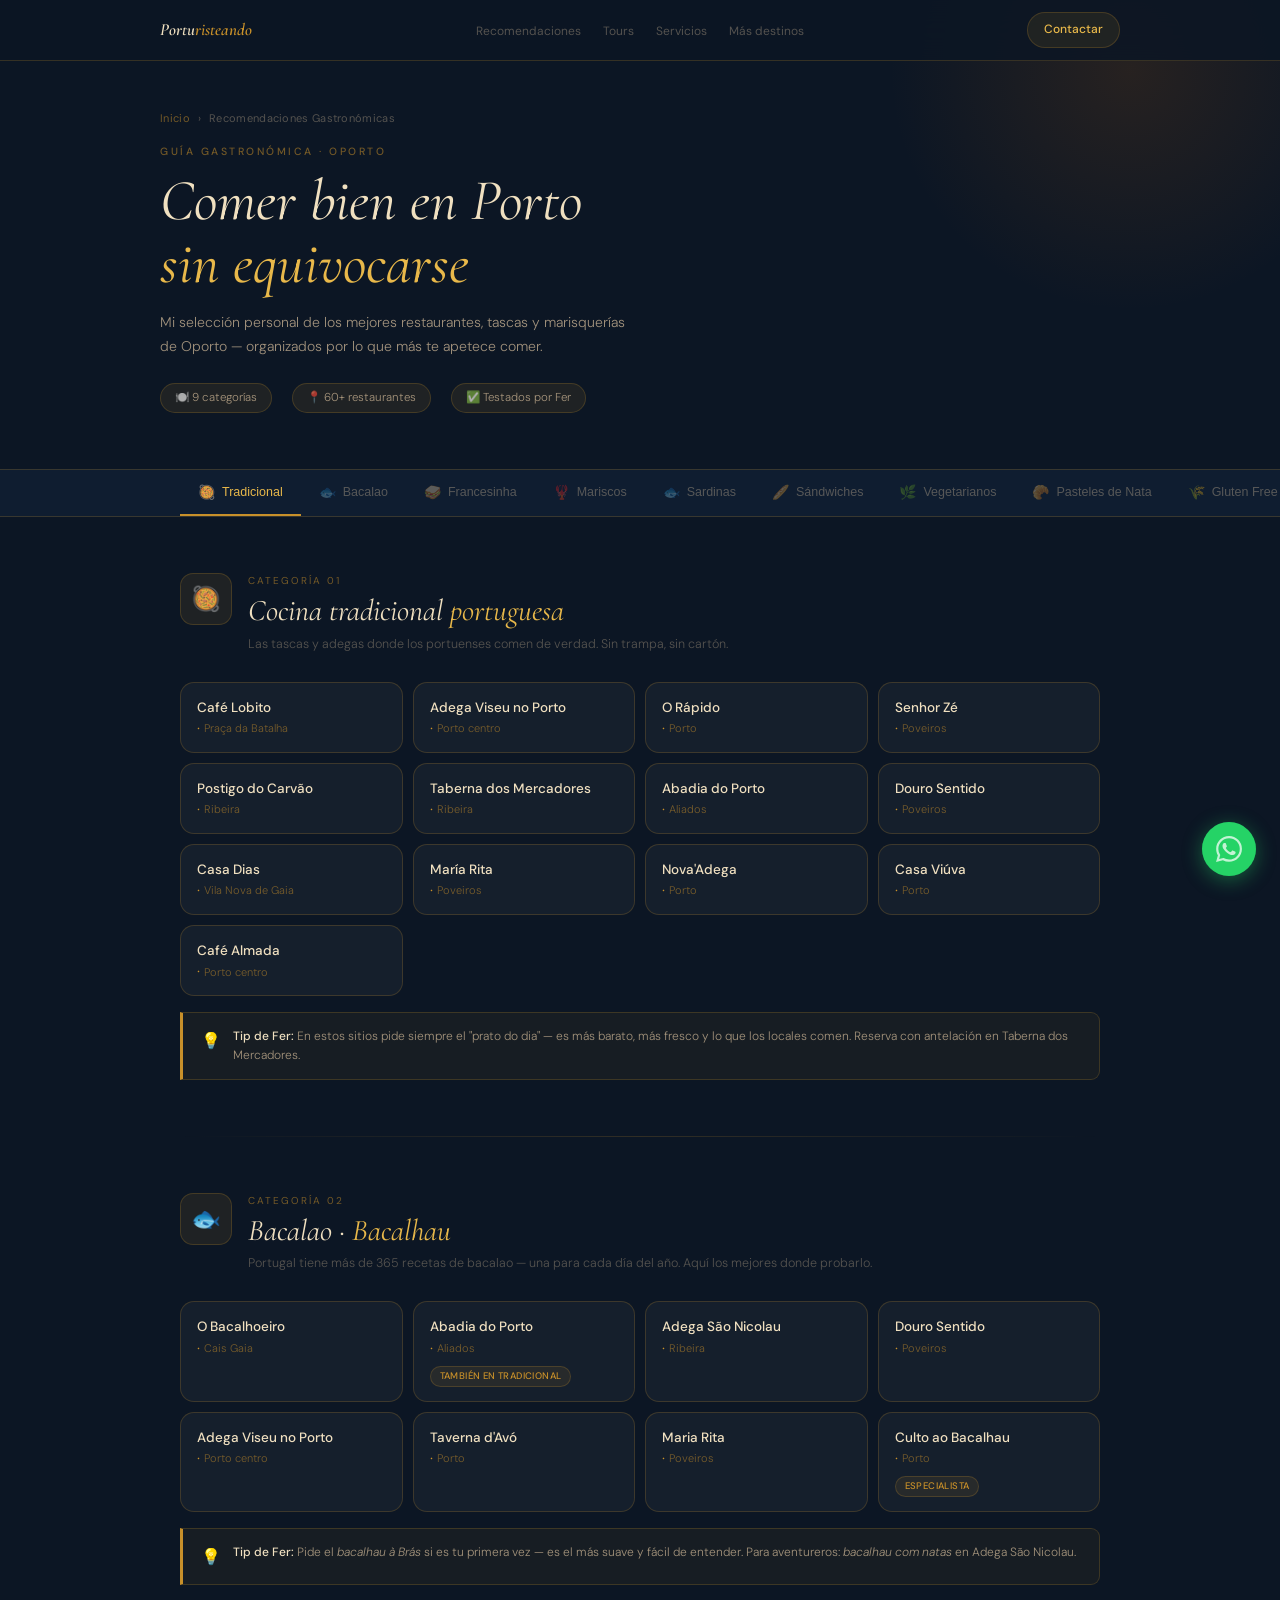
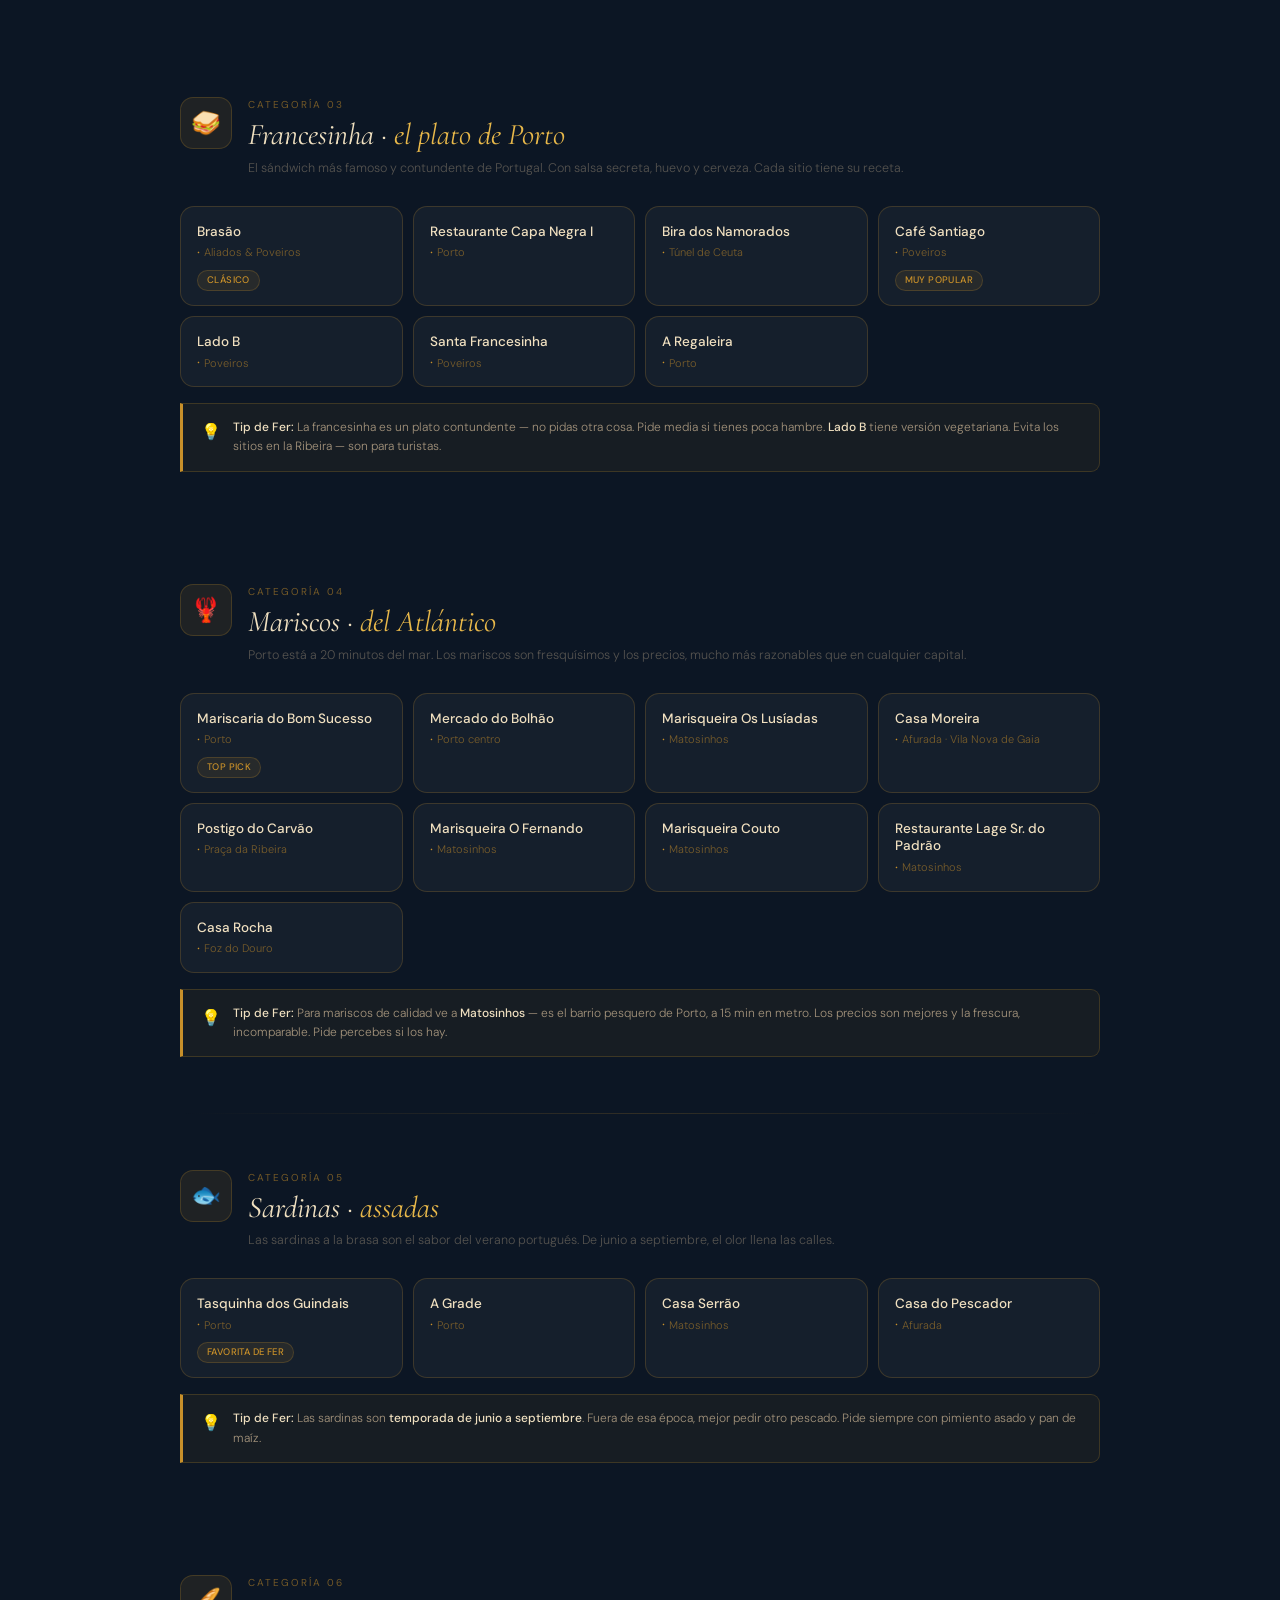
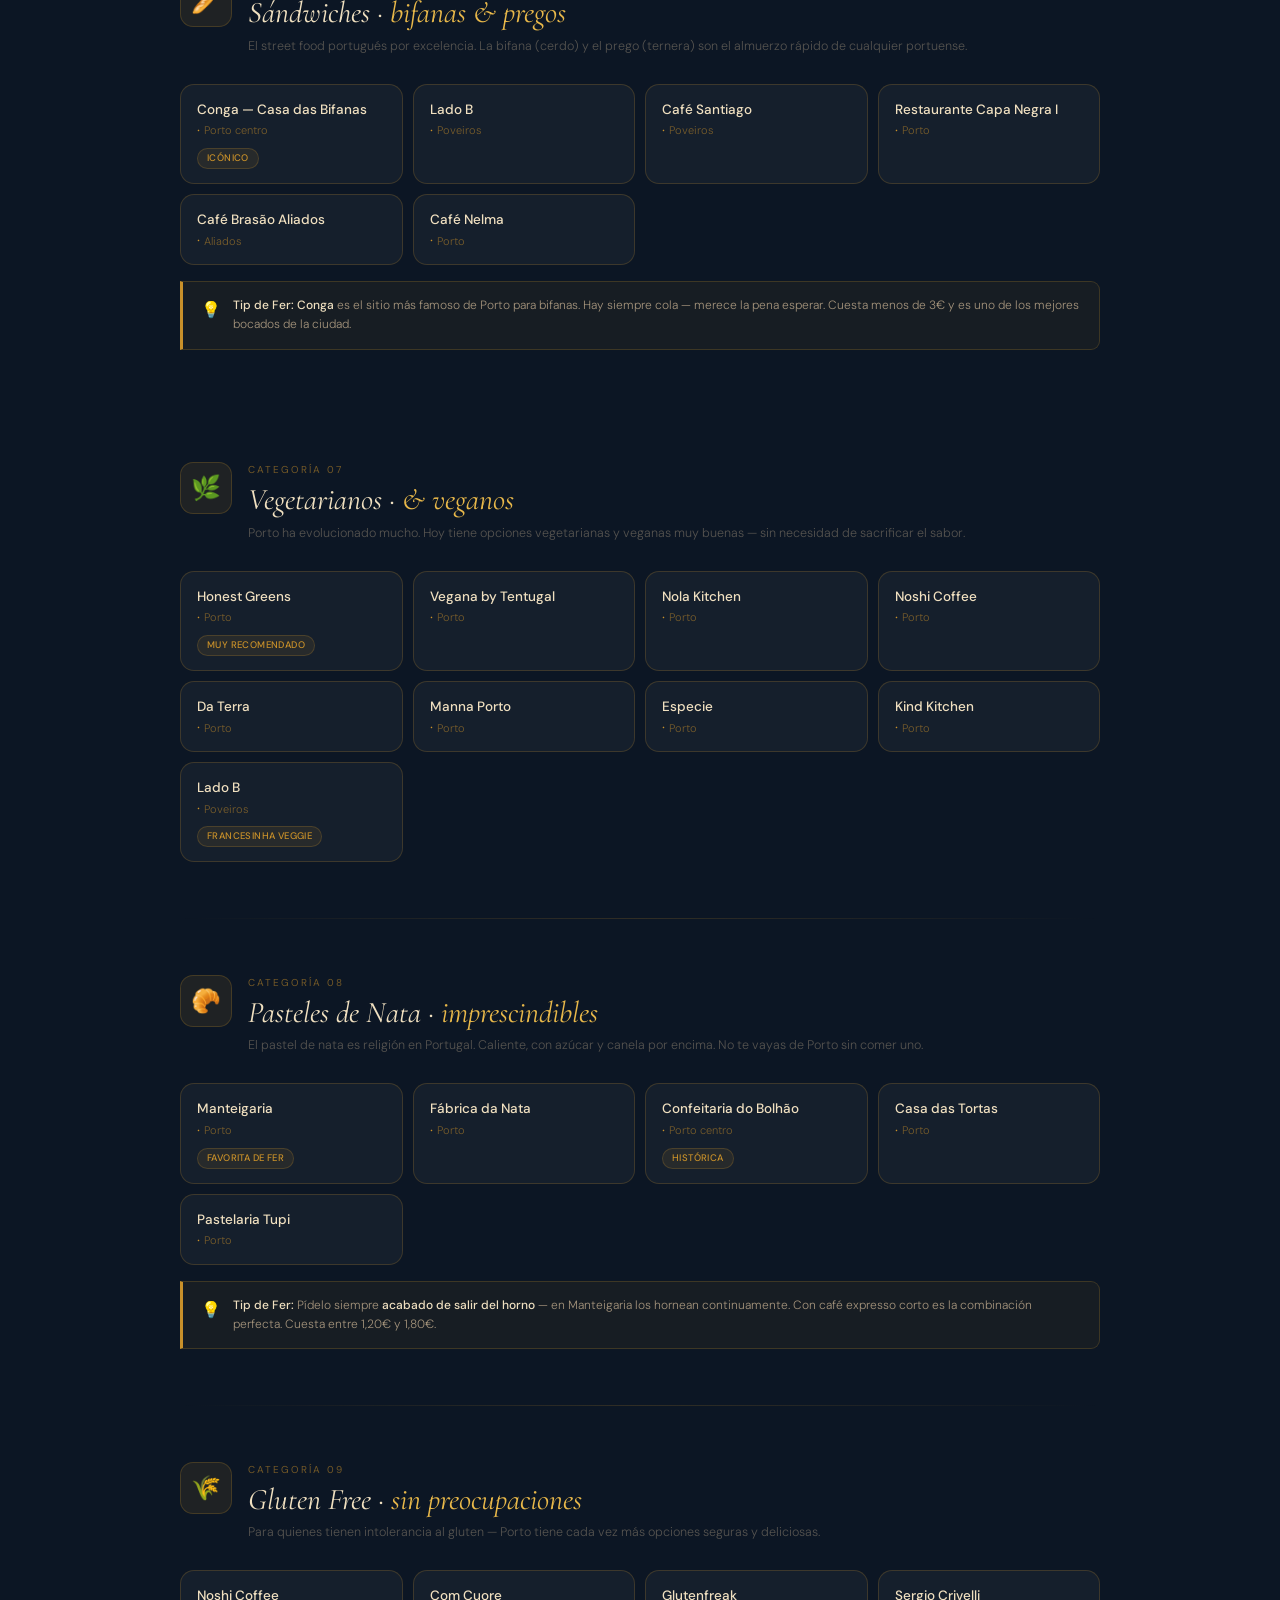
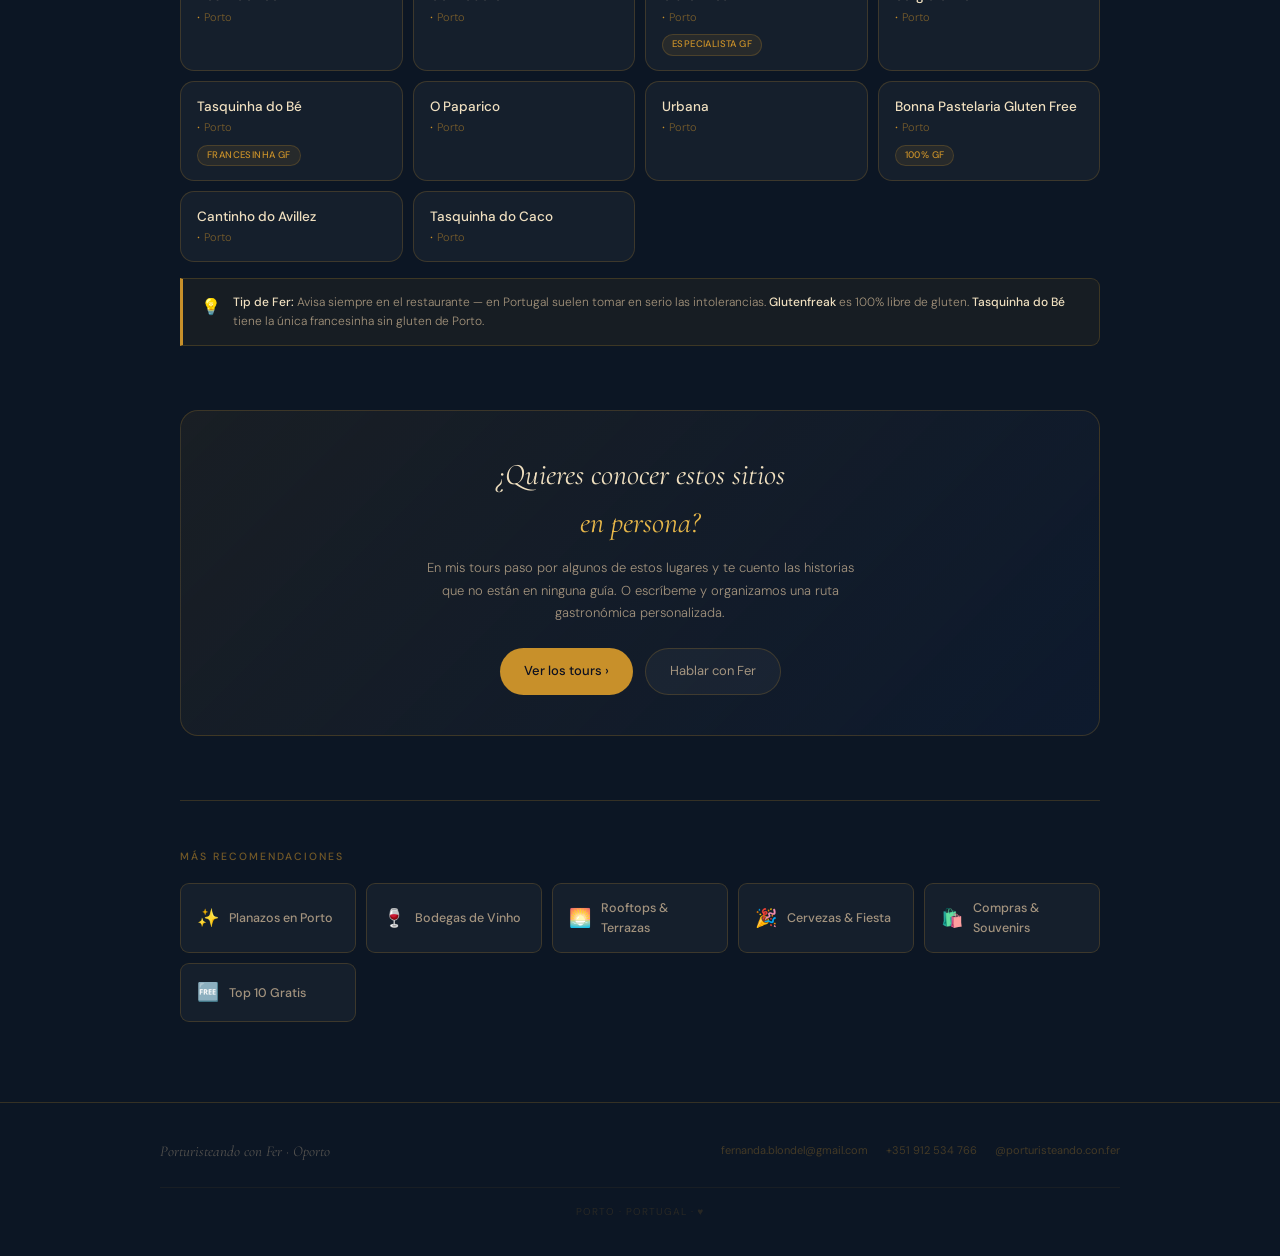
<file: gastronomia_2.html>
<!DOCTYPE html>
<html lang="es">
<head>
  <meta charset="UTF-8">
  <meta name="viewport" content="width=device-width, initial-scale=1.0">
  <meta name="description" content="Las mejores recomendaciones gastronómicas de Oporto — cocina tradicional portuguesa, bacalao, francesinha, mariscos, sardinas, vegetarianos y más. Por Fer, guía turística española en Porto.">
  <meta name="keywords" content="restaurantes Oporto español, gastronomía Porto, francesinha Porto, bacalao Porto, mariscos Oporto, pasteles nata Porto">
  <meta property="og:title" content="Gastronomía en Oporto · Porturisteando con Fer">
  <meta property="og:description" content="Los mejores restaurantes de Oporto por categorías — la guía definitiva de una española que vive en Porto.">
  <title>Gastronomía en Oporto · Porturisteando con Fer</title>
  <link rel="preconnect" href="https://fonts.googleapis.com">
  <link rel="preconnect" href="https://fonts.gstatic.com" crossorigin>
  <link href="https://fonts.googleapis.com/css2?family=Cormorant+Garamond:ital,wght@0,300;0,400;0,600;1,300;1,400;1,600&family=DM+Sans:wght@300;400;500&display=swap" rel="stylesheet">
  <style>
    *, *::before, *::after { box-sizing: border-box; margin: 0; padding: 0; }

    :root {
      --bg:          #0c1624;
      --bg2:         #0f1d30;
      --bg3:         #142035;
      --gold:        #c8902a;
      --gold-light:  #e8b84a;
      --gold-dim:    rgba(200,144,42,0.55);
      --gold-pale:   rgba(200,144,42,0.1);
      --gold-border: rgba(200,144,42,0.22);
      --cream:       #f0e0c0;
      --cream-dim:   rgba(240,210,170,0.65);
      --cream-faint: rgba(240,210,170,0.32);
      --white06:     rgba(255,255,255,0.04);
      --white10:     rgba(255,255,255,0.07);
      --radius:      14px;
      --radius-sm:   9px;
    }

    html { scroll-behavior: smooth; }
    body {
      font-family: 'DM Sans', sans-serif;
      background: var(--bg);
      color: var(--cream);
      overflow-x: hidden;
      line-height: 1.6;
    }
    a { text-decoration: none; color: inherit; }

    /* ── NAV ── */
    nav {
      position: fixed; top: 0; left: 0; right: 0; z-index: 100;
      padding: 0 20px;
      background: rgba(12,22,36,0.88);
      backdrop-filter: blur(18px);
      border-bottom: 0.5px solid var(--gold-border);
    }
    .nav-inner {
      max-width: 960px; margin: 0 auto;
      display: flex; align-items: center; justify-content: space-between;
      height: 60px; gap: 16px;
    }
    .nav-logo {
      font-family: 'Cormorant Garamond', serif;
      font-size: 17px; font-style: italic; font-weight: 600;
      color: var(--cream); white-space: nowrap;
    }
    .nav-logo span { color: var(--gold); }
    .nav-links {
      display: flex; gap: 22px; list-style: none; flex-wrap: nowrap;
    }
    .nav-links a {
      font-size: 12px; color: var(--cream-faint); transition: color 0.2s;
      white-space: nowrap;
    }
    .nav-links a:hover, .nav-links a.active { color: var(--gold-light); }
    .nav-cta {
      background: var(--gold-pale); border: 0.5px solid var(--gold-border);
      border-radius: 30px; padding: 7px 16px;
      font-size: 12px; font-weight: 500; color: var(--gold-light);
      transition: all 0.2s; white-space: nowrap; flex-shrink: 0;
    }
    .nav-cta:hover { background: rgba(200,144,42,0.18); }
    .nav-menu-btn {
      display: none; background: none; border: none;
      cursor: pointer; flex-direction: column; gap: 5px; padding: 4px;
    }
    .nav-menu-btn span {
      display: block; width: 22px; height: 1.5px;
      background: var(--cream-dim); border-radius: 2px;
    }
    .mobile-menu {
      display: none; position: fixed; inset: 60px 0 0 0; z-index: 99;
      background: rgba(10,18,30,0.97); backdrop-filter: blur(20px);
      flex-direction: column; align-items: center; justify-content: center; gap: 28px;
    }
    .mobile-menu.open { display: flex; }
    .mobile-menu a {
      font-family: 'Cormorant Garamond', serif;
      font-size: 22px; font-style: italic; color: var(--cream-dim); transition: color 0.2s;
    }
    .mobile-menu a:hover { color: var(--gold-light); }

    /* ── HERO SUBPAGE ── */
    .subhero {
      padding: 110px 20px 56px;
      position: relative; overflow: hidden;
    }
    .subhero-glow {
      position: absolute; border-radius: 50%; pointer-events: none;
      width: 500px; height: 500px; top: -180px; right: -100px;
      background: radial-gradient(circle, rgba(160,85,15,0.18) 0%, transparent 68%);
    }
    .subhero-inner {
      max-width: 960px; margin: 0 auto;
      display: flex; align-items: flex-end; gap: 40px; flex-wrap: wrap;
    }
    .subhero-breadcrumb {
      display: flex; align-items: center; gap: 8px;
      font-size: 11px; color: var(--cream-faint); margin-bottom: 16px;
      letter-spacing: 0.3px;
    }
    .subhero-breadcrumb a { color: var(--gold-dim); transition: color 0.2s; }
    .subhero-breadcrumb a:hover { color: var(--gold-light); }
    .subhero-breadcrumb span { color: var(--cream-faint); }
    .subhero-text { flex: 1; min-width: 260px; }
    .subhero-label {
      font-size: 10.5px; letter-spacing: 2.5px; text-transform: uppercase;
      color: var(--gold-dim); font-weight: 500; margin-bottom: 10px;
    }
    .subhero-title {
      font-family: 'Cormorant Garamond', serif;
      font-size: clamp(34px, 6vw, 58px);
      font-weight: 400; font-style: italic;
      line-height: 1.08; color: var(--cream); margin-bottom: 14px;
    }
    .subhero-title em { color: var(--gold-light); }
    .subhero-desc {
      font-size: 14px; color: var(--cream-dim); font-weight: 300;
      max-width: 480px; line-height: 1.75;
    }
    .subhero-meta {
      display: flex; gap: 20px; flex-wrap: wrap;
      margin-top: 24px;
    }
    .subhero-pill {
      display: inline-flex; align-items: center; gap: 6px;
      background: var(--gold-pale); border: 0.5px solid var(--gold-border);
      border-radius: 20px; padding: 5px 14px;
      font-size: 11.5px; color: var(--cream-dim); font-weight: 300;
    }

    /* ── CATEGORY NAV ── */
    .cat-nav {
      background: var(--bg2);
      border-top: 0.5px solid var(--gold-border);
      border-bottom: 0.5px solid var(--gold-border);
      overflow-x: auto; scrollbar-width: none;
    }
    .cat-nav::-webkit-scrollbar { display: none; }
    .cat-nav-inner {
      max-width: 960px; margin: 0 auto; padding: 0 20px;
      display: flex; gap: 0; white-space: nowrap;
    }
    .cat-nav-btn {
      display: inline-flex; align-items: center; gap: 7px;
      padding: 14px 18px;
      font-size: 12.5px; color: var(--cream-faint);
      border-bottom: 2px solid transparent;
      transition: all 0.2s; cursor: pointer;
      font-weight: 400; background: none; border-top: none; border-left: none; border-right: none;
      flex-shrink: 0;
    }
    .cat-nav-btn:hover { color: var(--cream-dim); border-bottom-color: var(--gold-border); }
    .cat-nav-btn.active { color: var(--gold-light); border-bottom-color: var(--gold); }
    .cat-nav-emoji { font-size: 14px; }

    /* ── MAIN CONTENT ── */
    .main { max-width: 960px; margin: 0 auto; padding: 0 20px 80px; }

    /* ── CATEGORY SECTION ── */
    .cat-section {
      padding: 56px 0 0; scroll-margin-top: 130px;
    }
    .cat-header {
      display: flex; align-items: flex-start; gap: 16px;
      margin-bottom: 28px;
    }
    .cat-header-icon {
      width: 52px; height: 52px; border-radius: 13px; flex-shrink: 0;
      background: var(--gold-pale); border: 0.5px solid var(--gold-border);
      display: flex; align-items: center; justify-content: center;
      font-size: 24px;
    }
    .cat-header-text {}
    .cat-header-label {
      font-size: 10px; letter-spacing: 2px; text-transform: uppercase;
      color: var(--gold-dim); margin-bottom: 5px;
    }
    .cat-header-title {
      font-family: 'Cormorant Garamond', serif;
      font-size: clamp(22px, 4vw, 30px); font-style: italic; font-weight: 400;
      color: var(--cream); line-height: 1.15;
    }
    .cat-header-title em { color: var(--gold-light); }
    .cat-header-desc {
      font-size: 12.5px; color: var(--cream-faint); font-weight: 300;
      margin-top: 5px; line-height: 1.6;
    }

    /* ── RESTAURANT GRID ── */
    .resto-grid {
      display: grid;
      grid-template-columns: repeat(auto-fill, minmax(200px, 1fr));
      gap: 10px;
    }
    .resto-card {
      background: var(--white06);
      border: 0.5px solid var(--gold-border);
      border-radius: var(--radius);
      padding: 16px 16px 14px;
      transition: all 0.22s;
      position: relative; overflow: hidden;
      cursor: default;
    }
    .resto-card::after {
      content: '';
      position: absolute; bottom: 0; left: 0; right: 0; height: 2px;
      background: linear-gradient(90deg, var(--gold), var(--gold-light));
      transform: scaleX(0); transform-origin: left; transition: transform 0.3s;
    }
    .resto-card:hover {
      background: rgba(200,144,42,0.06);
      border-color: rgba(200,144,42,0.38);
      transform: translateY(-2px);
    }
    .resto-card:hover::after { transform: scaleX(1); }
    .resto-name {
      font-size: 13.5px; font-weight: 500; color: var(--cream);
      margin-bottom: 4px; line-height: 1.3;
    }
    .resto-location {
      font-size: 11px; color: var(--gold-dim);
      display: flex; align-items: center; gap: 4px;
      font-weight: 300;
    }
    .resto-location::before {
      content: '·';
      font-size: 16px; color: var(--gold);
      line-height: 1; flex-shrink: 0;
    }
    .resto-badge {
      display: inline-block; margin-top: 8px;
      background: var(--gold-pale); border: 0.5px solid var(--gold-border);
      border-radius: 20px; padding: 2px 9px;
      font-size: 9.5px; color: var(--gold); font-weight: 500;
      letter-spacing: 0.4px; text-transform: uppercase;
    }

    /* ── DIVIDER ── */
    .section-divider {
      height: 0.5px;
      background: linear-gradient(90deg, transparent, rgba(200,144,42,0.2), transparent);
      margin-top: 56px;
    }

    /* ── TIP BOX ── */
    .tip-box {
      background: rgba(200,144,42,0.06);
      border: 0.5px solid var(--gold-border);
      border-left: 3px solid var(--gold);
      border-radius: 0 var(--radius-sm) var(--radius-sm) 0;
      padding: 14px 18px;
      margin-top: 16px;
      display: flex; gap: 12px; align-items: flex-start;
    }
    .tip-icon { font-size: 16px; flex-shrink: 0; margin-top: 1px; }
    .tip-text { font-size: 12px; color: var(--cream-dim); line-height: 1.6; font-weight: 300; }
    .tip-text strong { color: var(--cream); font-weight: 500; }

    /* ── CTA BOTTOM ── */
    .cta-bottom {
      margin-top: 64px;
      background: linear-gradient(135deg, rgba(200,144,42,0.07), rgba(15,30,55,0.5));
      border: 0.5px solid var(--gold-border);
      border-radius: 18px; padding: 40px 36px;
      text-align: center;
    }
    .cta-bottom-title {
      font-family: 'Cormorant Garamond', serif;
      font-size: clamp(22px, 4vw, 30px); font-style: italic;
      color: var(--cream); margin-bottom: 10px;
    }
    .cta-bottom-title em { color: var(--gold-light); }
    .cta-bottom-text {
      font-size: 13px; color: var(--cream-dim); font-weight: 300;
      line-height: 1.7; max-width: 440px; margin: 0 auto 24px;
    }
    .cta-row { display: flex; gap: 12px; justify-content: center; flex-wrap: wrap; }
    .btn-primary {
      display: inline-flex; align-items: center; gap: 8px;
      background: var(--gold); color: #0c1020;
      font-weight: 500; font-size: 13px; padding: 12px 24px;
      border-radius: 30px; transition: all 0.2s; border: none; cursor: pointer;
    }
    .btn-primary:hover { background: var(--gold-light); transform: translateY(-1px); }
    .btn-outline {
      display: inline-flex; align-items: center; gap: 8px;
      background: var(--white06); border: 0.5px solid var(--gold-border);
      color: var(--cream-dim); font-size: 13px; padding: 12px 24px;
      border-radius: 30px; transition: all 0.2s; cursor: pointer;
    }
    .btn-outline:hover { background: var(--gold-pale); color: var(--cream); }

    /* ── OTHER CATEGORIES ── */
    .other-cats {
      margin-top: 64px; padding-top: 48px;
      border-top: 0.5px solid var(--gold-border);
    }
    .other-label {
      font-size: 10.5px; letter-spacing: 2px; text-transform: uppercase;
      color: var(--gold-dim); margin-bottom: 18px; font-weight: 500;
    }
    .other-grid {
      display: grid; grid-template-columns: repeat(auto-fill, minmax(160px, 1fr));
      gap: 10px;
    }
    .other-card {
      background: var(--white06); border: 0.5px solid var(--gold-border);
      border-radius: var(--radius-sm); padding: 14px 16px;
      display: flex; align-items: center; gap: 10px;
      transition: all 0.2s; text-decoration: none;
    }
    .other-card:hover {
      background: var(--gold-pale); border-color: rgba(200,144,42,0.4);
      transform: translateX(3px);
    }
    .other-emoji { font-size: 18px; }
    .other-name { font-size: 12.5px; font-weight: 500; color: var(--cream-dim); }

    /* ── WA FLOAT ── */
    .wa-float {
      position: fixed; bottom: 24px; right: 24px; z-index: 200;
      width: 54px; height: 54px; border-radius: 50%;
      background: #25d366;
      display: flex; align-items: center; justify-content: center;
      box-shadow: 0 4px 20px rgba(37,211,102,0.4);
      transition: transform 0.2s, box-shadow 0.2s;
    }
    .wa-float:hover { transform: scale(1.1); box-shadow: 0 6px 28px rgba(37,211,102,0.55); }
    .wa-float svg { width: 26px; height: 26px; fill: #fff; }
    .wa-pulse {
      position: absolute; width: 54px; height: 54px; border-radius: 50%;
      background: rgba(37,211,102,0.28); animation: ring 2.5s infinite;
    }
    @keyframes ring { 0% { transform: scale(1); opacity: 0.6; } 100% { transform: scale(1.7); opacity: 0; } }

    /* ── FOOTER ── */
    footer {
      border-top: 0.5px solid var(--gold-border); padding: 36px 20px;
    }
    .footer-inner {
      max-width: 960px; margin: 0 auto;
      display: flex; flex-wrap: wrap; align-items: center;
      justify-content: space-between; gap: 16px;
    }
    .footer-logo {
      font-family: 'Cormorant Garamond', serif;
      font-size: 15px; font-style: italic; color: var(--cream-faint);
    }
    .footer-links { display: flex; gap: 18px; flex-wrap: wrap; }
    .footer-links a {
      font-size: 11px; color: rgba(200,144,42,0.3); transition: color 0.2s;
    }
    .footer-links a:hover { color: var(--gold-dim); }
    .footer-copy {
      font-size: 10px; color: rgba(200,144,42,0.15);
      letter-spacing: 1px; text-transform: uppercase;
      width: 100%; text-align: center; padding-top: 16px;
      border-top: 0.5px solid rgba(200,144,42,0.07); margin-top: 8px;
    }

    /* ── FADE ── */
    .fade-in { opacity: 0; transform: translateY(18px); transition: opacity 0.55s ease, transform 0.55s ease; }
    .fade-in.visible { opacity: 1; transform: translateY(0); }

    /* ── RESPONSIVE ── */
    @media (max-width: 680px) {
      .nav-links { display: none; }
      .nav-menu-btn { display: flex; }
      .nav-cta { display: none; }
      .subhero { padding: 90px 20px 40px; }
      .resto-grid { grid-template-columns: 1fr 1fr; }
      .cta-bottom { padding: 28px 20px; }
      .other-grid { grid-template-columns: 1fr 1fr; }
    }
    @media (max-width: 400px) {
      .resto-grid { grid-template-columns: 1fr; }
      .other-grid { grid-template-columns: 1fr; }
    }
  </style>
</head>
<body>

  <!-- NAV -->
  <nav>
    <div class="nav-inner">
      <a href="index.html" class="nav-logo">Portu<span>risteando</span></a>
      <ul class="nav-links">
        <li><a href="index.html#recomendaciones">Recomendaciones</a></li>
        <li><a href="index.html#tours">Tours</a></li>
        <li><a href="index.html#servicios">Servicios</a></li>
        <li><a href="index.html#masira">Más destinos</a></li>
      </ul>
      <a href="https://wa.me/351912534766" target="_blank" class="nav-cta">Contactar</a>
      <button class="nav-menu-btn" id="menuBtn">
        <span></span><span></span><span></span>
      </button>
    </div>
  </nav>

  <!-- MOBILE MENU -->
  <div class="mobile-menu" id="mobileMenu">
    <a href="index.html" class="menu-link">Inicio</a>
    <a href="index.html#recomendaciones" class="menu-link">Recomendaciones</a>
    <a href="index.html#tours" class="menu-link">Tours</a>
    <a href="index.html#servicios" class="menu-link">Servicios</a>
    <a href="https://wa.me/351912534766" target="_blank" style="color:var(--gold-light)">Contactar ↗</a>
  </div>

  <!-- HERO -->
  <section class="subhero">
    <div class="subhero-glow"></div>
    <div class="subhero-inner">
      <div class="subhero-text fade-in">
        <div class="subhero-breadcrumb">
          <a href="index.html">Inicio</a>
          <span>›</span>
          <span>Recomendaciones Gastronómicas</span>
        </div>
        <div class="subhero-label">Guía gastronómica · Oporto</div>
        <h1 class="subhero-title">
          Comer bien en Porto<br><em>sin equivocarse</em>
        </h1>
        <p class="subhero-desc">
          Mi selección personal de los mejores restaurantes, tascas y marisquerías de Oporto — organizados por lo que más te apetece comer.
        </p>
        <div class="subhero-meta">
          <div class="subhero-pill">🍽️ 9 categorías</div>
          <div class="subhero-pill">📍 60+ restaurantes</div>
          <div class="subhero-pill">✅ Testados por Fer</div>
        </div>
      </div>
    </div>
  </section>

  <!-- CATEGORY NAV (sticky) -->
  <div class="cat-nav" id="catNav">
    <div class="cat-nav-inner">
      <button class="cat-nav-btn active"><span class="cat-nav-emoji">🥘</span>Tradicional</button>
      <button class="cat-nav-btn"><span class="cat-nav-emoji">🐟</span>Bacalao</button>
      <button class="cat-nav-btn"><span class="cat-nav-emoji">🥪</span>Francesinha</button>
      <button class="cat-nav-btn"><span class="cat-nav-emoji">🦞</span>Mariscos</button>
      <button class="cat-nav-btn"><span class="cat-nav-emoji">🐟</span>Sardinas</button>
      <button class="cat-nav-btn"><span class="cat-nav-emoji">🥖</span>Sándwiches</button>
      <button class="cat-nav-btn"><span class="cat-nav-emoji">🌿</span>Vegetarianos</button>
      <button class="cat-nav-btn"><span class="cat-nav-emoji">🥐</span>Pasteles de Nata</button>
      <button class="cat-nav-btn"><span class="cat-nav-emoji">🌾</span>Gluten Free</button>
    </div>
  </div>

  <!-- MAIN -->
  <div class="main">

    <!-- 1 · TRADICIONAL -->
    <section class="cat-section fade-in" id="tradicional">
      <div class="cat-header">
        <div class="cat-header-icon">🥘</div>
        <div class="cat-header-text">
          <div class="cat-header-label">Categoría 01</div>
          <div class="cat-header-title">Cocina tradicional <em>portuguesa</em></div>
          <div class="cat-header-desc">Las tascas y adegas donde los portuenses comen de verdad. Sin trampa, sin cartón.</div>
        </div>
      </div>
      <div class="resto-grid">
        <div class="resto-card">
          <div class="resto-name">Café Lobito</div>
          <div class="resto-location">Praça da Batalha</div>
        </div>
        <div class="resto-card">
          <div class="resto-name">Adega Viseu no Porto</div>
          <div class="resto-location">Porto centro</div>
        </div>
        <div class="resto-card">
          <div class="resto-name">O Rápido</div>
          <div class="resto-location">Porto</div>
        </div>
        <div class="resto-card">
          <div class="resto-name">Senhor Zé</div>
          <div class="resto-location">Poveiros</div>
        </div>
        <div class="resto-card">
          <div class="resto-name">Postigo do Carvão</div>
          <div class="resto-location">Ribeira</div>
        </div>
        <div class="resto-card">
          <div class="resto-name">Taberna dos Mercadores</div>
          <div class="resto-location">Ribeira</div>
        </div>
        <div class="resto-card">
          <div class="resto-name">Abadia do Porto</div>
          <div class="resto-location">Aliados</div>
        </div>
        <div class="resto-card">
          <div class="resto-name">Douro Sentido</div>
          <div class="resto-location">Poveiros</div>
        </div>
        <div class="resto-card">
          <div class="resto-name">Casa Dias</div>
          <div class="resto-location">Vila Nova de Gaia</div>
        </div>
        <div class="resto-card">
          <div class="resto-name">María Rita</div>
          <div class="resto-location">Poveiros</div>
        </div>
        <div class="resto-card">
          <div class="resto-name">Nova'Adega</div>
          <div class="resto-location">Porto</div>
        </div>
        <div class="resto-card">
          <div class="resto-name">Casa Viúva</div>
          <div class="resto-location">Porto</div>
        </div>
        <div class="resto-card">
          <div class="resto-name">Café Almada</div>
          <div class="resto-location">Porto centro</div>
        </div>
      </div>
      <div class="tip-box">
        <div class="tip-icon">💡</div>
        <div class="tip-text"><strong>Tip de Fer:</strong> En estos sitios pide siempre el "prato do dia" — es más barato, más fresco y lo que los locales comen. Reserva con antelación en Taberna dos Mercadores.</div>
      </div>
    </section>

    <div class="section-divider"></div>

    <!-- 2 · BACALAO -->
    <section class="cat-section fade-in" id="bacalao">
      <div class="cat-header">
        <div class="cat-header-icon">🐟</div>
        <div class="cat-header-text">
          <div class="cat-header-label">Categoría 02</div>
          <div class="cat-header-title">Bacalao · <em>Bacalhau</em></div>
          <div class="cat-header-desc">Portugal tiene más de 365 recetas de bacalao — una para cada día del año. Aquí los mejores donde probarlo.</div>
        </div>
      </div>
      <div class="resto-grid">
        <div class="resto-card">
          <div class="resto-name">O Bacalhoeiro</div>
          <div class="resto-location">Cais Gaia</div>
        </div>
        <div class="resto-card">
          <div class="resto-name">Abadia do Porto</div>
          <div class="resto-location">Aliados</div>
          <div class="resto-badge">También en tradicional</div>
        </div>
        <div class="resto-card">
          <div class="resto-name">Adega São Nicolau</div>
          <div class="resto-location">Ribeira</div>
        </div>
        <div class="resto-card">
          <div class="resto-name">Douro Sentido</div>
          <div class="resto-location">Poveiros</div>
        </div>
        <div class="resto-card">
          <div class="resto-name">Adega Viseu no Porto</div>
          <div class="resto-location">Porto centro</div>
        </div>
        <div class="resto-card">
          <div class="resto-name">Taverna d'Avó</div>
          <div class="resto-location">Porto</div>
        </div>
        <div class="resto-card">
          <div class="resto-name">Maria Rita</div>
          <div class="resto-location">Poveiros</div>
        </div>
        <div class="resto-card">
          <div class="resto-name">Culto ao Bacalhau</div>
          <div class="resto-location">Porto</div>
          <div class="resto-badge">Especialista</div>
        </div>
      </div>
      <div class="tip-box">
        <div class="tip-icon">💡</div>
        <div class="tip-text"><strong>Tip de Fer:</strong> Pide el <em>bacalhau à Brás</em> si es tu primera vez — es el más suave y fácil de entender. Para aventureros: <em>bacalhau com natas</em> en Adega São Nicolau.</div>
      </div>
    </section>

    <div class="section-divider"></div>

    <!-- 3 · FRANCESINHA -->
    <section class="cat-section fade-in" id="francesinha">
      <div class="cat-header">
        <div class="cat-header-icon">🥪</div>
        <div class="cat-header-text">
          <div class="cat-header-label">Categoría 03</div>
          <div class="cat-header-title">Francesinha · <em>el plato de Porto</em></div>
          <div class="cat-header-desc">El sándwich más famoso y contundente de Portugal. Con salsa secreta, huevo y cerveza. Cada sitio tiene su receta.</div>
        </div>
      </div>
      <div class="resto-grid">
        <div class="resto-card">
          <div class="resto-name">Brasão</div>
          <div class="resto-location">Aliados & Poveiros</div>
          <div class="resto-badge">Clásico</div>
        </div>
        <div class="resto-card">
          <div class="resto-name">Restaurante Capa Negra I</div>
          <div class="resto-location">Porto</div>
        </div>
        <div class="resto-card">
          <div class="resto-name">Bira dos Namorados</div>
          <div class="resto-location">Túnel de Ceuta</div>
        </div>
        <div class="resto-card">
          <div class="resto-name">Café Santiago</div>
          <div class="resto-location">Poveiros</div>
          <div class="resto-badge">Muy popular</div>
        </div>
        <div class="resto-card">
          <div class="resto-name">Lado B</div>
          <div class="resto-location">Poveiros</div>
        </div>
        <div class="resto-card">
          <div class="resto-name">Santa Francesinha</div>
          <div class="resto-location">Poveiros</div>
        </div>
        <div class="resto-card">
          <div class="resto-name">A Regaleira</div>
          <div class="resto-location">Porto</div>
        </div>
      </div>
      <div class="tip-box">
        <div class="tip-icon">💡</div>
        <div class="tip-text"><strong>Tip de Fer:</strong> La francesinha es un plato contundente — no pidas otra cosa. Pide media si tienes poca hambre. <strong>Lado B</strong> tiene versión vegetariana. Evita los sitios en la Ribeira — son para turistas.</div>
      </div>
    </section>

    <div class="section-divider"></div>

    <!-- 4 · MARISCOS -->
    <section class="cat-section fade-in" id="mariscos">
      <div class="cat-header">
        <div class="cat-header-icon">🦞</div>
        <div class="cat-header-text">
          <div class="cat-header-label">Categoría 04</div>
          <div class="cat-header-title">Mariscos · <em>del Atlántico</em></div>
          <div class="cat-header-desc">Porto está a 20 minutos del mar. Los mariscos son fresquísimos y los precios, mucho más razonables que en cualquier capital.</div>
        </div>
      </div>
      <div class="resto-grid">
        <div class="resto-card">
          <div class="resto-name">Mariscaria do Bom Sucesso</div>
          <div class="resto-location">Porto</div>
          <div class="resto-badge">Top pick</div>
        </div>
        <div class="resto-card">
          <div class="resto-name">Mercado do Bolhão</div>
          <div class="resto-location">Porto centro</div>
        </div>
        <div class="resto-card">
          <div class="resto-name">Marisqueira Os Lusíadas</div>
          <div class="resto-location">Matosinhos</div>
        </div>
        <div class="resto-card">
          <div class="resto-name">Casa Moreira</div>
          <div class="resto-location">Afurada · Vila Nova de Gaia</div>
        </div>
        <div class="resto-card">
          <div class="resto-name">Postigo do Carvão</div>
          <div class="resto-location">Praça da Ribeira</div>
        </div>
        <div class="resto-card">
          <div class="resto-name">Marisqueira O Fernando</div>
          <div class="resto-location">Matosinhos</div>
        </div>
        <div class="resto-card">
          <div class="resto-name">Marisqueira Couto</div>
          <div class="resto-location">Matosinhos</div>
        </div>
        <div class="resto-card">
          <div class="resto-name">Restaurante Lage Sr. do Padrão</div>
          <div class="resto-location">Matosinhos</div>
        </div>
        <div class="resto-card">
          <div class="resto-name">Casa Rocha</div>
          <div class="resto-location">Foz do Douro</div>
        </div>
      </div>
      <div class="tip-box">
        <div class="tip-icon">💡</div>
        <div class="tip-text"><strong>Tip de Fer:</strong> Para mariscos de calidad ve a <strong>Matosinhos</strong> — es el barrio pesquero de Porto, a 15 min en metro. Los precios son mejores y la frescura, incomparable. Pide percebes si los hay.</div>
      </div>
    </section>

    <div class="section-divider"></div>

    <!-- 5 · SARDINAS -->
    <section class="cat-section fade-in" id="sardinas">
      <div class="cat-header">
        <div class="cat-header-icon">🐟</div>
        <div class="cat-header-text">
          <div class="cat-header-label">Categoría 05</div>
          <div class="cat-header-title">Sardinas · <em>assadas</em></div>
          <div class="cat-header-desc">Las sardinas a la brasa son el sabor del verano portugués. De junio a septiembre, el olor llena las calles.</div>
        </div>
      </div>
      <div class="resto-grid">
        <div class="resto-card">
          <div class="resto-name">Tasquinha dos Guindais</div>
          <div class="resto-location">Porto</div>
          <div class="resto-badge">Favorita de Fer</div>
        </div>
        <div class="resto-card">
          <div class="resto-name">A Grade</div>
          <div class="resto-location">Porto</div>
        </div>
        <div class="resto-card">
          <div class="resto-name">Casa Serrão</div>
          <div class="resto-location">Matosinhos</div>
        </div>
        <div class="resto-card">
          <div class="resto-name">Casa do Pescador</div>
          <div class="resto-location">Afurada</div>
        </div>
      </div>
      <div class="tip-box">
        <div class="tip-icon">💡</div>
        <div class="tip-text"><strong>Tip de Fer:</strong> Las sardinas son <strong>temporada de junio a septiembre</strong>. Fuera de esa época, mejor pedir otro pescado. Pide siempre con pimiento asado y pan de maíz.</div>
      </div>
    </section>

    <div class="section-divider"></div>

    <!-- 6 · SÁNDWICHES -->
    <section class="cat-section fade-in" id="sandwiches">
      <div class="cat-header">
        <div class="cat-header-icon">🥖</div>
        <div class="cat-header-text">
          <div class="cat-header-label">Categoría 06</div>
          <div class="cat-header-title">Sándwiches · <em>bifanas & pregos</em></div>
          <div class="cat-header-desc">El street food portugués por excelencia. La bifana (cerdo) y el prego (ternera) son el almuerzo rápido de cualquier portuense.</div>
        </div>
      </div>
      <div class="resto-grid">
        <div class="resto-card">
          <div class="resto-name">Conga — Casa das Bifanas</div>
          <div class="resto-location">Porto centro</div>
          <div class="resto-badge">Icónico</div>
        </div>
        <div class="resto-card">
          <div class="resto-name">Lado B</div>
          <div class="resto-location">Poveiros</div>
        </div>
        <div class="resto-card">
          <div class="resto-name">Café Santiago</div>
          <div class="resto-location">Poveiros</div>
        </div>
        <div class="resto-card">
          <div class="resto-name">Restaurante Capa Negra I</div>
          <div class="resto-location">Porto</div>
        </div>
        <div class="resto-card">
          <div class="resto-name">Café Brasão Aliados</div>
          <div class="resto-location">Aliados</div>
        </div>
        <div class="resto-card">
          <div class="resto-name">Café Nelma</div>
          <div class="resto-location">Porto</div>
        </div>
      </div>
      <div class="tip-box">
        <div class="tip-icon">💡</div>
        <div class="tip-text"><strong>Tip de Fer:</strong> <strong>Conga</strong> es el sitio más famoso de Porto para bifanas. Hay siempre cola — merece la pena esperar. Cuesta menos de 3€ y es uno de los mejores bocados de la ciudad.</div>
      </div>
    </section>

    <div class="section-divider"></div>

    <!-- 7 · VEGETARIANOS -->
    <section class="cat-section fade-in" id="vegetarianos">
      <div class="cat-header">
        <div class="cat-header-icon">🌿</div>
        <div class="cat-header-text">
          <div class="cat-header-label">Categoría 07</div>
          <div class="cat-header-title">Vegetarianos · <em>& veganos</em></div>
          <div class="cat-header-desc">Porto ha evolucionado mucho. Hoy tiene opciones vegetarianas y veganas muy buenas — sin necesidad de sacrificar el sabor.</div>
        </div>
      </div>
      <div class="resto-grid">
        <div class="resto-card">
          <div class="resto-name">Honest Greens</div>
          <div class="resto-location">Porto</div>
          <div class="resto-badge">Muy recomendado</div>
        </div>
        <div class="resto-card">
          <div class="resto-name">Vegana by Tentugal</div>
          <div class="resto-location">Porto</div>
        </div>
        <div class="resto-card">
          <div class="resto-name">Nola Kitchen</div>
          <div class="resto-location">Porto</div>
        </div>
        <div class="resto-card">
          <div class="resto-name">Noshi Coffee</div>
          <div class="resto-location">Porto</div>
        </div>
        <div class="resto-card">
          <div class="resto-name">Da Terra</div>
          <div class="resto-location">Porto</div>
        </div>
        <div class="resto-card">
          <div class="resto-name">Manna Porto</div>
          <div class="resto-location">Porto</div>
        </div>
        <div class="resto-card">
          <div class="resto-name">Especie</div>
          <div class="resto-location">Porto</div>
        </div>
        <div class="resto-card">
          <div class="resto-name">Kind Kitchen</div>
          <div class="resto-location">Porto</div>
        </div>
        <div class="resto-card">
          <div class="resto-name">Lado B</div>
          <div class="resto-location">Poveiros</div>
          <div class="resto-badge">Francesinha veggie</div>
        </div>
      </div>
    </section>

    <div class="section-divider"></div>

    <!-- 8 · PASTELES DE NATA -->
    <section class="cat-section fade-in" id="nata">
      <div class="cat-header">
        <div class="cat-header-icon">🥐</div>
        <div class="cat-header-text">
          <div class="cat-header-label">Categoría 08</div>
          <div class="cat-header-title">Pasteles de Nata · <em>imprescindibles</em></div>
          <div class="cat-header-desc">El pastel de nata es religión en Portugal. Caliente, con azúcar y canela por encima. No te vayas de Porto sin comer uno.</div>
        </div>
      </div>
      <div class="resto-grid">
        <div class="resto-card">
          <div class="resto-name">Manteigaria</div>
          <div class="resto-location">Porto</div>
          <div class="resto-badge">Favorita de Fer</div>
        </div>
        <div class="resto-card">
          <div class="resto-name">Fábrica da Nata</div>
          <div class="resto-location">Porto</div>
        </div>
        <div class="resto-card">
          <div class="resto-name">Confeitaria do Bolhão</div>
          <div class="resto-location">Porto centro</div>
          <div class="resto-badge">Histórica</div>
        </div>
        <div class="resto-card">
          <div class="resto-name">Casa das Tortas</div>
          <div class="resto-location">Porto</div>
        </div>
        <div class="resto-card">
          <div class="resto-name">Pastelaria Tupi</div>
          <div class="resto-location">Porto</div>
        </div>
      </div>
      <div class="tip-box">
        <div class="tip-icon">💡</div>
        <div class="tip-text"><strong>Tip de Fer:</strong> Pídelo siempre <strong>acabado de salir del horno</strong> — en Manteigaria los hornean continuamente. Con café expresso corto es la combinación perfecta. Cuesta entre 1,20€ y 1,80€.</div>
      </div>
    </section>

    <div class="section-divider"></div>

    <!-- 9 · GLUTEN FREE -->
    <section class="cat-section fade-in" id="glutenfree">
      <div class="cat-header">
        <div class="cat-header-icon">🌾</div>
        <div class="cat-header-text">
          <div class="cat-header-label">Categoría 09</div>
          <div class="cat-header-title">Gluten Free · <em>sin preocupaciones</em></div>
          <div class="cat-header-desc">Para quienes tienen intolerancia al gluten — Porto tiene cada vez más opciones seguras y deliciosas.</div>
        </div>
      </div>
      <div class="resto-grid">
        <div class="resto-card">
          <div class="resto-name">Noshi Coffee</div>
          <div class="resto-location">Porto</div>
        </div>
        <div class="resto-card">
          <div class="resto-name">Com Cuore</div>
          <div class="resto-location">Porto</div>
        </div>
        <div class="resto-card">
          <div class="resto-name">Glutenfreak</div>
          <div class="resto-location">Porto</div>
          <div class="resto-badge">Especialista GF</div>
        </div>
        <div class="resto-card">
          <div class="resto-name">Sergio Crivelli</div>
          <div class="resto-location">Porto</div>
        </div>
        <div class="resto-card">
          <div class="resto-name">Tasquinha do Bé</div>
          <div class="resto-location">Porto</div>
          <div class="resto-badge">Francesinha GF</div>
        </div>
        <div class="resto-card">
          <div class="resto-name">O Paparico</div>
          <div class="resto-location">Porto</div>
        </div>
        <div class="resto-card">
          <div class="resto-name">Urbana</div>
          <div class="resto-location">Porto</div>
        </div>
        <div class="resto-card">
          <div class="resto-name">Bonna Pastelaria Gluten Free</div>
          <div class="resto-location">Porto</div>
          <div class="resto-badge">100% GF</div>
        </div>
        <div class="resto-card">
          <div class="resto-name">Cantinho do Avillez</div>
          <div class="resto-location">Porto</div>
        </div>
        <div class="resto-card">
          <div class="resto-name">Tasquinha do Caco</div>
          <div class="resto-location">Porto</div>
        </div>
      </div>
      <div class="tip-box">
        <div class="tip-icon">💡</div>
        <div class="tip-text"><strong>Tip de Fer:</strong> Avisa siempre en el restaurante — en Portugal suelen tomar en serio las intolerancias. <strong>Glutenfreak</strong> es 100% libre de gluten. <strong>Tasquinha do Bé</strong> tiene la única francesinha sin gluten de Porto.</div>
      </div>
    </section>

    <!-- CTA BOTTOM -->
    <div class="cta-bottom fade-in">
      <div class="cta-bottom-title">¿Quieres conocer estos sitios<br><em>en persona?</em></div>
      <p class="cta-bottom-text">En mis tours paso por algunos de estos lugares y te cuento las historias que no están en ninguna guía. O escríbeme y organizamos una ruta gastronómica personalizada.</p>
      <div class="cta-row">
        <a href="index.html#tours" class="btn-primary">Ver los tours ›</a>
        <a href="https://wa.me/351912534766" target="_blank" class="btn-outline">Hablar con Fer</a>
      </div>
    </div>

    <!-- OTHER CATEGORIES -->
    <div class="other-cats fade-in">
      <div class="other-label">Más recomendaciones</div>
      <div class="other-grid">
        <a href="index.html#recomendaciones" class="other-card">
          <span class="other-emoji">✨</span>
          <span class="other-name">Planazos en Porto</span>
        </a>
        <a href="index.html#recomendaciones" class="other-card">
          <span class="other-emoji">🍷</span>
          <span class="other-name">Bodegas de Vinho</span>
        </a>
        <a href="index.html#recomendaciones" class="other-card">
          <span class="other-emoji">🌅</span>
          <span class="other-name">Rooftops & Terrazas</span>
        </a>
        <a href="index.html#recomendaciones" class="other-card">
          <span class="other-emoji">🎉</span>
          <span class="other-name">Cervezas & Fiesta</span>
        </a>
        <a href="index.html#recomendaciones" class="other-card">
          <span class="other-emoji">🛍️</span>
          <span class="other-name">Compras & Souvenirs</span>
        </a>
        <a href="index.html#recomendaciones" class="other-card">
          <span class="other-emoji">🆓</span>
          <span class="other-name">Top 10 Gratis</span>
        </a>
      </div>
    </div>

  </div><!-- /main -->

  <!-- FOOTER -->
  <footer>
    <div class="footer-inner">
      <div class="footer-logo">Porturisteando con Fer · Oporto</div>
      <div class="footer-links">
        <a href="mailto:fernanda.blondel@gmail.com">fernanda.blondel@gmail.com</a>
        <a href="https://wa.me/351912534766" target="_blank">+351 912 534 766</a>
        <a href="https://www.instagram.com/porturisteando.con.fer/" target="_blank">@porturisteando.con.fer</a>
      </div>
      <div class="footer-copy">Porto · Portugal · ♥</div>
    </div>
  </footer>

  <!-- WA FLOAT -->
  <a href="https://wa.me/351912534766" target="_blank" class="wa-float" aria-label="WhatsApp">
    <div class="wa-pulse"></div>
    <svg viewBox="0 0 24 24" xmlns="http://www.w3.org/2000/svg">
      <path d="M17.472 14.382c-.297-.149-1.758-.867-2.03-.967-.273-.099-.471-.148-.67.15-.197.297-.767.966-.94 1.164-.173.199-.347.223-.644.075-.297-.15-1.255-.463-2.39-1.475-.883-.788-1.48-1.761-1.653-2.059-.173-.297-.018-.458.13-.606.134-.133.298-.347.446-.52.149-.174.198-.298.298-.497.099-.198.05-.371-.025-.52-.075-.149-.669-1.612-.916-2.207-.242-.579-.487-.5-.669-.51-.173-.008-.371-.01-.57-.01-.198 0-.52.074-.792.372-.272.297-1.04 1.016-1.04 2.479 0 1.462 1.065 2.875 1.213 3.074.149.198 2.096 3.2 5.077 4.487.709.306 1.262.489 1.694.625.712.227 1.36.195 1.871.118.571-.085 1.758-.719 2.006-1.413.248-.694.248-1.289.173-1.413-.074-.124-.272-.198-.57-.347m-5.421 7.403h-.004a9.87 9.87 0 01-5.031-1.378l-.361-.214-3.741.982.998-3.648-.235-.374a9.86 9.86 0 01-1.51-5.26c.001-5.45 4.436-9.884 9.888-9.884 2.64 0 5.122 1.03 6.988 2.898a9.825 9.825 0 012.893 6.994c-.003 5.45-4.437 9.884-9.885 9.884m8.413-18.297A11.815 11.815 0 0012.05 0C5.495 0 .16 5.335.157 11.892c0 2.096.547 4.142 1.588 5.945L.057 24l6.305-1.654a11.882 11.882 0 005.683 1.448h.005c6.554 0 11.89-5.335 11.893-11.893a11.821 11.821 0 00-3.48-8.413z"/>
    </svg>
  </a>

  <script>
    // Mobile menu
    const menuBtn = document.getElementById('menuBtn');
    const mobileMenu = document.getElementById('mobileMenu');
    menuBtn.addEventListener('click', () => mobileMenu.classList.toggle('open'));
    document.querySelectorAll('.menu-link').forEach(l => l.addEventListener('click', () => mobileMenu.classList.remove('open')));

    // Scroll to category — renamed to avoid conflict with window.scrollTo
    function goToSection(id) {
      const el = document.getElementById(id);
      if (!el) return;
      // Calculate offset: nav (60px) + cat-nav (~45px) + breathing room
      const navHeight = document.querySelector('nav').offsetHeight;
      const catNavHeight = document.getElementById('catNav').offsetHeight;
      const offset = navHeight + catNavHeight + 12;
      const top = el.getBoundingClientRect().top + window.pageYOffset - offset;
      window.scrollTo({ top, behavior: 'smooth' });
    }

    // Wire up buttons — update onclick in HTML via JS to avoid inline name issue
    const sections = ['tradicional','bacalao','francesinha','mariscos','sardinas','sandwiches','vegetarianos','nata','glutenfree'];
    const navBtns = document.querySelectorAll('.cat-nav-btn');

    navBtns.forEach((btn, i) => {
      btn.addEventListener('click', () => goToSection(sections[i]));
    });

    // Active state tracking via scroll position
    function updateActiveTab() {
      const navHeight = document.querySelector('nav').offsetHeight;
      const catNavHeight = document.getElementById('catNav').offsetHeight;
      const offset = navHeight + catNavHeight + 20;
      const scrollY = window.pageYOffset + offset;

      let activeIdx = 0;
      sections.forEach((id, i) => {
        const el = document.getElementById(id);
        if (el && el.offsetTop <= scrollY) activeIdx = i;
      });

      navBtns.forEach((btn, i) => btn.classList.toggle('active', i === activeIdx));

      // Scroll active btn into view within the nav strip
      const activeBtn = navBtns[activeIdx];
      if (activeBtn) {
        const catNav = document.getElementById('catNav');
        const btnLeft = activeBtn.offsetLeft;
        const btnWidth = activeBtn.offsetWidth;
        const navWidth = catNav.offsetWidth;
        const scrollLeft = btnLeft - navWidth / 2 + btnWidth / 2;
        catNav.scrollTo({ left: scrollLeft, behavior: 'smooth' });
      }
    }

    window.addEventListener('scroll', updateActiveTab, { passive: true });
    updateActiveTab();

    // Fade-in observer
    const fadeIO = new IntersectionObserver((entries) => {
      entries.forEach(e => { if (e.isIntersecting) e.target.classList.add('visible'); });
    }, { threshold: 0.08, rootMargin: '0px 0px -30px 0px' });
    document.querySelectorAll('.fade-in').forEach(el => fadeIO.observe(el));

    // Trigger hero immediately
    setTimeout(() => document.querySelectorAll('.subhero .fade-in').forEach(el => el.classList.add('visible')), 80);
  </script>
</body>
</html>
</file>
<file: styles.css>
/* ── Reset & Variables ── */
*, *::before, *::after { box-sizing: border-box; margin: 0; padding: 0; }

:root {
--blue:        #0077cc;
  --blue-light:  #e8f4fd;
  --blue-mid:    #3399dd;
  --blue-dim:    rgba(0,119,204,0.55);
  --blue-border: rgba(0,119,204,0.2);
  --white:       #ffffff;
  --bg-light:    #f4f8fd;
  --bg-section:  #f0f5fb;
  --border:      #e0eaf5;
  --text:        #1a1a2e;
  --text-dark:   #1a1a2e;
  --text-medium: #555566;
  --primary-blue:#0077cc;
  --gold:        #c8902a;
  --gold-light:  #e0a53d;
  --gold-dim:    #a0550f;
  --gold-pale:   rgba(200,144,42,0.1);
  --dim-blue:    #0047ab;
  --light-blue:  #3399dd;
  --pale-blue:   #e8f4fd;
  --gold-border: rgba(200,144,42,0.2);
  --text-mid:    #555566;
  --text-light:  #888899;
  --radius:      14px;
  --radius-sm:   9px;
  --shadow:      0 10px 30px rgba(0,119,204,0.08);
  --shadow-md:   0 20px 50px rgba(0,119,204,0.12);
}

html { scroll-behavior: smooth; }

body {
  font-family: 'DM Sans', sans-serif;
  background: var(--bg);
  color: var(--cream);
  overflow-x: hidden;
  line-height: 1.6;
}

a { text-decoration: none; color: inherit; }
img { display: block; max-width: 100%; }

/* ── Utility ── */
.container { max-width: 900px; margin: 0 auto; padding: 0 20px; }
.section { padding: 72px 0; }
.section-label {
  font-size: 10.5px; letter-spacing: 2.5px; text-transform: uppercase;
  color: var(--gold-dim); font-weight: 500; margin-bottom: 10px;
}
.section-title {
  font-family: 'Cormorant Garamond', serif;
  font-size: clamp(28px, 5vw, 38px);
  font-style: italic; font-weight: 400; color: var(--cream);
  line-height: 1.2; margin-bottom: 14px;
}

.hero-with-photo {
  position: relative;
}

.hero-with-photo::before {
  content: '';
  position: absolute;
  inset: 0;
  background-image: url('images/fer-guia.jpg');
  background-size: contain;
  background-repeat: no-repeat;
  background-position: bottom center;
  opacity: 0.12;
  pointer-events: none;
  z-index: 0;
}

/* garante que o conteúdo fica por cima */
.hero-with-photo > * {
  position: relative;
  z-index: 1;
}

.section-title em { color: var(--gold-light); font-style: italic; }
.section-sub {
  font-size: 14px; color: var(--cream-dim); font-weight: 300;
  max-width: 520px; line-height: 1.7;
}

/* ── NAV ── */
nav {
  position: fixed;
  top: 0;
  left: 0;
  right: 0;  /* ← tem de ter right: 0 */
  z-index: 100;
  background: var(--white);
  border-bottom: 1px solid var(--border);
}

.nav-links a {
  font-size: 12px;
  color: var(--text-medium);
  transition: color 0.2s;
  white-space: nowrap;
}

.nav-links a:hover {
  color: var(--primary-blue);
}

.nav-links {
  display: flex;
  flex-direction: row;
  gap: 22px;
  list-style: none;
  flex-wrap: nowrap;
  align-items: center;
}

.nav-logo {
  font-family: 'Cormorant Garamond', serif;
  font-size: 17px;
  font-style: italic;
  font-weight: 600;
  color: var(--text-dark);
  white-space: nowrap;
  text-decoration: none;
}

.nav-logo span {
  color: var(--primary-blue);
}

.nav-cta {
  background: var(--gold);
  border: none;
  border-radius: 30px;
  padding: 7px 16px;
  font-size: 12px;
  font-weight: 500;
  color: #fff;
  transition: all 0.2s;
  white-space: nowrap;
  flex-shrink: 0;
}

.nav-cta:hover {
  background: var(--gold-light);
  transform: translateY(-1px);
}



.nav-menu-btn {
  display: none;
  background: none;
  border: none;
  cursor: pointer;
  flex-direction: column;
  gap: 4px;
  padding: 10px;
  z-index: 101;
}

.nav-menu-btn span {
  display: block;
  width: 22px;
  height: 2px;
  background: var(--text-dark);
  border-radius: 2px;
  transition: all 0.3s;
}

.mobile-menu {
  display: none;
}

.mobile-menu.open {
  display: flex;
  flex-direction: column;
}

.mobile-menu a {
  font-family: 'Cormorant Garamond', serif;
  font-size: 28px;
  font-style: italic;
  color: var(--text-dark);
  transition: color 0.2s;
  text-decoration: none;
}

.mobile-menu a:hover {
  color: var(--primary-blue);
}

.menu-link-cta {
  color: var(--primary-blue) !important;
  font-size: 18px !important;
}

/* ── COMMON COMPONENTS ── */
.btn-primary {
  display: inline-flex; align-items: center; gap: 8px;
  background: var(--gold);
  color: #0c1020; font-weight: 500; font-size: 13.5px;
  padding: 13px 26px; border-radius: 30px;
  transition: all 0.2s; border: none; cursor: pointer;
}
.btn-primary:hover { background: var(--gold-light); transform: translateY(-1px); }
.btn-outline {
  display: inline-flex; align-items: center; gap: 8px;
  background: var(--white10);
  border: 0.5px solid var(--gold-border);
  color: var(--cream-dim); font-weight: 400; font-size: 13.5px;
  padding: 13px 26px; border-radius: 30px;
  transition: all 0.2s; cursor: pointer;
}
.btn-outline:hover { background: var(--gold-pale); border-color: var(--gold-dim); color: var(--cream); }

.tip-box {
  background: rgba(200,144,42,0.06);
  border: 0.5px solid var(--gold-border);
  border-left: 3px solid var(--gold);
  border-radius: 0 var(--radius-sm) var(--radius-sm) 0;
  padding: 14px 18px;
  margin-top: 16px;
  display: flex; gap: 12px; align-items: flex-start;
}
.tip-icon { font-size: 16px; flex-shrink: 0; margin-top: 1px; }
.tip-text { font-size: 12px; color: var(--cream-dim); line-height: 1.6; font-weight: 300; }
.tip-text strong { color: var(--cream); font-weight: 500; }

/* ── FOOTER ── */
footer {
  border-top: 0.5px solid var(--gold-border);
  padding: 40px 20px;
}
.footer-inner {
  max-width: 900px; margin: 0 auto;
  display: flex; flex-wrap: wrap;
  align-items: center; justify-content: space-between; gap: 20px;
}
.footer-logo {
  font-family: 'Cormorant Garamond', serif;
  font-size: 16px; font-style: italic; color: var(--cream-faint);
}
.footer-links {
  display: flex; gap: 20px; flex-wrap: wrap;
}
.footer-links a {
  font-size: 11.5px; color: rgba(200,144,42,0.35);
  transition: color 0.2s; letter-spacing: 0.3px;
}
.footer-links a:hover { color: var(--gold-dim); }
.footer-copy {
  font-size: 10.5px; color: rgba(200,144,42,0.2);
  letter-spacing: 1px; text-transform: uppercase; width: 100%;
  text-align: center; padding-top: 20px;
  border-top: 0.5px solid rgba(200,144,42,0.08);
  margin-top: 10px;
}

/* ── WHATSAPP FLOAT ── */
.wa-float {
  position: fixed; bottom: 24px; right: 24px; z-index: 200;
  width: 56px; height: 56px; border-radius: 50%;
  background: #25d366;
  display: flex; align-items: center; justify-content: center;
  box-shadow: 0 4px 20px rgba(37,211,102,0.4);
  transition: transform 0.2s, box-shadow 0.2s;
  cursor: pointer;
}
.wa-float:hover {
  transform: scale(1.1);
  box-shadow: 0 6px 28px rgba(37,211,102,0.55);
}
.wa-float svg { width: 28px; height: 28px; fill: #fff; }
.wa-pulse {
  position: absolute; width: 56px; height: 56px; border-radius: 50%;
  background: rgba(37,211,102,0.3);
  animation: wa-ring 2.5s infinite;
}
@keyframes wa-ring {
  0% { transform: scale(1); opacity: 0.6; }
  100% { transform: scale(1.7); opacity: 0; }
}

/* ── FADE-IN ANIMATION ── */
.fade-in {
  opacity: 0; transform: translateY(22px);
  transition: opacity 0.6s ease, transform 0.6s ease;
}
.fade-in.visible { opacity: 1; transform: translateY(0); }

/* ── RESPONSIVE NAV ── */
@media (max-width:700px) {
  .nav-links,
  .nav-cta {
    display: none;
  }

  .nav-menu-btn {
    display: flex;
  }
  .subhero {
    padding: 72px 20px 40px;
  }

  .mobile-menu {
    position: fixed;
    top: 80px;
    right: 20px;
    background: white;
    padding: 20px;
    border-radius: 14px;
    box-shadow: 0 10px 30px rgba(0,0,0,0.15);
    gap: 14px;
    z-index: 999;
  }
}

/* ── SUBHERO (Used in Gastronomía and Experiencias) ── */
.subhero {
  padding: 80px 20px 56px;
  position: relative; overflow: hidden;
}
.subhero-glow {
  position: absolute; border-radius: 50%; pointer-events: none;
  width: 500px; height: 500px; top: -180px; right: -100px;
  background: radial-gradient(circle, rgba(160,85,15,0.18) 0%, transparent 68%);
}
.subhero-inner {
  max-width: 960px; margin: 0 auto;
}
.breadcrumb {
  display: flex; align-items: center; gap: 8px;
  font-size: 11px; color: var(--cream-faint); margin-bottom: 16px;
  letter-spacing: 0.3px;
}
.breadcrumb a { color: var(--gold-dim); transition: color 0.2s; }
.breadcrumb a:hover { color: var(--gold-light); }
.subhero-label {
  font-size: 10.5px; letter-spacing: 2.5px; text-transform: uppercase;
  color: var(--gold-dim); font-weight: 500; margin-bottom: 10px;
}
.subhero-title {
  font-family: 'Cormorant Garamond', serif;
  font-size: clamp(34px, 6vw, 58px);
  font-weight: 400; font-style: italic;
  line-height: 1.08; color: var(--cream); margin-bottom: 14px;
}
.subhero-title em { color: var(--gold-light); }
.subhero-desc {
  font-size: 14px; color: var(--cream-dim); font-weight: 300;
  max-width: 480px; line-height: 1.75;
}
.subhero-pill {
  display: inline-flex; align-items: center; gap: 6px;
  background: var(--gold-pale); border: 0.5px solid var(--gold-border);
  border-radius: 20px; padding: 5px 14px;
  font-size: 11.5px; color: var(--cream-dim); font-weight: 300;
}

/* ── CAT NAV (Sticky navigation in subpages) ── */
.cat-nav {
  background: var(--bg2);
  border-top: 0.5px solid var(--gold-border);
  border-bottom: 0.5px solid var(--gold-border);
  overflow-x: auto; scrollbar-width: none;
  position: sticky; top: 60px; z-index: 90;
}
.cat-nav::-webkit-scrollbar { display: none; }
.nav-inner {
  max-width: 900px;
  margin: 0 auto;
  display: flex;
  align-items: center;
  justify-content: space-between;
  height: 60px;
  gap: 16px;
  width: 100%;  /* ← adiciona isto */
}
.cat-nav-btn {
  display: inline-flex; align-items: center; gap: 7px;
  padding: 14px 18px;
  font-size: 12.5px; color: var(--cream-faint);
  border-bottom: 2px solid transparent;
  transition: all 0.2s; cursor: pointer;
  font-weight: 400; background: none; border-top: none; border-left: none; border-right: none;
  flex-shrink: 0;
}
.cat-nav-btn:hover { color: var(--cream-dim); border-bottom-color: var(--gold-border); }
.cat-nav-btn.active { color: var(--gold-light); border-bottom-color: var(--gold); }

/* ── STATS BAR ── */
.stats-bar {
  background: #fff;
  border-top: 1px solid #eee;
  border-bottom: 1px solid #eee;
  padding: 0;
}
.stats-bar-inner {
  display: flex;
  flex-wrap: wrap;
}
.stats-bar-inner .hero-stat {
  flex: 1;
  min-width: 140px;
  padding: 24px 32px;
  border-right: 1px solid #eee;
}
.stats-bar-inner .hero-stat:last-child {
  border-right: none;
}

/* ── INTRO SECTION ── */
.intro-section {
  padding: 72px 0;
  background: #fff;
}
.intro-inner {
  display: grid;
  grid-template-columns: 1fr 1fr;
  gap: 60px;
  align-items: center;
}
.intro-label {
  font-size: 10.5px;
  letter-spacing: 2.5px;
  text-transform: uppercase;
  color: var(--gold-dim);
  margin-bottom: 10px;
  font-weight: 500;
}
.intro-title {
  font-family: 'Cormorant Garamond', serif;
  font-size: clamp(28px, 4vw, 40px);
  font-weight: 400;
  color: var(--text-dark);
  margin-bottom: 16px;
  line-height: 1.15;
}
.intro-title em {
  font-style: italic;
  color: var(--gold-light);
}
.intro-desc {
  font-size: 14px;
  color: var(--text-medium);
  line-height: 1.75;
  font-weight: 300;
}
.review-prompt {
  background: var(--bg-light);
  border: 1px solid #eee;
  border-left: 3px solid var(--gold);
  border-radius: 0 16px 16px 0;
  padding: 28px 28px 24px;
}
.review-stars {
  font-size: 20px;
  letter-spacing: 3px;
  margin-bottom: 14px;
}
.review-text {
  font-family: 'Cormorant Garamond', serif;
  font-size: 18px;
  font-style: italic;
  color: var(--text-medium);
  line-height: 1.5;
  margin-bottom: 20px;
}
.review-cta {
  display: inline-flex;
  align-items: center;
  gap: 8px;
  background: #00aa6c;        /* verde oficial do Tripadvisor */
  color: #fff;
  font-size: 13px;
  font-weight: 500;
  padding: 11px 22px;
  border-radius: 30px;
  transition: all 0.2s;
  text-decoration: none;
}
.review-cta:hover {
  background: #008f5b;
  transform: translateY(-1px);
}

/* ── RESPONSIVE ── */
@media (max-width: 700px) {
  .intro-inner { grid-template-columns: 1fr; gap: 32px; }
  .stats-bar-inner .hero-stat { padding: 16px 20px; }
}

.list-card {
  display: flex;
  align-items: center;
  gap: 12px;
}

.list-card-img {
  width: 52px;
  height: 52px;
  border-radius: 8px;
  object-fit: cover;
  flex-shrink: 0;
  border: 0.5px solid var(--gold-border);
}

/* ── LIGHTBOX ── */
.lightbox {
  display: none;
  position: fixed;
  inset: 0;
  z-index: 999;
  background: rgba(0, 0, 0, 0.92);
  align-items: center;
  justify-content: center;
  cursor: zoom-out;
}
.lightbox.open {
  display: flex;
}
.lightbox-img {
  max-width: 90vw;
  max-height: 88vh;
  object-fit: contain;
  border-radius: 8px;
  box-shadow: 0 20px 60px rgba(0,0,0,0.5);
}
.lightbox-close {
  position: absolute;
  top: 20px;
  right: 24px;
  background: none;
  border: none;
  color: #fff;
  font-size: 28px;
  cursor: pointer;
  opacity: 0.7;
  transition: opacity 0.2s;
  line-height: 1;
}
.lightbox-close:hover {
  opacity: 1;
}

/* ── FOOTER DARK ── */
.footer-dark {
  background: #0c1020;
  padding: 48px 20px 32px;
  text-align: center;
  border-top: 0.5px solid rgba(200,144,42,0.15);
}

.footer-dark-inner {
  max-width: 600px;
  margin: 0 auto;
  display: flex;
  flex-direction: column;
  align-items: center;
  gap: 24px;
}

.footer-dark-logo {
  font-family: 'Cormorant Garamond', serif;
  font-size: 20px;
  font-style: italic;
  color: rgba(255,255,255,0.5);
  letter-spacing: 0.3px;
}

.footer-dark-logo span {
  color: var(--gold);
}

.footer-social {
  display: flex;
  gap: 12px;
  align-items: center;
}

.footer-social-btn {
  width: 42px;
  height: 42px;
  border-radius: 50%;
  background: rgba(255,255,255,0.08);
  border: 0.5px solid rgba(255,255,255,0.12);
  color: rgba(255,255,255,0.7);
  display: flex;
  align-items: center;
  justify-content: center;
  transition: all 0.2s;
}

.footer-social-btn:hover {
  background: var(--gold);
  border-color: var(--gold);
  color: #fff;
  transform: translateY(-3px);
}

.footer-dark-nav {
  display: flex;
  flex-wrap: wrap;
  gap: 8px 24px;
  justify-content: center;
}

.footer-dark-nav a {
  font-size: 12.5px;
  color: rgba(255,255,255,0.4);
  transition: color 0.2s;
  text-decoration: none;
}

.footer-dark-nav a:hover {
  color: var(--gold-light);
}

.footer-dark-copy {
  font-size: 10.5px;
  color: rgba(255,255,255,0.18);
  letter-spacing: 1px;
  text-transform: uppercase;
  padding-top: 16px;
  border-top: 0.5px solid rgba(255,255,255,0.06);
  width: 100%;
}

.footer-social {
  display: flex;
  gap: 12px;
}

.footer-social-btn {
  width: 42px;
  height: 42px;
  border-radius: 50%;
  display: flex;
  align-items: center;
  justify-content: center;
  text-decoration: none;
  transition: transform 0.2s ease;
}

.footer-social-btn:hover {
  transform: scale(1.08);
}

/* Cores individuais */
.footer-social-btn.instagram {
  color: #E4405F;
}

.footer-social-btn.whatsapp {
  color: #25D366;
}

.footer-social-btn.tripadvisor {
  color: #34E0A1;
}

.footer-social-btn.email {
  color: #EA4335;
}

/* ── MASIRA INSTAGRAM POPUP ── */
.ig-popup {
  /* Paleta propia del popup */
  --gold: #c9973a;
  --gold-light: #e5b860;
  --gold-dark: #9e7428;
  --sand: #f5edd8;
  --sand-mid: #ead9b5;
  --sand-dark: #d4be8e;
  --terracotta: #b85c2e;
  --night: #0d1b2a;
  --night-mid: #1a3350;
  --night-light: #2a4a6a;
  --text: #1c1c1c;
  --text-muted: #6b6b6b;
  --text-light: #9b9b9b;
  --bg: #fafaf8;
  --bg-warm: #f7f3ec;
  --white: #ffffff;

  display: none;
  position: fixed;
  inset: 0;
  z-index: 1000;
  background: rgba(13, 27, 42, 0.65);
  align-items: center;
  justify-content: center;
  padding: 20px;
}
.ig-popup.open {
  display: flex;
}
.ig-popup-card {
  position: relative;
  background: var(--bg-warm);
  max-width: 420px;
  width: 100%;
  border: 1px solid var(--sand-dark);
  border-radius: var(--radius);
  box-shadow: 0 24px 60px rgba(13, 27, 42, 0.28);
  padding: 36px 32px 28px;
  text-align: center;
  animation: igPopIn 0.4s ease;
}
@keyframes igPopIn {
  from { opacity: 0; transform: translateY(12px); }
  to   { opacity: 1; transform: translateY(0); }
}
.ig-popup-close {
  position: absolute;
  top: 12px;
  right: 16px;
  background: none;
  border: none;
  color: var(--night-mid);
  font-size: 28px;
  line-height: 1;
  cursor: pointer;
  opacity: 0.55;
  transition: opacity 0.2s;
}
.ig-popup-close:hover {
  opacity: 1;
}
.ig-popup-logo {
  font-size: 15px;
  font-weight: 500;
  letter-spacing: 0.5px;
  color: var(--night-mid);
  margin-bottom: 14px;
}
.ig-popup-mark {
  color: var(--gold);
  margin-right: 4px;
}
.ig-popup-title {
  font-family: 'Cormorant Garamond', serif;
  font-size: 30px;
  font-weight: 600;
  line-height: 1.15;
  color: var(--night);
  margin: 0 0 12px;
}
.ig-popup-title em {
  font-style: italic;
  color: var(--terracotta);
}
.ig-popup-text {
  font-size: 14px;
  line-height: 1.55;
  color: var(--text-muted);
  margin: 0 0 18px;
}
.ig-popup-chips {
  display: flex;
  flex-wrap: wrap;
  gap: 7px;
  justify-content: center;
  margin-bottom: 22px;
}
.ig-popup .masira-chip {
  display: inline-block;
  padding: 6px 12px;
  border-radius: 999px;
  background: var(--sand);
  border: 1px solid var(--sand-dark);
  color: var(--gold-dark);
  font-size: 12.5px;
  font-weight: 500;
  line-height: 1;
}
.ig-popup-cta {
  display: block;
  width: 100%;
  padding: 14px 20px;
  border-radius: var(--radius-sm);
  background: linear-gradient(45deg, var(--gold-dark), var(--gold), var(--gold-light));
  color: var(--night);
  font-size: 15px;
  font-weight: 600;
  text-decoration: none;
  transition: transform 0.2s, box-shadow 0.2s;
}
.ig-popup-cta:hover {
  transform: translateY(-1px);
  box-shadow: 0 8px 20px rgba(201, 151, 58, 0.4);
}
.ig-popup-social {
  font-size: 12px;
  color: var(--text-light);
  margin: 14px 0 0;
}
@media (max-width: 700px) {
  .ig-popup-card {
    padding: 30px 22px 24px;
  }
  .ig-popup-title {
    font-size: 26px;
  }
}
@media (prefers-reduced-motion: reduce) {
  .ig-popup-card {
    animation: none;
  }
}

/* MASIRA POPUP IMAGE + WATERMARK */
.ig-popup-image { position: relative; margin: 12px 0 18px; }
.ig-popup-photo { width: 100%; height: auto; border-radius: 10px; display: block; object-fit: cover; }
.ig-watermark {
  position: absolute;
  right: 8%;
  bottom: 8%;
  font-size: 20px;
  color: rgba(255,255,255,0.78);
  background: rgba(0,0,0,0.28);
  padding: 6px 10px;
  border-radius: 6px;
  transform: rotate(-12deg);
  pointer-events: none;
  mix-blend-mode: overlay;
  font-weight: 700;
}
@media (max-width:700px){
  .ig-watermark { font-size: 16px; right: 6%; bottom: 6%; }
  .ig-popup-photo { border-radius: 8px; }
}
</file>
